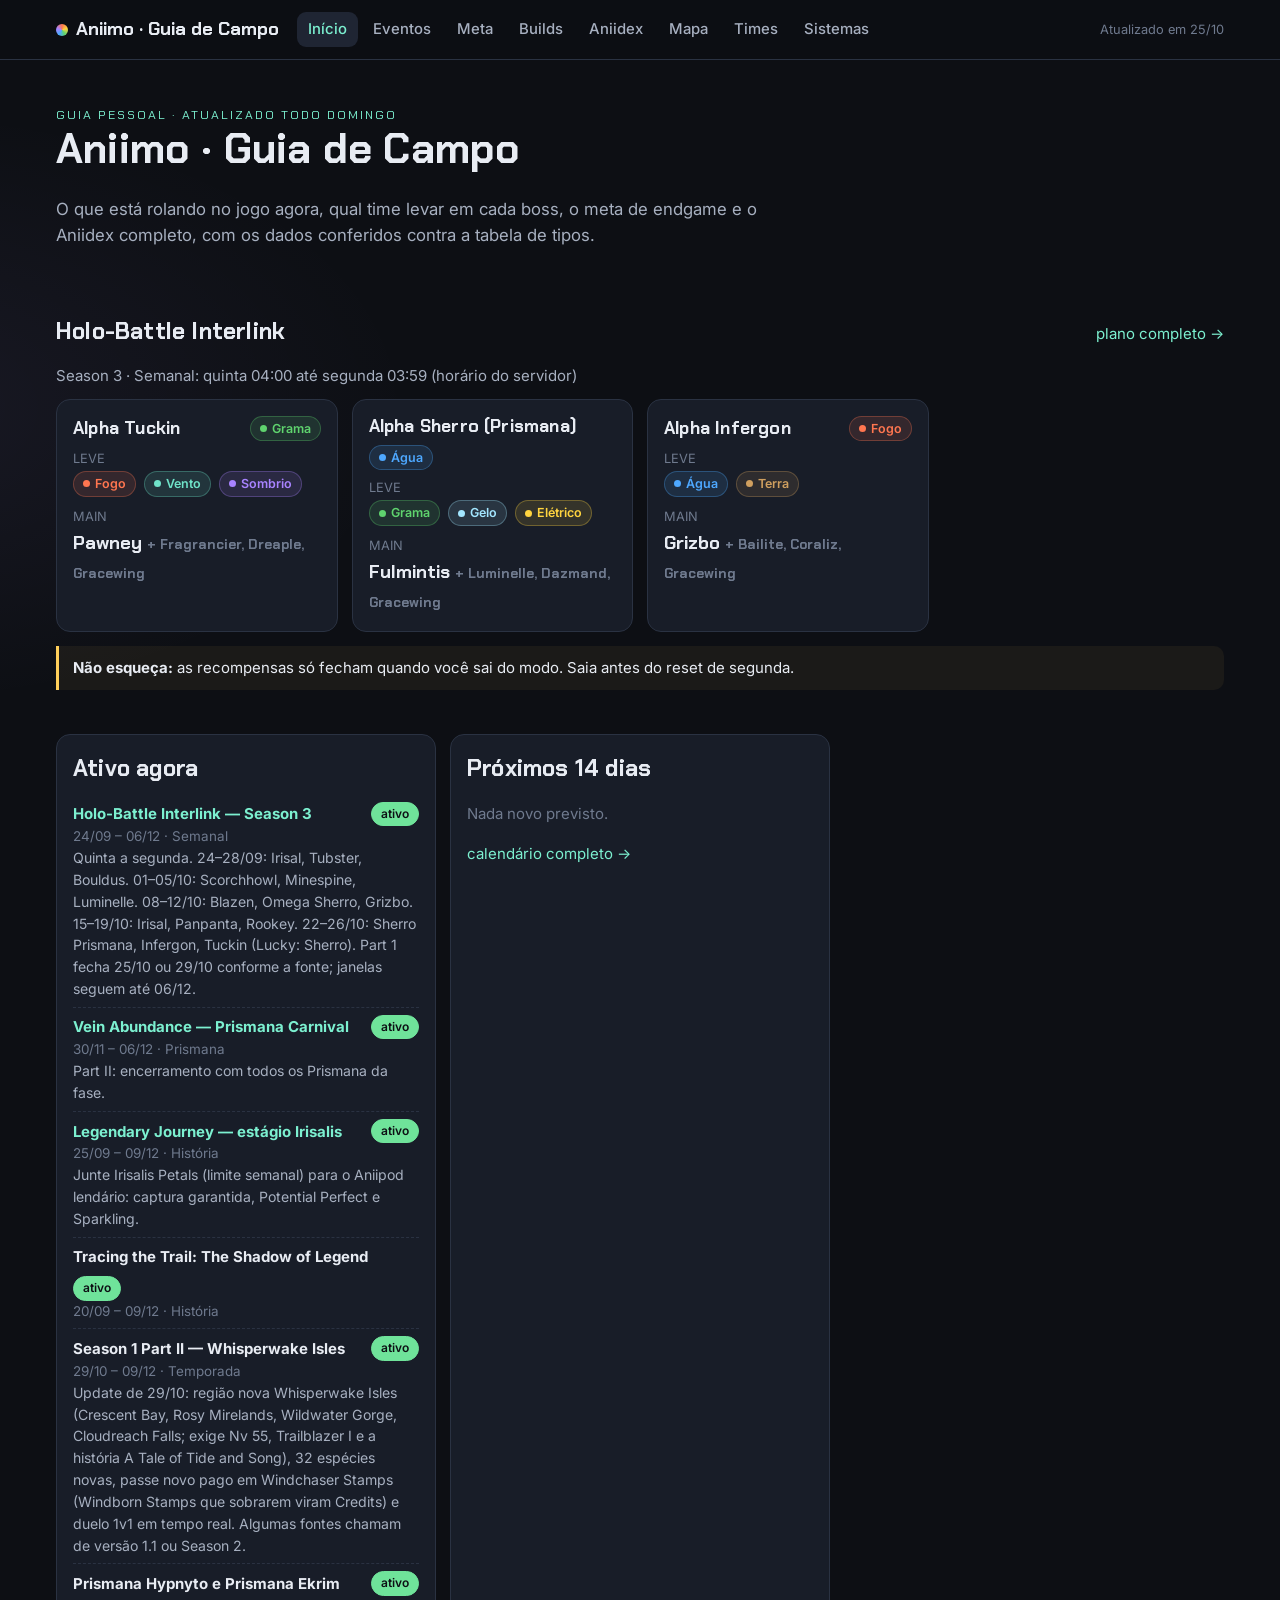
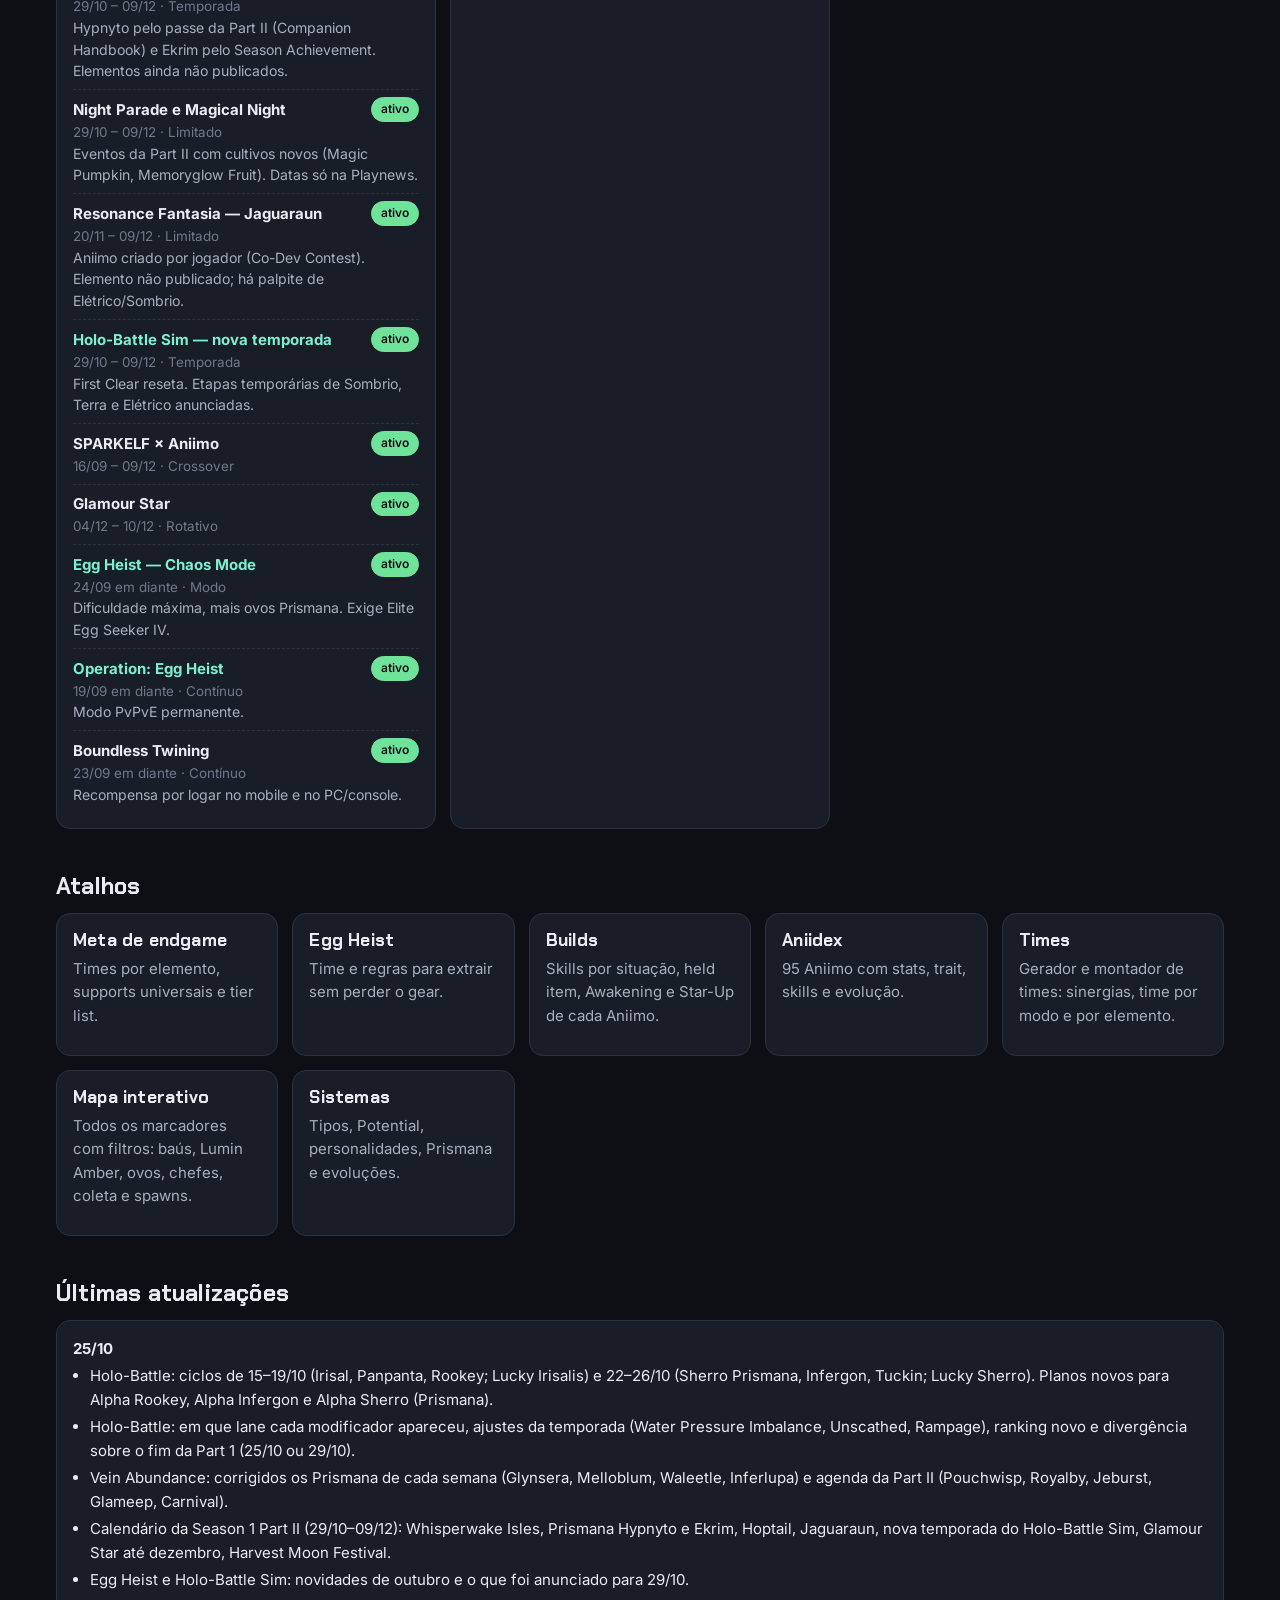
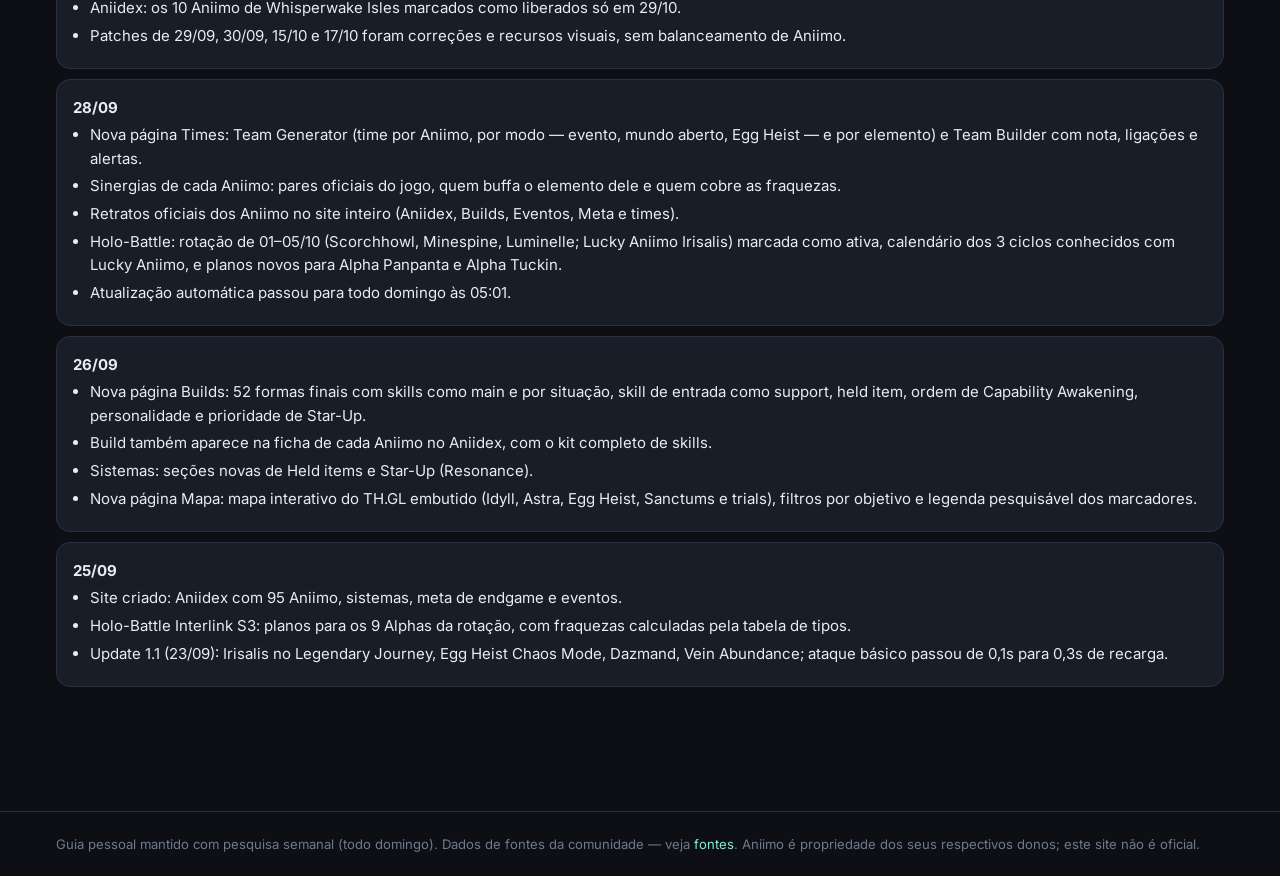
<file: index.html>
<!doctype html>
<html lang="pt-BR">
<head>
<meta charset="utf-8"><meta name="viewport" content="width=device-width,initial-scale=1">
<title>Aniimo · Guia de Campo</title>
<meta name="description" content="Guia de Aniimo: eventos da semana, times por boss, meta de endgame, Aniidex completo e sistemas.">
<link rel="preconnect" href="https://fonts.googleapis.com"><link rel="preconnect" href="https://fonts.gstatic.com" crossorigin>
<link href="https://fonts.googleapis.com/css2?family=Chakra+Petch:wght@500;600;700&family=Inter:wght@400;500;600;700&display=swap" rel="stylesheet">
<link rel="stylesheet" href="assets/style.css?v=20261025">
</head>
<body>
<header class="top" id="top"></header>
<main id="app"><div class="loading">Carregando…</div></main>
<footer id="foot"></footer>
<script src="assets/app.js?v=20261025"></script>
<script>
(async () => {
  try {
    const [ev, meta, dex, sis] = await Promise.all([A.load("eventos"), A.load("meta"), A.load("aniimo"), A.load("sistemas")]);
    A.setTypes(sis); A.nav(ev.atualizado);
    const amap = A.byName(dex.aniimo), E = sis.elementos, esc = A.esc;

    const cal = ev.calendario.filter(c => c.inicio || c.fim);
    const live = cal.filter(c => A.status(c) === "live").sort((a,b) => (a.fim||"9999").localeCompare(b.fim||"9999"));
    const t = A.today(), in14 = new Date(t); in14.setDate(t.getDate()+14);
    const soon = cal.filter(c => A.status(c) === "soon" && A.parse(c.inicio) <= in14).sort((a,b) => a.inicio.localeCompare(b.inicio));
    const evRow = (c, tag) => `<li><div class="row" style="justify-content:space-between"><b>${c.link ? `<a href="${c.link}">${esc(c.nome)}</a>` : esc(c.nome)}</b>${tag}</div>
      <div class="dim" style="font-size:.84rem">${c.inicio ? A.fmtD(c.inicio) : ""}${c.fim ? " – " + A.fmtD(c.fim) : c.inicio ? " em diante" : ""} · ${esc(c.tipo)}</div>
      ${c.nota ? `<div class="muted" style="font-size:.88rem">${esc(c.nota)}</div>` : ""}</li>`;

    const cyc = A.ciclo(ev.holo);
    const alphas = cyc && cyc.alphas.length ? cyc.alphas : ev.holo.alphas.filter(a => a.ativo);
    const aCard = (a) => {
      const weak = A.weakTo(a.el, E), c = meta.cores[a.cores[0]];
      return `<a class="card" href="eventos.html#${encodeURIComponent(a.nome)}">
        <div class="row" style="justify-content:space-between"><h3 style="margin:0" class="row">${A.pic(a.nome, "md")}${esc(a.nome)}</h3>${A.chips(a.el)}</div>
        <p class="dim" style="font-size:.8rem;margin:.6em 0 .2em">LEVE</p><div class="row">${A.chips(weak)}</div>
        <p class="dim" style="font-size:.8rem;margin:.8em 0 .2em">MAIN</p>
        <div style="font-family:var(--fh);font-size:1.15rem;font-weight:700">${esc(c.main)} <span class="dim" style="font-size:.85rem">+ ${c.supports.map(esc).join(", ")}</span></div>
      </a>`;
    };

    const vein = live.find(c => c.regiao);
    const veinMons = vein ? dex.aniimo.filter(a => a.prismana && a.prismana.startsWith(vein.regiao)) : [];

    document.getElementById("app").innerHTML = `
      <section class="hero">
        <div class="kicker">Guia pessoal · atualizado todo domingo</div>
        <h1>Aniimo · Guia de Campo</h1>
        <p class="lead">O que está rolando no jogo agora, qual time levar em cada boss, o meta de endgame e o Aniidex completo, com os dados conferidos contra a tabela de tipos.</p>
      </section>

      <section>
        <div class="row" style="justify-content:space-between;align-items:baseline"><h2>Holo-Battle Interlink${cyc ? " · " + (cyc.soon ? "próxima rotação" : "desta semana") : ""}</h2><a href="eventos.html#holo">plano completo →</a></div>
        <p class="muted">${cyc ? `<b style="color:var(--tx)">${A.fmtD(cyc.de)} – ${A.fmtD(cyc.ate)}</b> · ` : ""}${esc(ev.holo.temporada)} · ${esc(ev.holo.janela)}</p>
        ${cyc && cyc.lucky ? `<p class="row" style="gap:8px;margin:-4px 0 12px">${A.pic(cyc.lucky, "md")}<span>Lucky Aniimo: <a href="${A.dexLink(cyc.lucky)}"><b>${esc(cyc.lucky)}</b></a> <span class="dim">(vitória com ele dá +10.000 Credits)</span></span></p>` : ""}
        <div class="grid g3">${alphas.map(aCard).join("")}</div>
        <div class="note" style="margin-top:14px"><b>Não esqueça:</b> as recompensas só fecham quando você sai do modo. Saia antes do reset de segunda.</div>
      </section>

      ${vein ? `<section><h2>Prismana da semana</h2>
        <div class="card hl"><div class="row" style="justify-content:space-between"><b>${esc(vein.nome)}</b><span class="pill pr">até ${A.fmtD(vein.fim)}</span></div>
        <p class="muted">Formas Prismana que aparecem nessa região:</p>
        <div class="row">${veinMons.map(m => `<a class="pill" href="${A.dexLink(m.nome)}">${esc(m.nome)}</a>`).join(" ") || "—"}</div></div></section>` : ""}

      <section class="grid g2">
        <div class="card"><h2>Ativo agora</h2><ul class="clean">${live.map(c => evRow(c, `<span class="pill live">ativo</span>`)).join("")}</ul></div>
        <div class="card"><h2>Próximos 14 dias</h2><ul class="clean">${soon.length ? soon.map(c => evRow(c, `<span class="pill soon">${A.fmtD(c.inicio)}</span>`)).join("") : `<li class="dim">Nada novo previsto.</li>`}</ul>
          <p style="margin-top:10px"><a href="eventos.html#calendario">calendário completo →</a></p></div>
      </section>

      <section>
        <h2>Atalhos</h2>
        <div class="grid g4">
          <a class="card" href="meta.html"><h3>Meta de endgame</h3><p class="muted">Times por elemento, supports universais e tier list.</p></a>
          <a class="card" href="eventos.html#egg"><h3>Egg Heist</h3><p class="muted">Time e regras para extrair sem perder o gear.</p></a>
          <a class="card" href="builds.html"><h3>Builds</h3><p class="muted">Skills por situação, held item, Awakening e Star-Up de cada Aniimo.</p></a>
          <a class="card" href="aniidex.html"><h3>Aniidex</h3><p class="muted">${dex.aniimo.length} Aniimo com stats, trait, skills e evolução.</p></a>
          <a class="card" href="times.html"><h3>Times</h3><p class="muted">Gerador e montador de times: sinergias, time por modo e por elemento.</p></a>
          <a class="card" href="mapa.html"><h3>Mapa interativo</h3><p class="muted">Todos os marcadores com filtros: baús, Lumin Amber, ovos, chefes, coleta e spawns.</p></a>
          <a class="card" href="sistemas.html"><h3>Sistemas</h3><p class="muted">Tipos, Potential, personalidades, Prismana e evoluções.</p></a>
        </div>
      </section>

      <section>
        <h2>Últimas atualizações</h2>
        ${ev.changelog.slice(0,4).map(c => `<div class="card" style="margin-bottom:10px"><b>${A.fmtD(c.data)}</b><ul class="tick">${c.itens.map(i => `<li>${esc(i)}</li>`).join("")}</ul></div>`).join("")}
      </section>`;
  } catch (e) { A.fail(e); }
})();
</script>
</body>
</html>
</file>
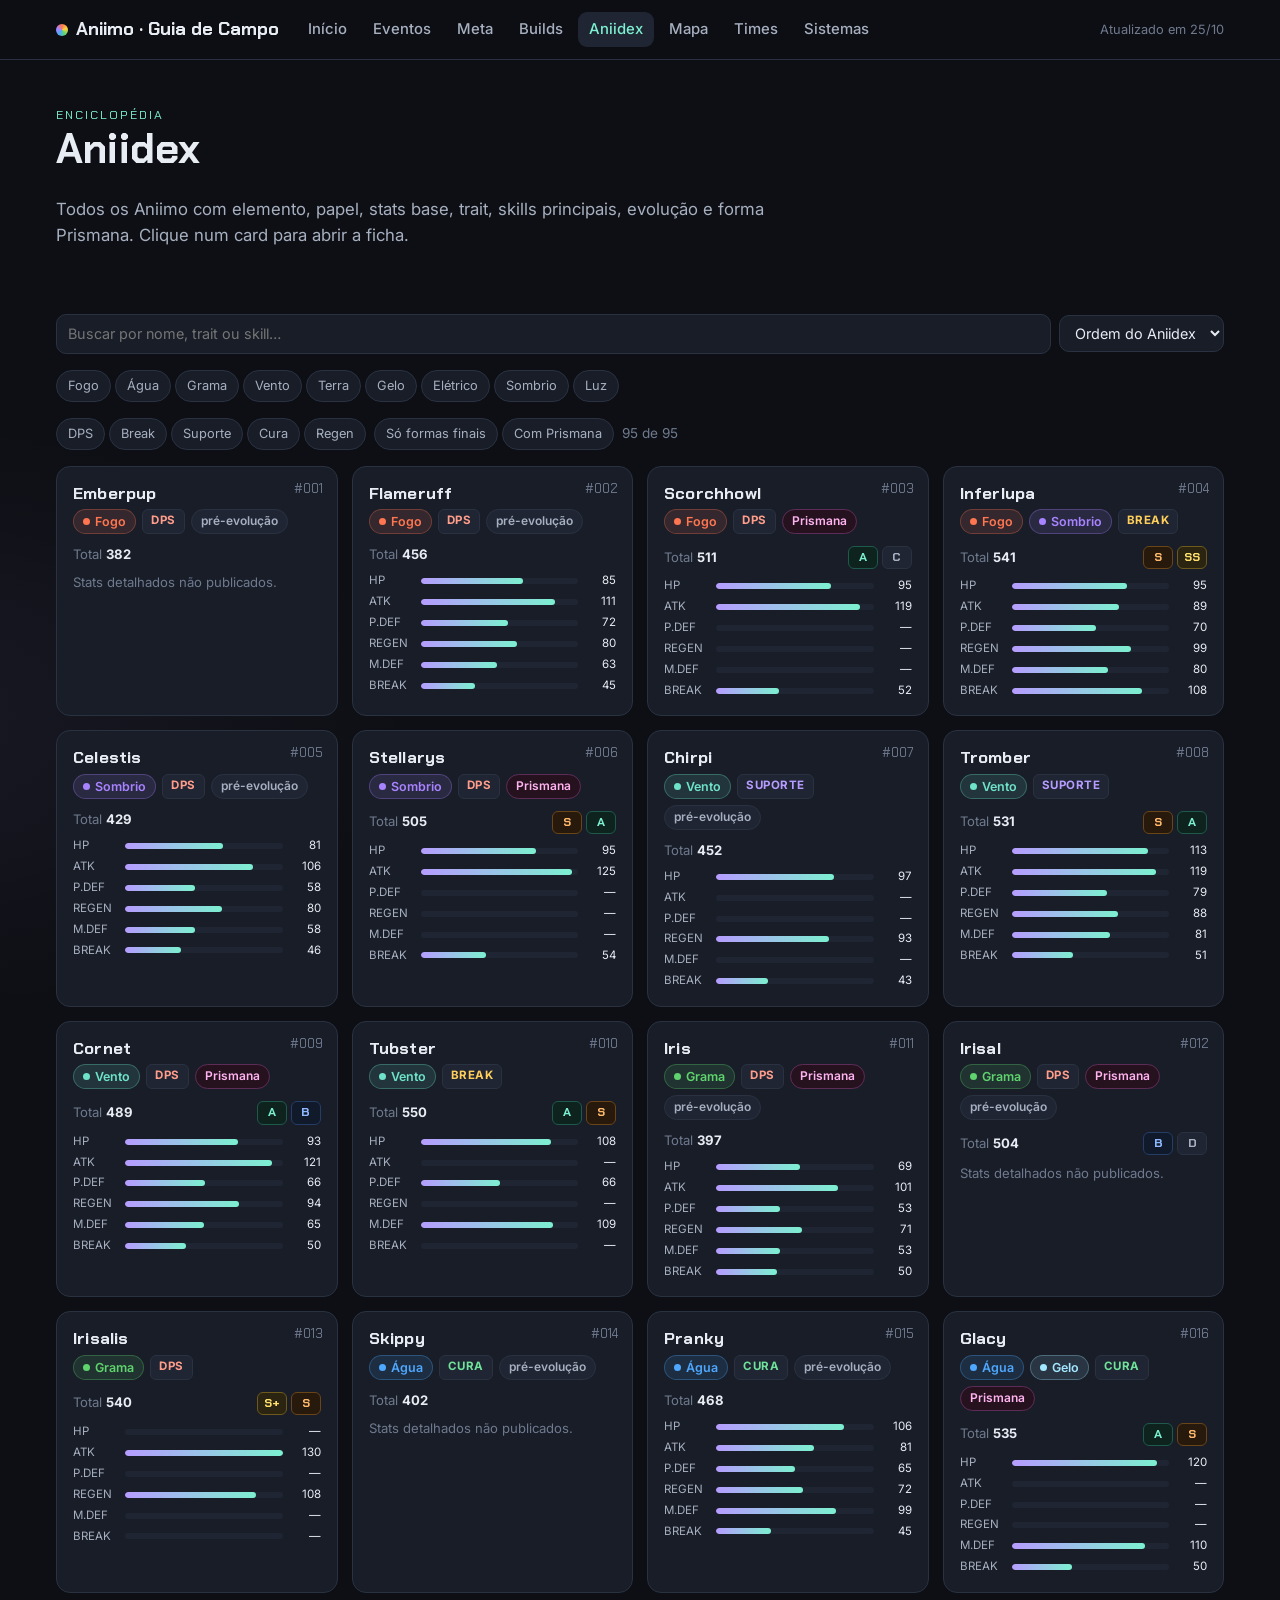
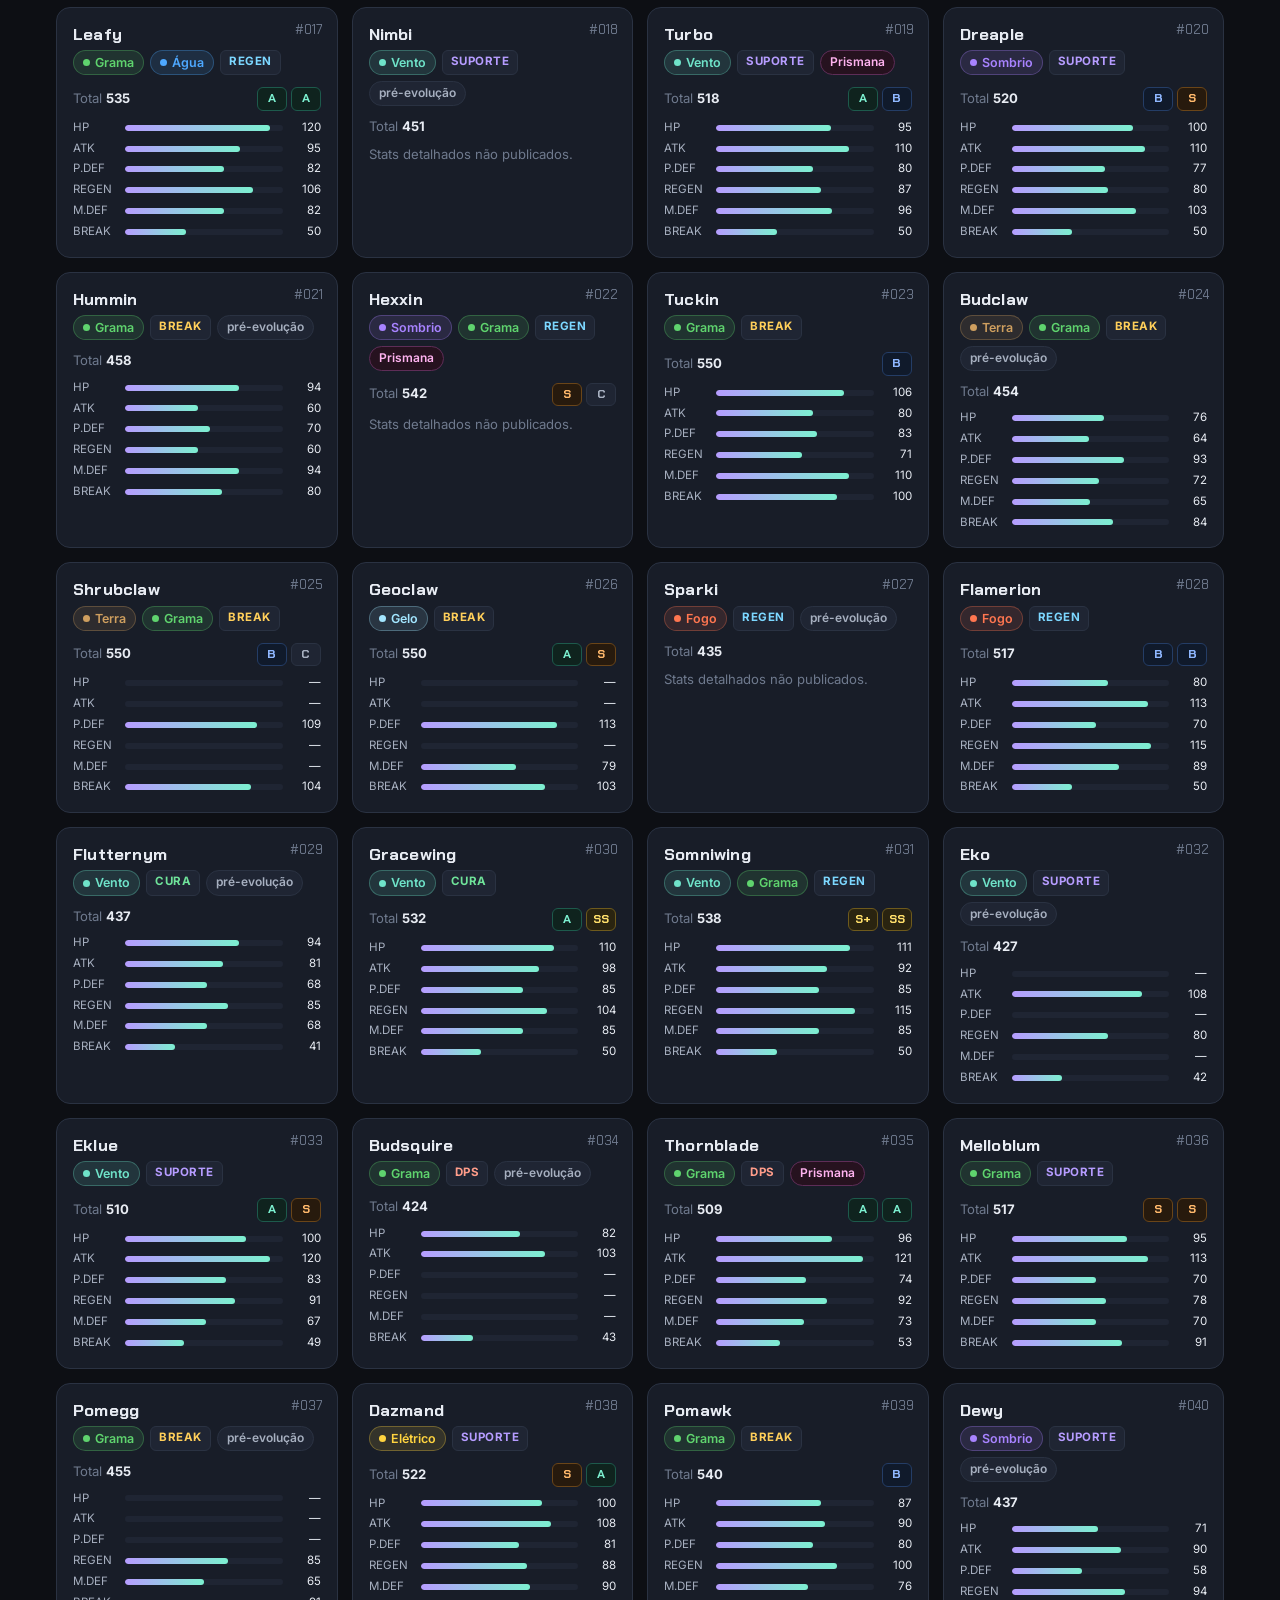
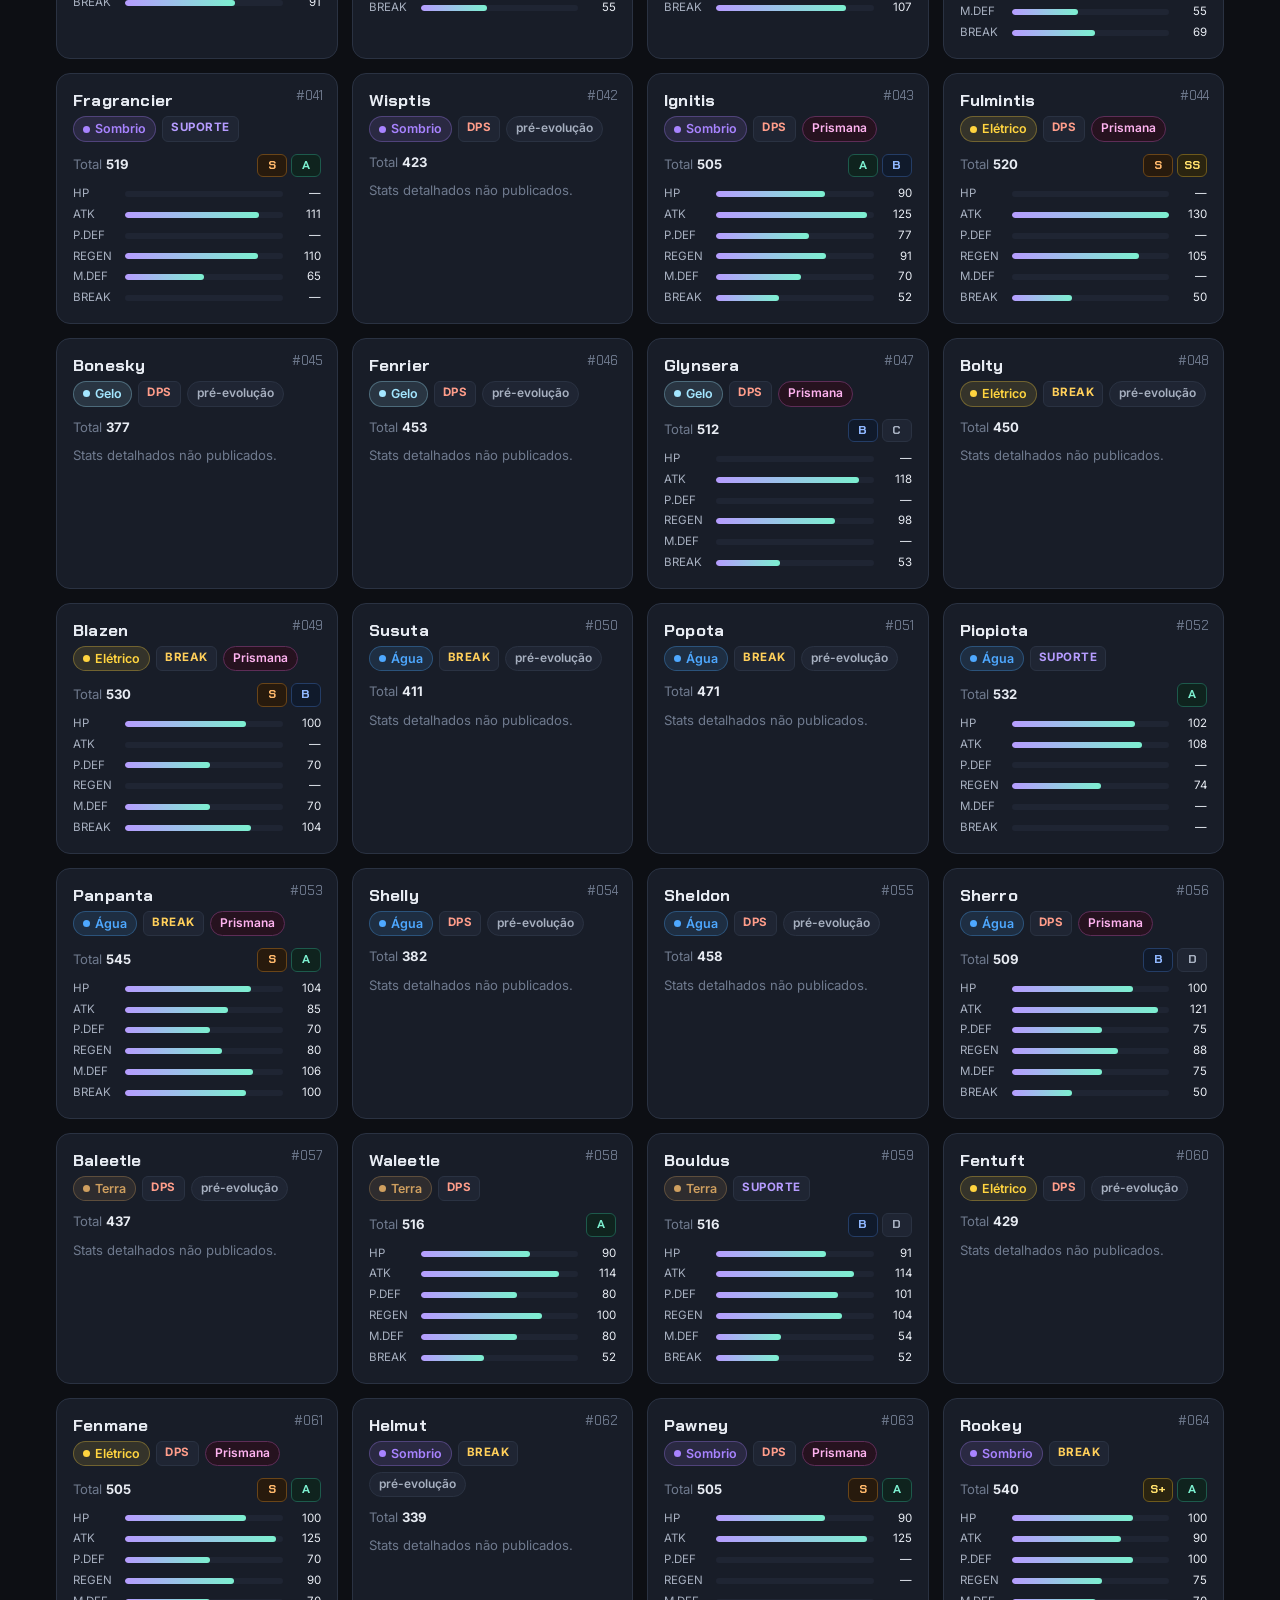
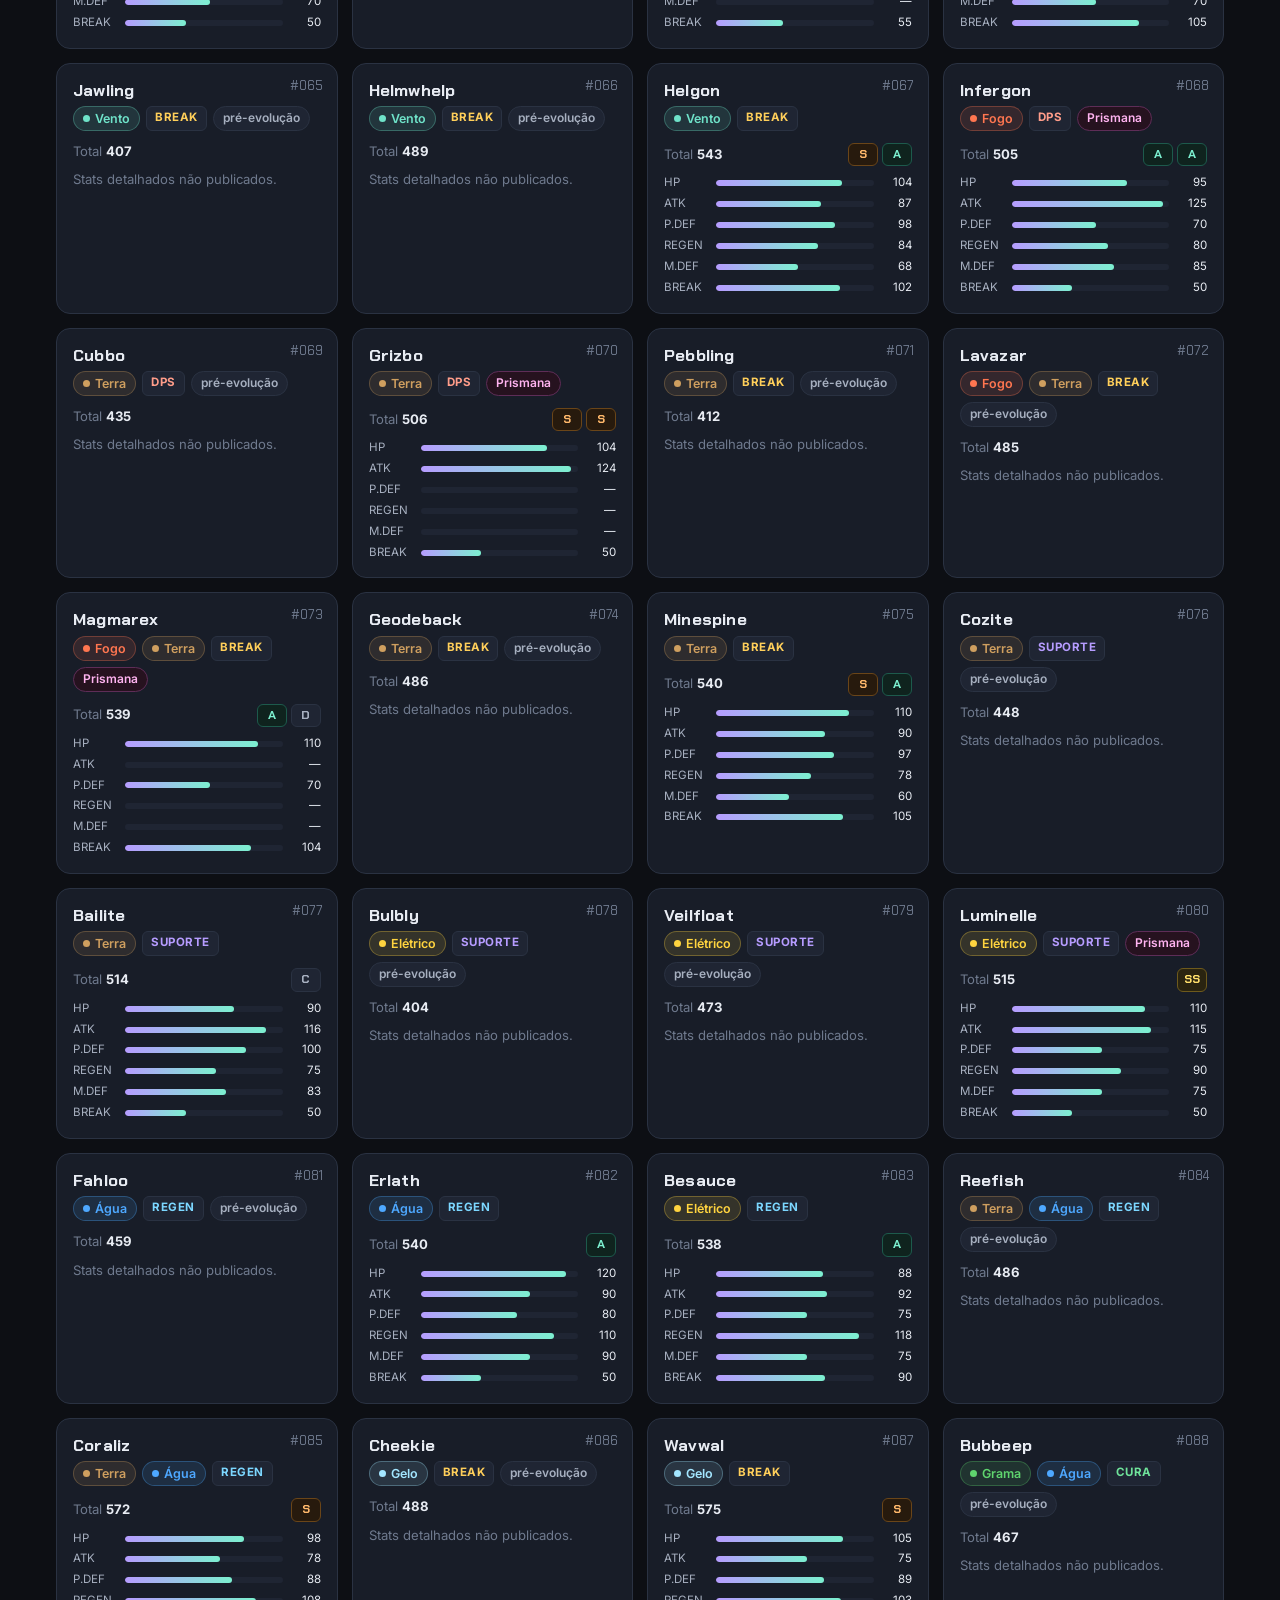
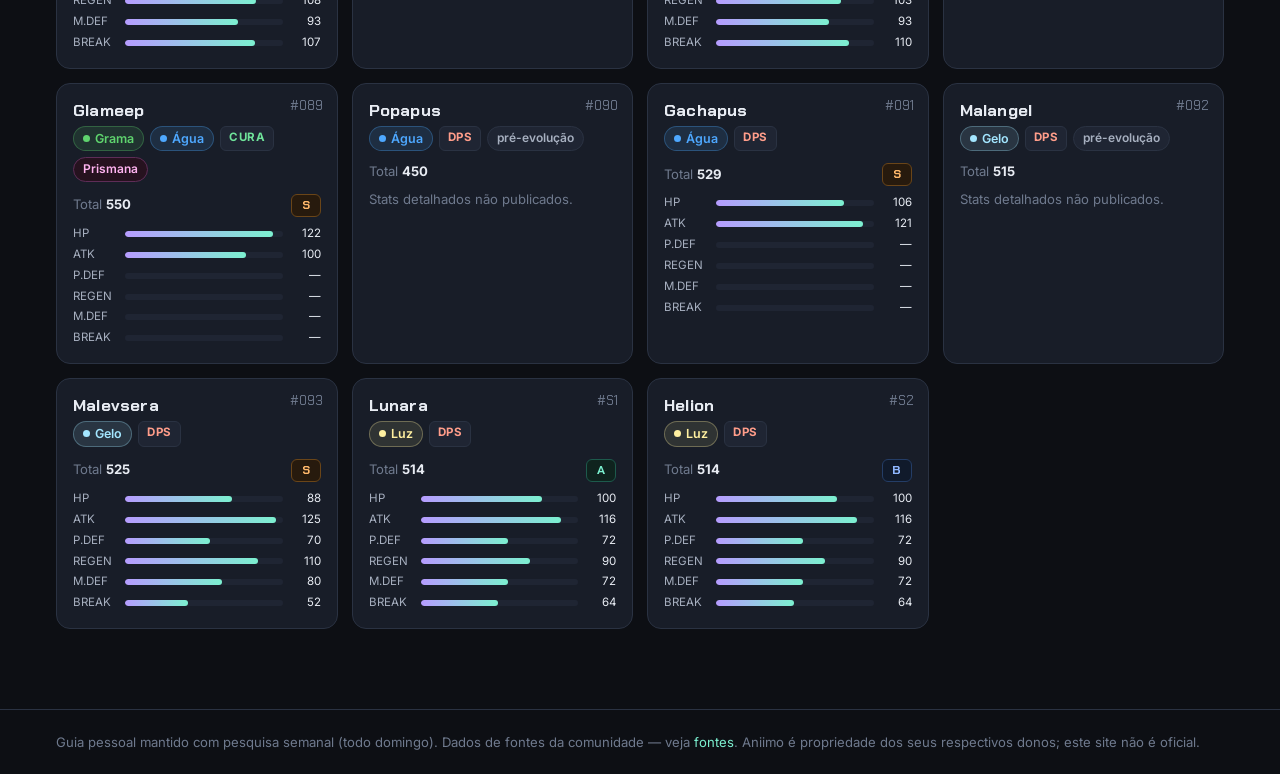
<file: aniidex.html>
<!doctype html>
<html lang="pt-BR">
<head>
<meta charset="utf-8"><meta name="viewport" content="width=device-width,initial-scale=1">
<title>Aniidex · Aniimo Guia de Campo</title>
<link rel="preconnect" href="https://fonts.googleapis.com"><link rel="preconnect" href="https://fonts.gstatic.com" crossorigin>
<link href="https://fonts.googleapis.com/css2?family=Chakra+Petch:wght@500;600;700&family=Inter:wght@400;500;600;700&display=swap" rel="stylesheet">
<link rel="stylesheet" href="assets/style.css?v=20261025">
</head>
<body>
<header class="top" id="top"></header>
<main>
  <section class="hero"><div class="kicker">Enciclopédia</div><h1>Aniidex</h1>
    <p class="lead">Todos os Aniimo com elemento, papel, stats base, trait, skills principais, evolução e forma Prismana. Clique num card para abrir a ficha.</p></section>
  <div class="bar">
    <input id="q" type="search" placeholder="Buscar por nome, trait ou skill…" aria-label="Buscar">
    <select id="sort" aria-label="Ordenar">
      <option value="dex">Ordem do Aniidex</option><option value="total">Maior total</option><option value="atk">Maior ATK</option><option value="brk">Maior BREAK</option><option value="tier">Melhor tier</option>
    </select>
  </div>
  <div class="bar"><div class="tg" id="fe"></div></div>
  <div class="bar"><div class="tg" id="fr"></div><div class="tg" id="fx"><button data-x="final">Só formas finais</button><button data-x="pr">Com Prismana</button></div><span class="count" id="count"></span></div>
  <div class="grid g3" id="grid"><div class="loading">Carregando…</div></div>
</main>
<dialog id="dlg"><div class="dlg" id="dlgc"></div></dialog>
<footer id="foot"></footer>
<script src="assets/app.js?v=20261025"></script>
<script>
(async () => {
  try {
    const [dex, sis, bd] = await Promise.all([A.load("aniimo"), A.load("sistemas"), A.load("builds")]);
    A.setTypes(sis); A.nav(dex.atualizado);
    const esc = A.esc, L = dex.aniimo, amap = A.byName(L), E = sis.elementos;
    const ROLES = ["DPS","Break","Suporte","Cura","Regen"], SN = ["HP","ATK","P.DEF","REGEN","M.DEF","BREAK"];
    const ORDER = {"SS":0,"S+":0,"S":1,"A":2,"B":3,"C":4,"D":5};
    const tscore = (a) => Math.min(ORDER[a.tier.ath] ?? 9, ORDER[a.tier.mob] ?? 9);
    const st = { q:"", el:new Set(), r:new Set(), final:false, pr:false, sort:"dex" };

    document.getElementById("fe").innerHTML = E.map(e => `<button data-e="${e}">${e}</button>`).join("");
    document.getElementById("fr").innerHTML = ROLES.map(r => `<button data-r="${r}">${r}</button>`).join("");

    const bars = (s) => s ? `<div class="bars">${s.map((v,i) => `<span>${SN[i]}</span><div class="b"><i style="width:${v ? Math.min(100, v/130*100) : 0}%"></i></div><span class="v">${v ?? "—"}</span>`).join("")}</div>` : `<p class="dim" style="font-size:.82rem;margin:0">Stats detalhados não publicados.</p>`;
    const card = (a) => `<div class="card dex" data-n="${esc(a.nome)}" tabindex="0" role="button" aria-label="Abrir ficha de ${esc(a.nome)}">
      ${A.pic(a.nome, "lg fr")}<span class="no">#${esc(a.dex)}</span><h3>${esc(a.nome)}</h3>
      <div class="meta">${A.chips(a.el)} ${A.role(a.papel)} ${a.prismana ? `<span class="pill pr">Prismana</span>` : ""} ${!a.final ? `<span class="pill">pré-evolução</span>` : ""}</div>
      <div class="row" style="justify-content:space-between;margin-bottom:8px"><span class="dim" style="font-size:.82rem">Total <b style="color:var(--tx)">${a.total}</b></span><span>${A.tier(a.tier.ath,"All Things How")} ${A.tier(a.tier.mob,"Mobalytics")}</span></div>
      ${bars(a.stats)}</div>`;

    const hay = (a) => [a.nome, a.trait?.nome, a.trait?.efeito, ...a.skills.map(s => s.nome), a.evo].join(" ").toLowerCase();
    const draw = () => {
      let r = L.filter(a => (!st.q || hay(a).includes(st.q)) && (!st.el.size || a.el.some(e => st.el.has(e))) && (!st.r.size || st.r.has(a.papel)) && (!st.final || a.final) && (!st.pr || a.prismana));
      const k = {atk:1, brk:5}[st.sort];
      if (st.sort === "total") r.sort((a,b) => b.total - a.total);
      else if (k !== undefined) r.sort((a,b) => ((b.stats?.[k]) ?? -1) - ((a.stats?.[k]) ?? -1));
      else if (st.sort === "tier") r.sort((a,b) => tscore(a) - tscore(b));
      document.getElementById("grid").innerHTML = r.map(card).join("") || `<p class="dim">Nenhum Aniimo com esses filtros.</p>`;
      document.getElementById("count").textContent = `${r.length} de ${L.length}`;
    };

    const dlg = document.getElementById("dlg"), dc = document.getElementById("dlgc");
    const open = (n) => {
      const a = amap[n]; if (!a) return;
      const weak = A.weakTo(a.el, E), res = A.resists(a.el, E);
      const hits = E.filter(e => a.el.some(x => A.mult(x, e) > 1));
      dc.innerHTML = `<button class="x" aria-label="Fechar">✕</button>
        ${A.artUrl(a.nome) ? `<img class="art" src="${A.artUrl(a.nome)}" alt="${esc(a.nome)}" onerror="this.remove()">` : ""}<div class="dim" style="font-family:var(--fh)">#${esc(a.dex)}</div>
        <h2 style="font-size:1.8rem;margin:.1em 0 .3em">${esc(a.nome)}</h2>
        <div class="row" style="margin-bottom:14px">${A.chips(a.el)} ${A.role(a.papel)} ${a.prismana ? `<span class="pill pr">Prismana: ${esc(a.prismana)}</span>` : ""}</div>
        <div class="grid g2" style="gap:16px">
          <div><h4>Stats base · total ${a.total}</h4>${bars(a.stats)}</div>
          <div class="kv" style="align-content:start">
            <b>Tier</b><div>${A.tier(a.tier.ath,"All Things How") || "—"} <span class="dim">ATH</span> · ${A.tier(a.tier.mob,"Mobalytics") || "—"} <span class="dim">Mobalytics</span></div>
            <b>Bate forte em</b><div class="row">${A.chips(hits) || "—"}</div>
            <b>Toma 1,6× de</b><div class="row">${A.chips(weak) || "—"}</div>
            <b>Resiste a</b><div class="row">${A.chips(res) || "—"}</div>
            ${a.local ? `<b>Onde</b><div>${esc(a.local)}</div>` : ""}
          </div>
        </div>
        ${a.trait ? `<h4 style="margin-top:18px">Trait · ${esc(a.trait.nome)}</h4><p>${esc(a.trait.efeito)}</p>` : ""}
        ${bd.builds[a.nome] ? `<h4 style="margin-top:18px">Build <a href="builds.html#${encodeURIComponent(a.nome)}" style="font-size:.8rem;font-weight:500;margin-left:6px">abrir em Builds →</a></h4>${A.buildHTML(a.nome, bd.builds[a.nome], bd.resson)}` : ""}
        ${!bd.builds[a.nome] && a.skills.length ? `<h4 style="margin-top:14px">Skills principais</h4>${a.skills.map(s => `<div class="skill">${s.power != null ? `<span class="pw">${s.power}</span>` : ""}<b>${esc(s.nome)}</b><div class="muted" style="font-size:.9rem">${esc(s.efeito)}</div></div>`).join("")}` : ""}
        ${a.nota ? `<div class="note info" style="margin-top:14px">${esc(a.nota)}</div>` : ""}
        ${a.evo ? `<h4 style="margin-top:16px">Evolução</h4><p class="muted">${esc(a.evo)}</p>` : ""}`;
      dc.querySelector(".x").onclick = () => dlg.close();
      if (!dlg.open) dlg.showModal();
      history.replaceState(null, "", "#" + encodeURIComponent(n));
    };
    dlg.addEventListener("close", () => history.replaceState(null, "", location.pathname));
    dlg.addEventListener("click", e => { if (e.target === dlg) dlg.close(); });

    document.getElementById("grid").addEventListener("click", e => { const c = e.target.closest(".dex"); if (c) open(c.dataset.n); });
    document.getElementById("grid").addEventListener("keydown", e => { if (e.key === "Enter") { const c = e.target.closest(".dex"); if (c) open(c.dataset.n); } });
    document.getElementById("q").addEventListener("input", e => { st.q = e.target.value.trim().toLowerCase(); draw(); });
    document.getElementById("sort").addEventListener("change", e => { st.sort = e.target.value; draw(); });
    const tog = (id, key, attr) => document.getElementById(id).addEventListener("click", e => { const b = e.target.closest("button"); if (!b) return; const v = b.dataset[attr]; st[key].has(v) ? st[key].delete(v) : st[key].add(v); b.classList.toggle("on"); draw(); });
    tog("fe","el","e"); tog("fr","r","r");
    document.getElementById("fx").addEventListener("click", e => { const b = e.target.closest("button"); if (!b) return; st[b.dataset.x] = !st[b.dataset.x]; b.classList.toggle("on"); draw(); });

    draw();
    const h = decodeURIComponent(location.hash.slice(1)); if (h && amap[h]) open(h);
    window.addEventListener("hashchange", () => { const n = decodeURIComponent(location.hash.slice(1)); if (n && amap[n]) open(n); });
  } catch (e) { A.fail(e, "grid"); }
})();
</script>
</body>
</html>
</file>
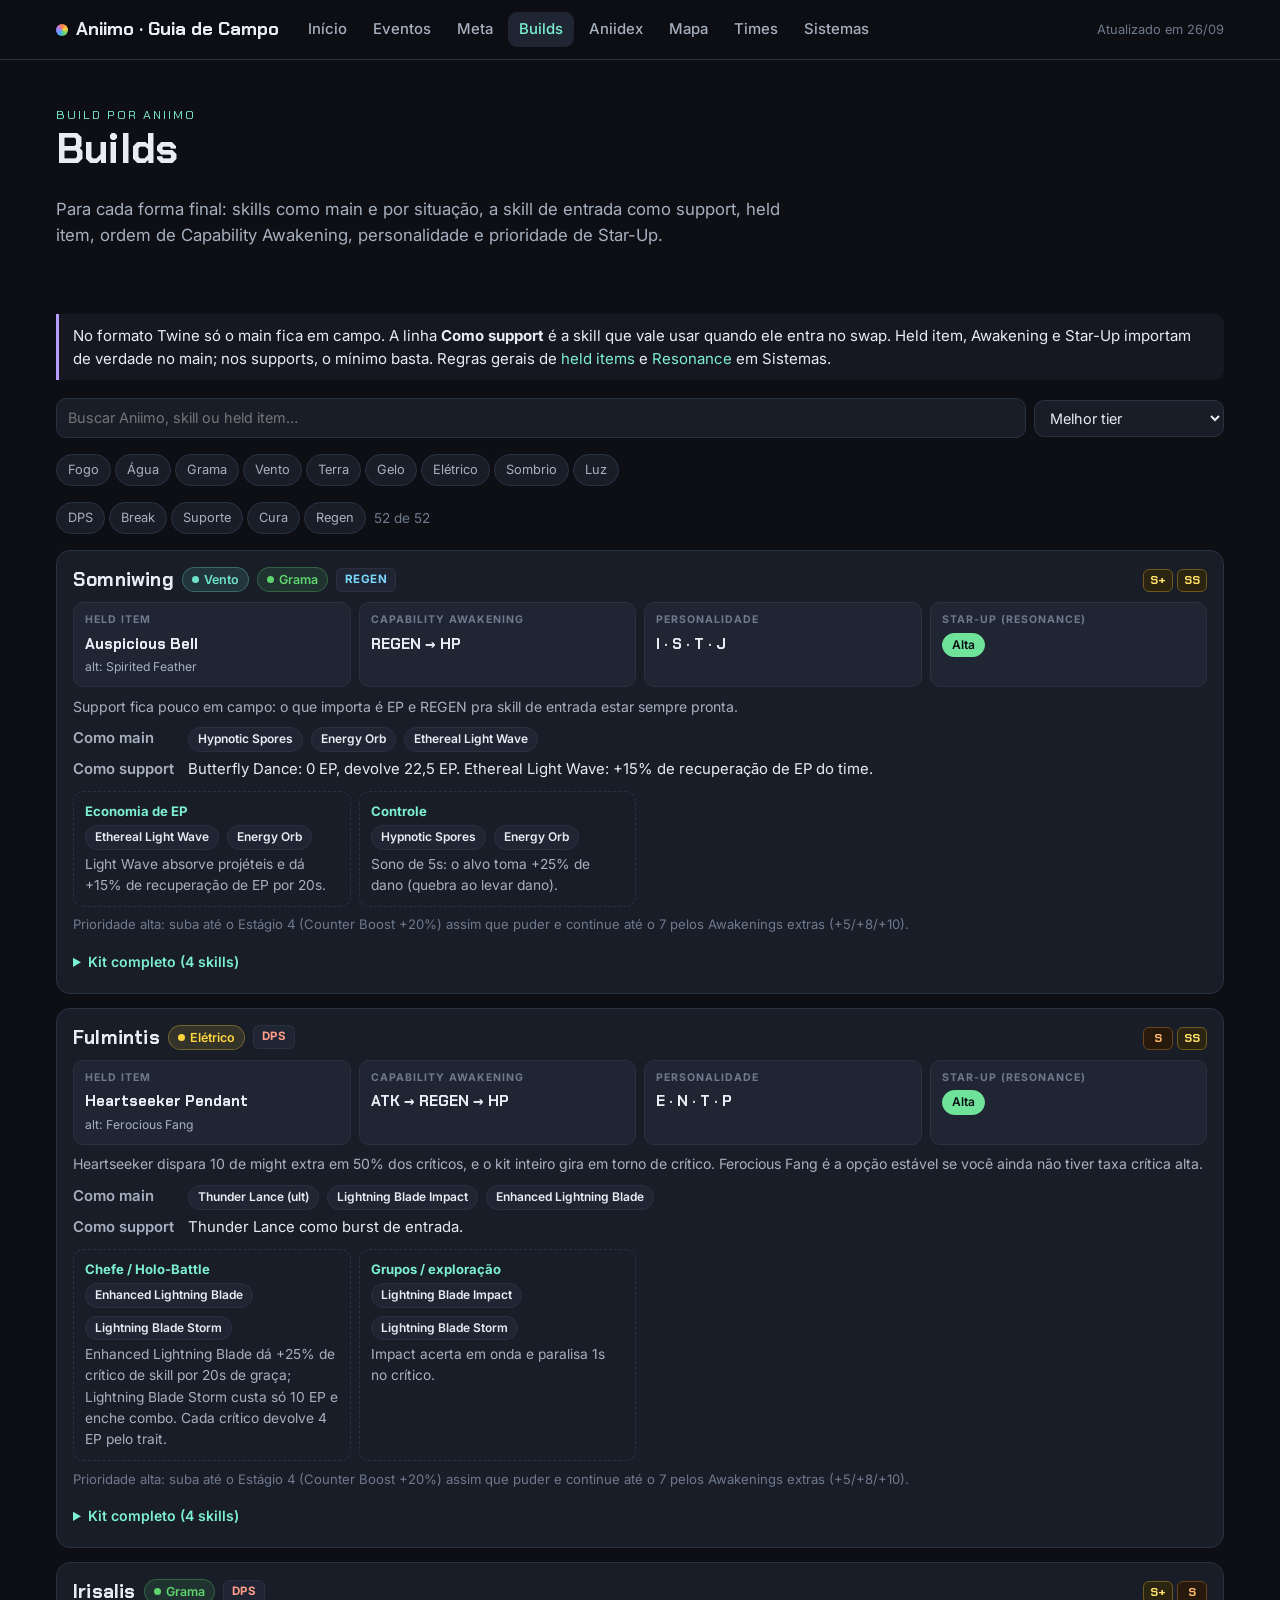
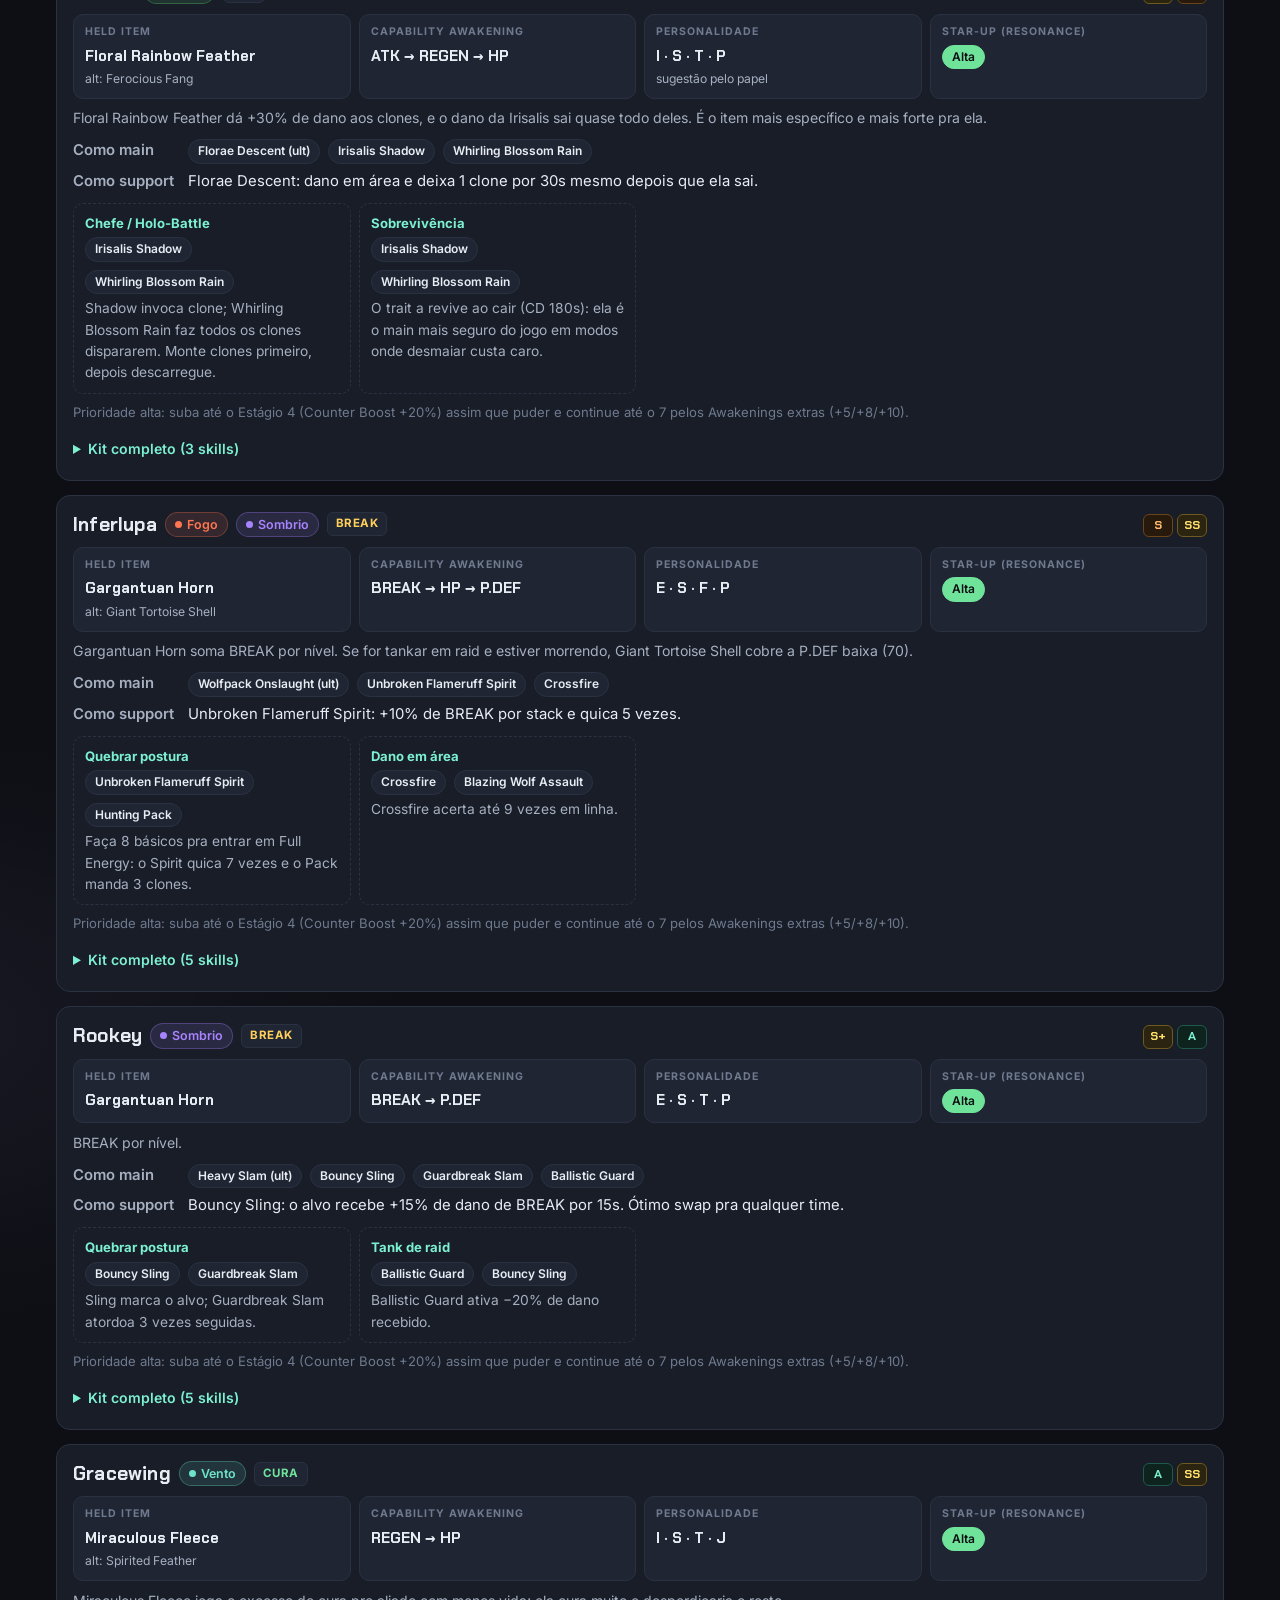
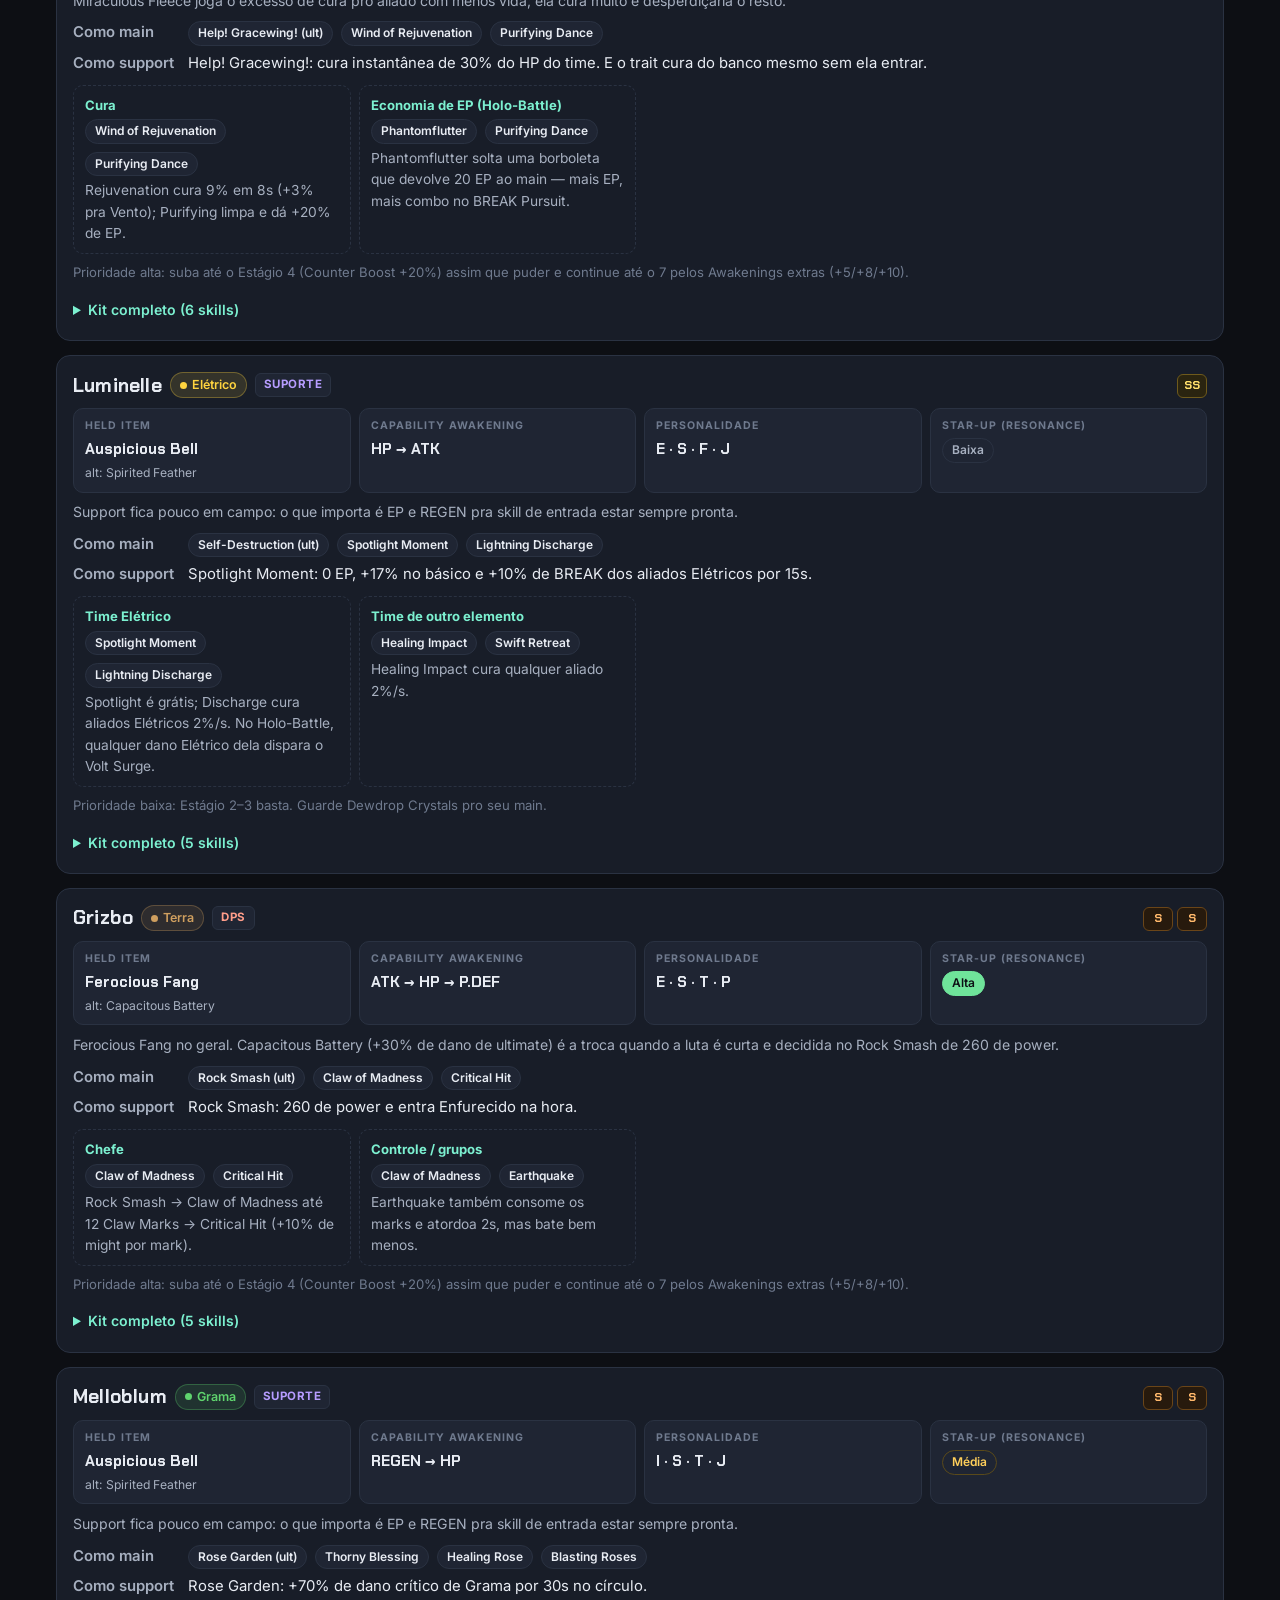
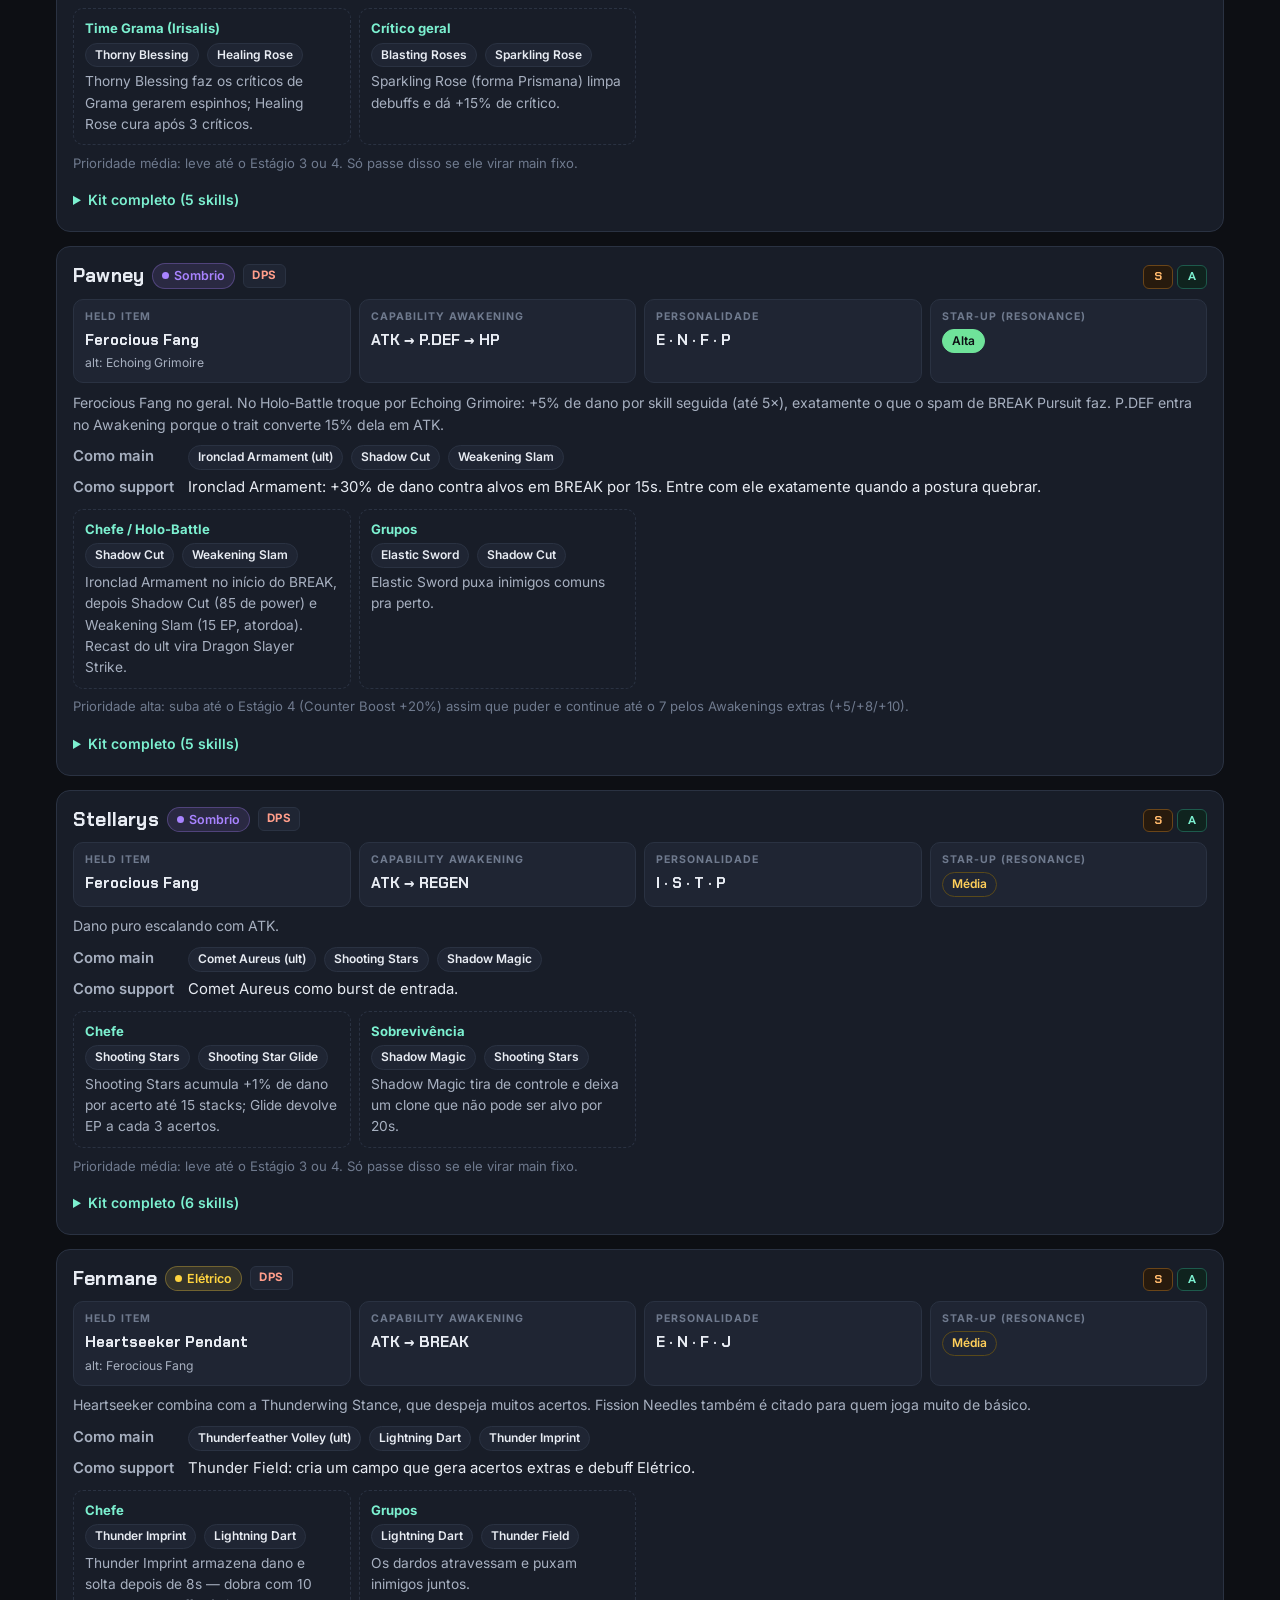
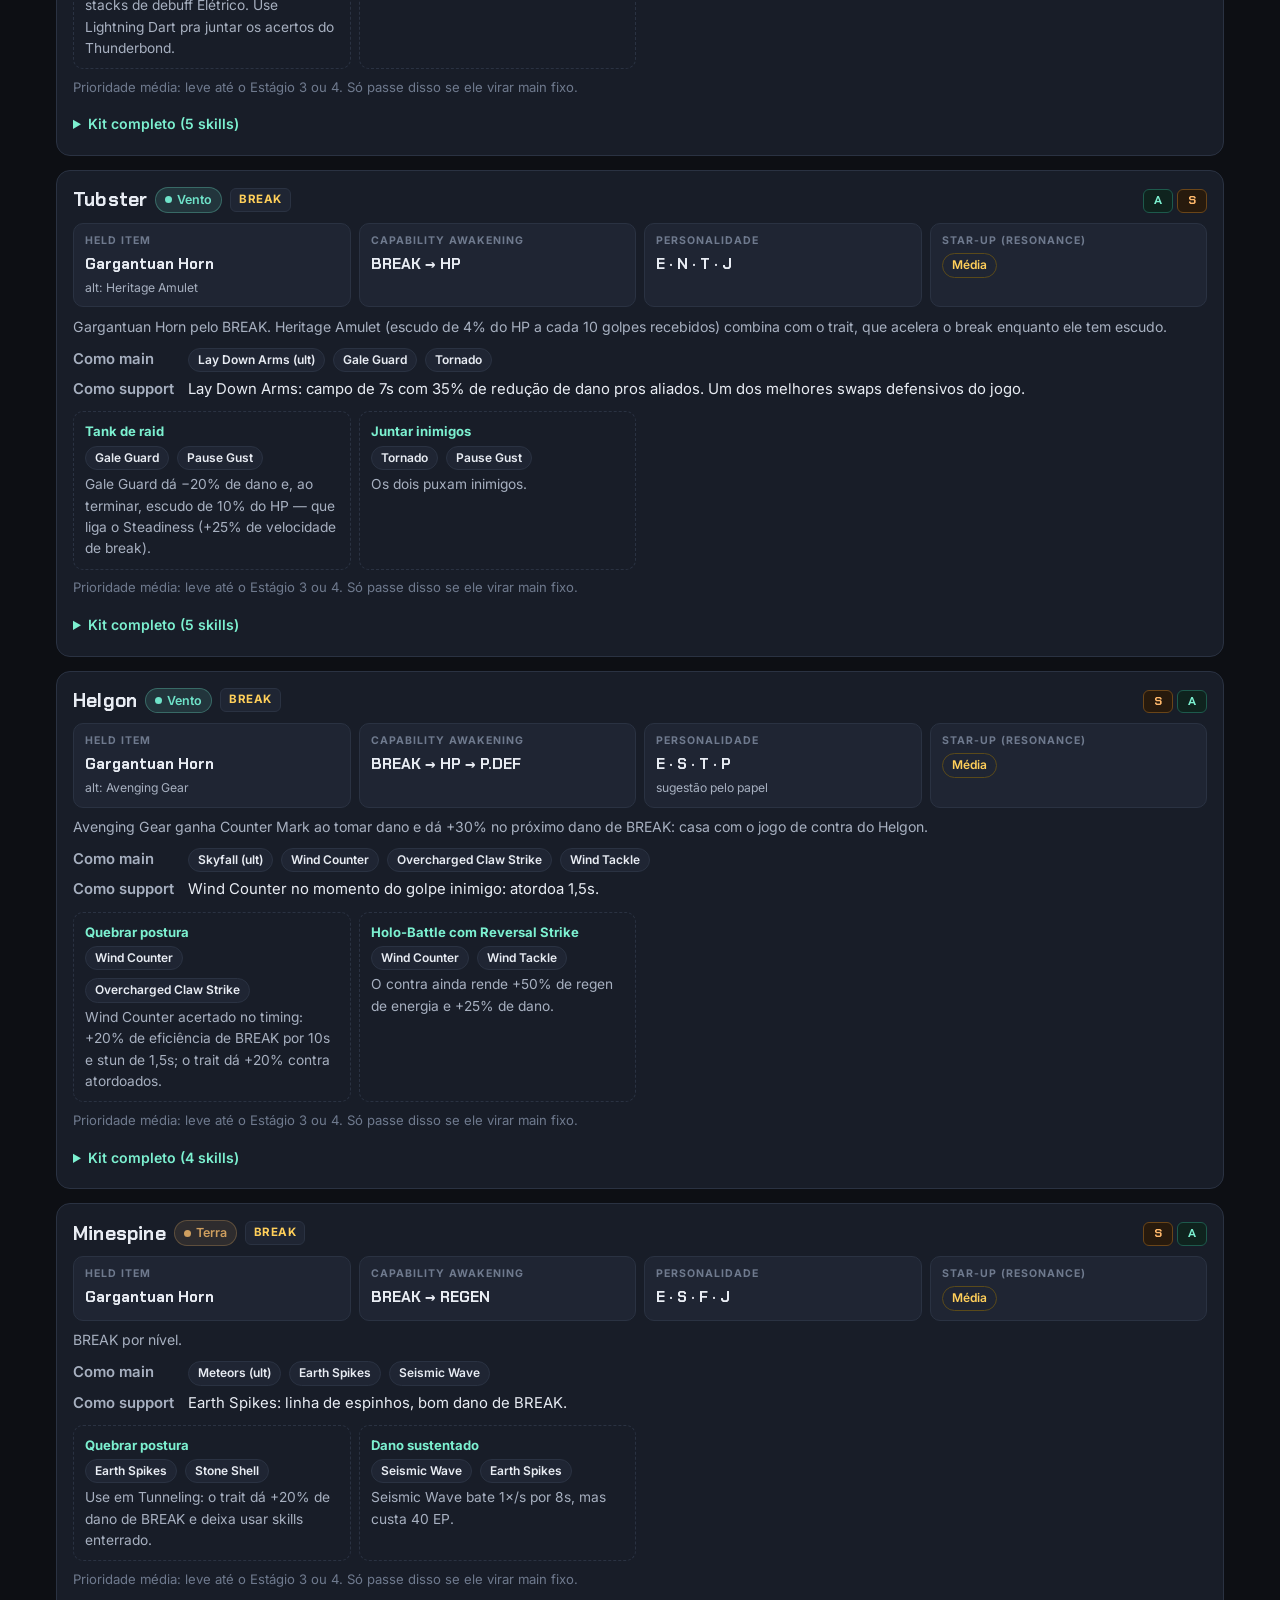
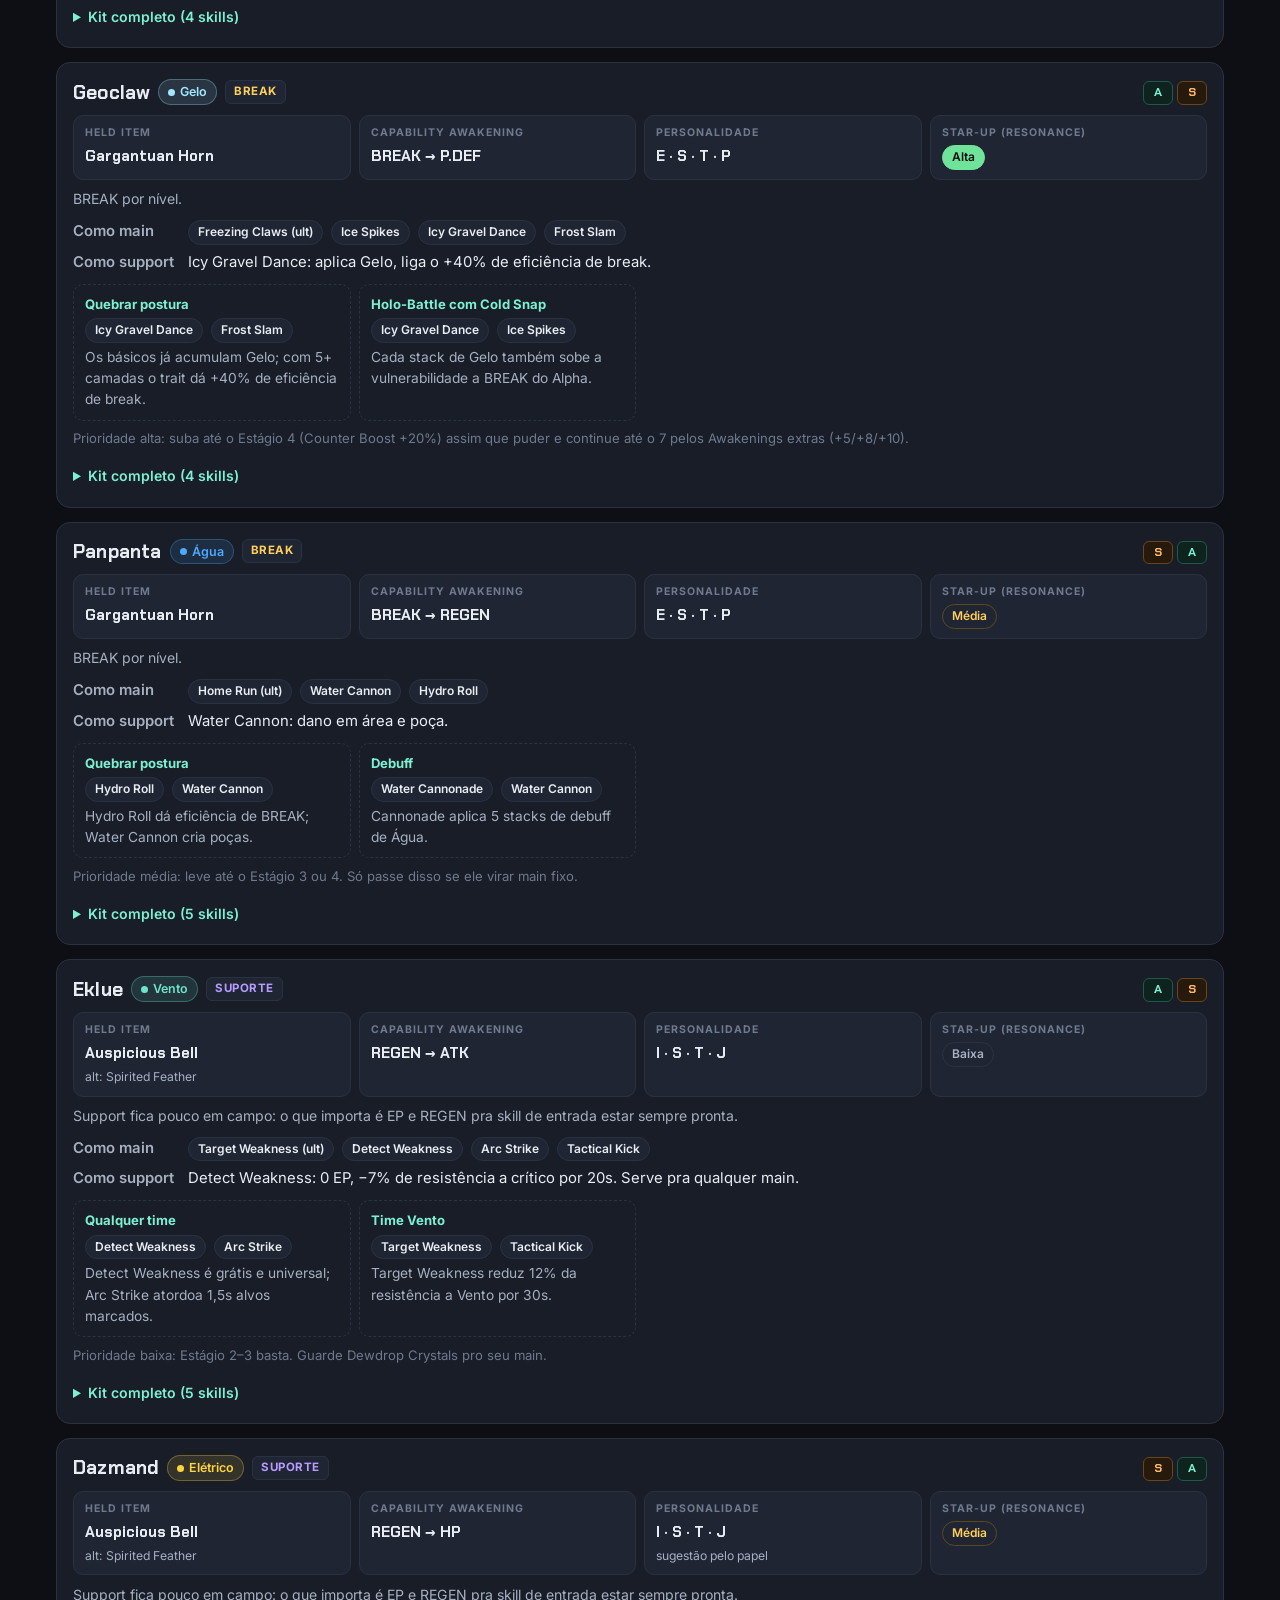
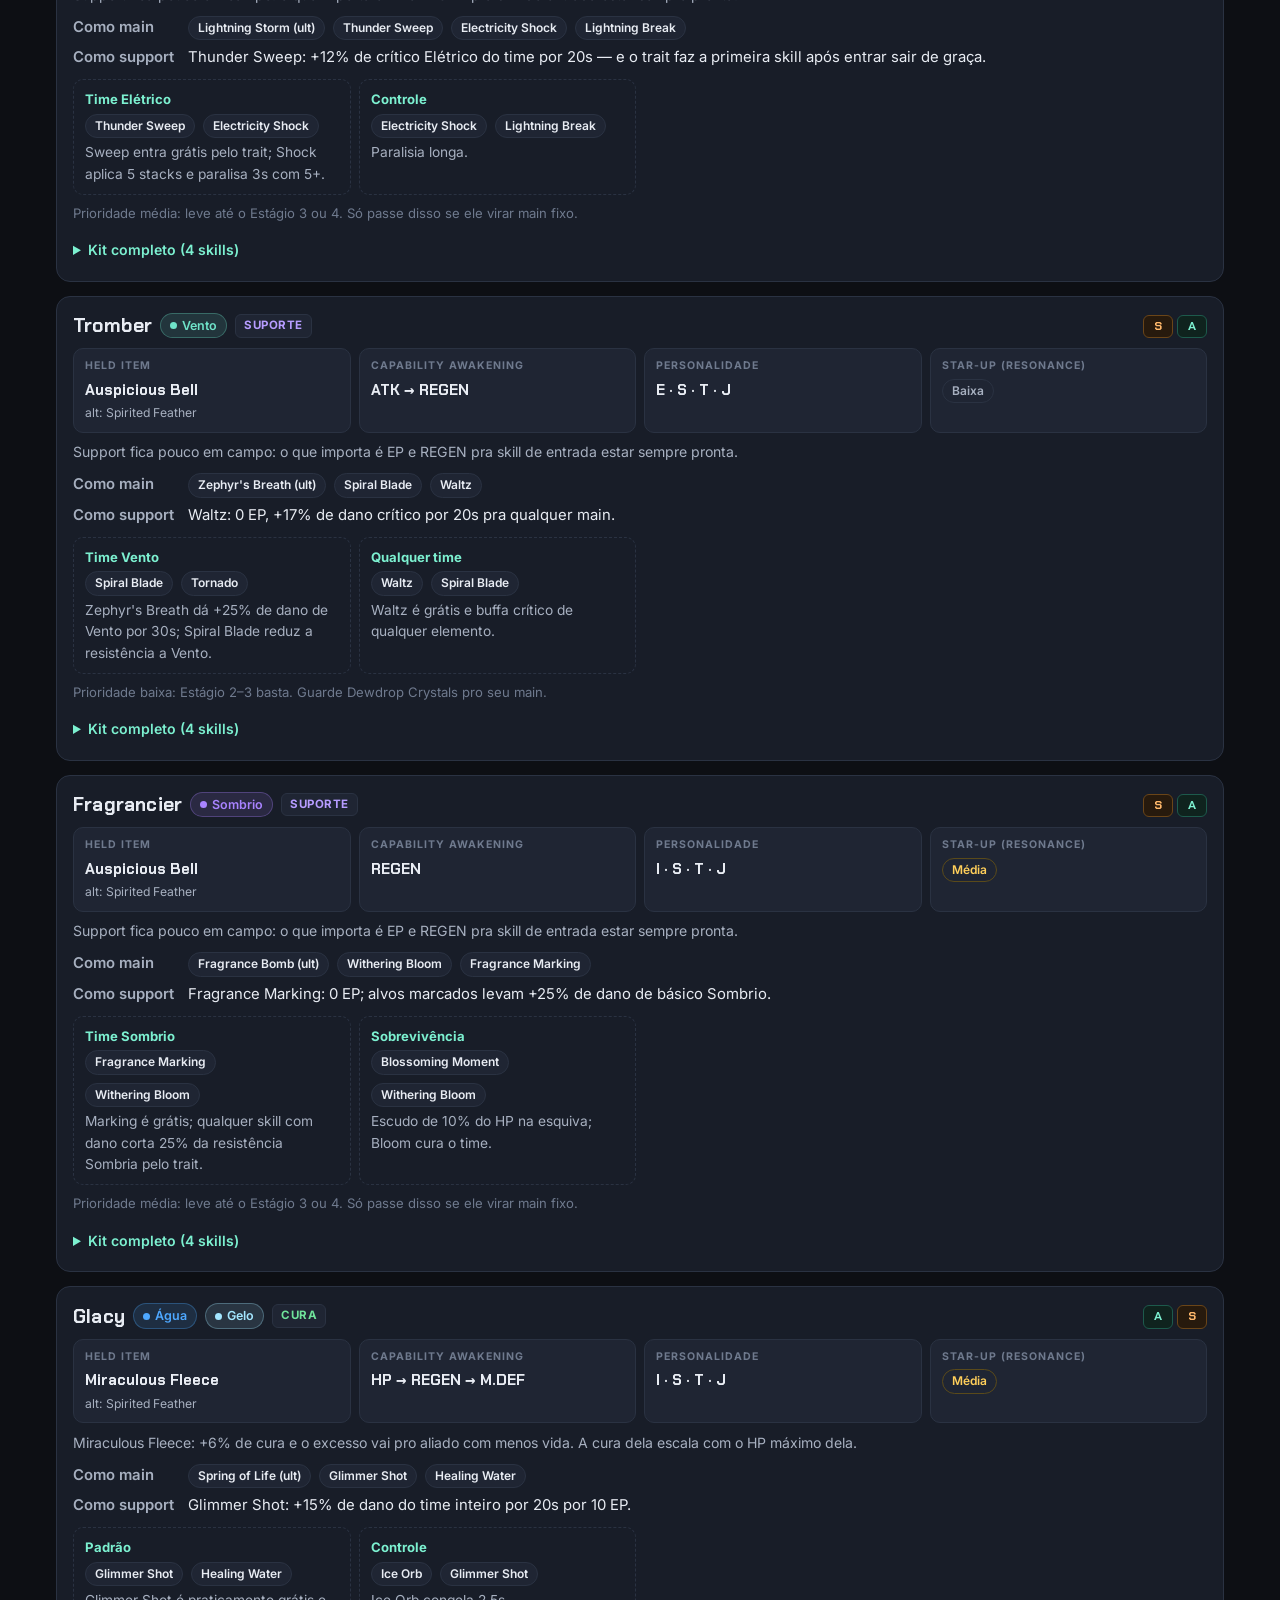
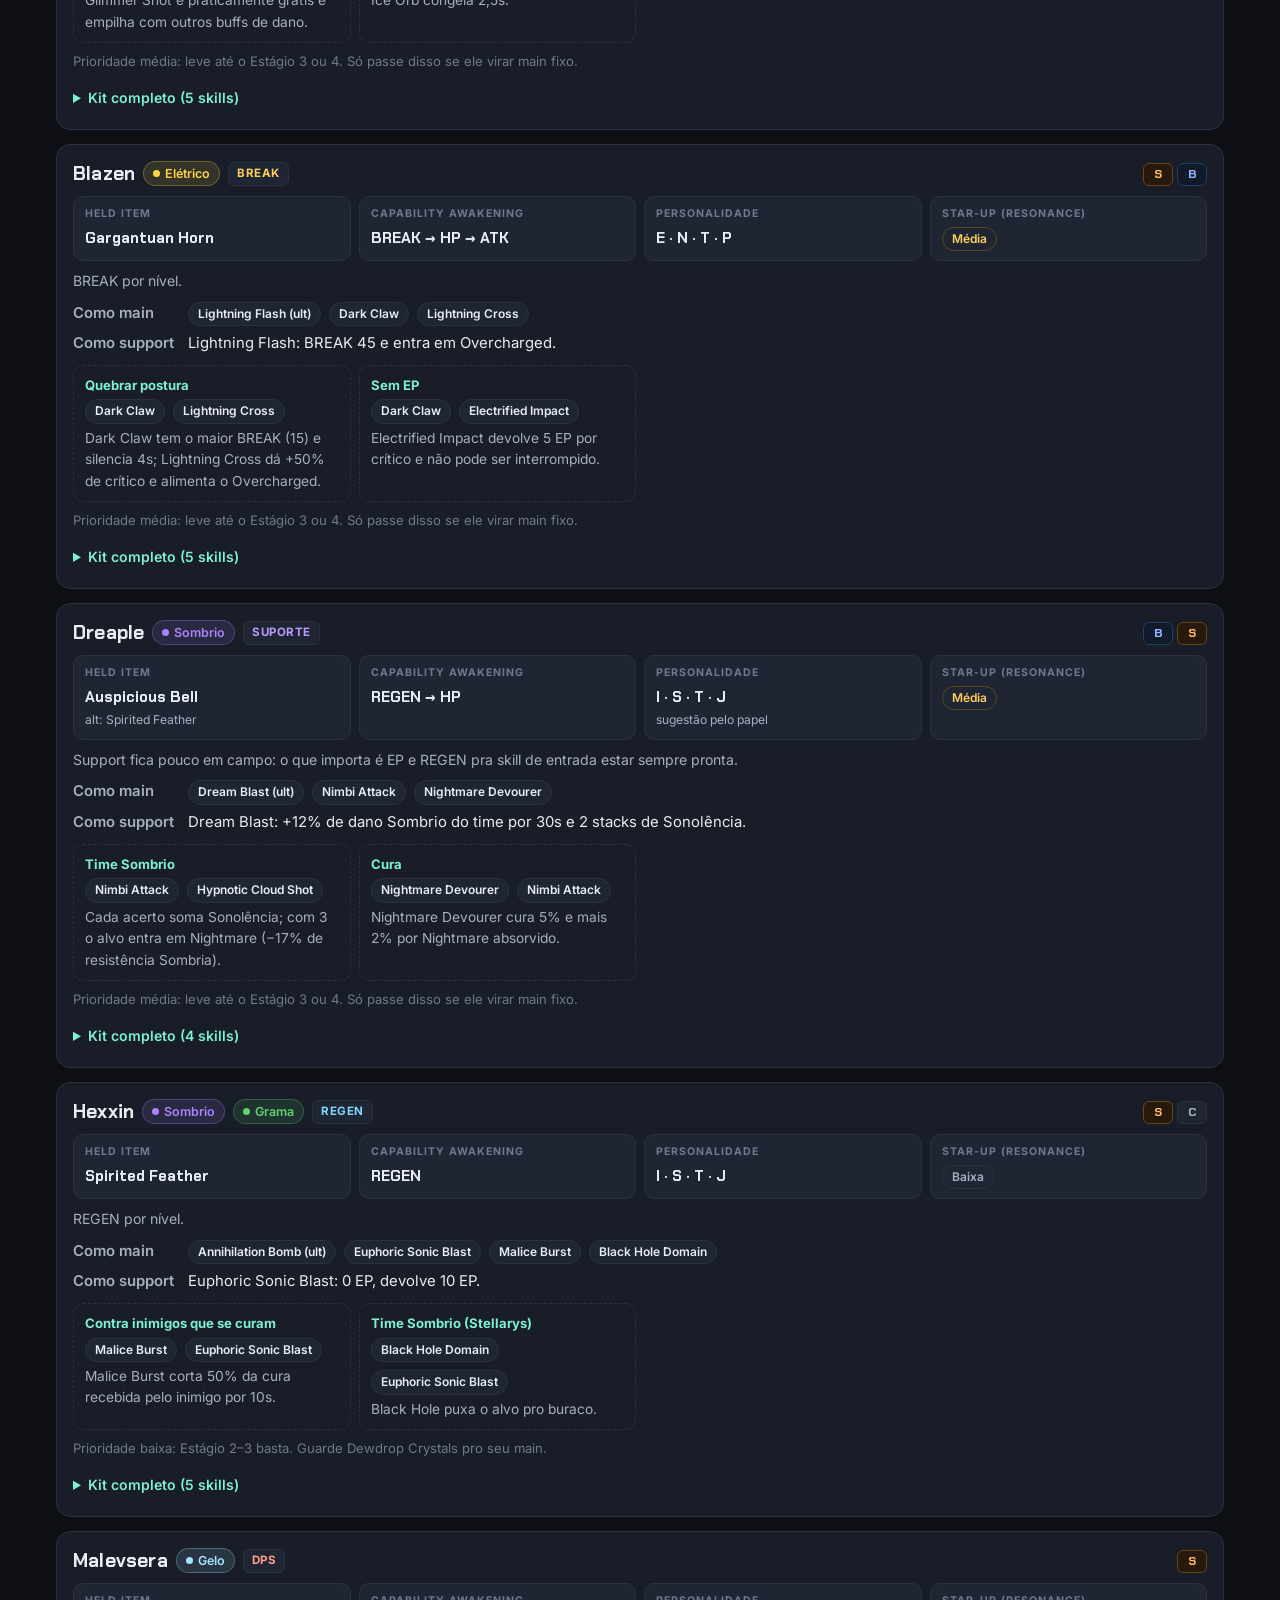
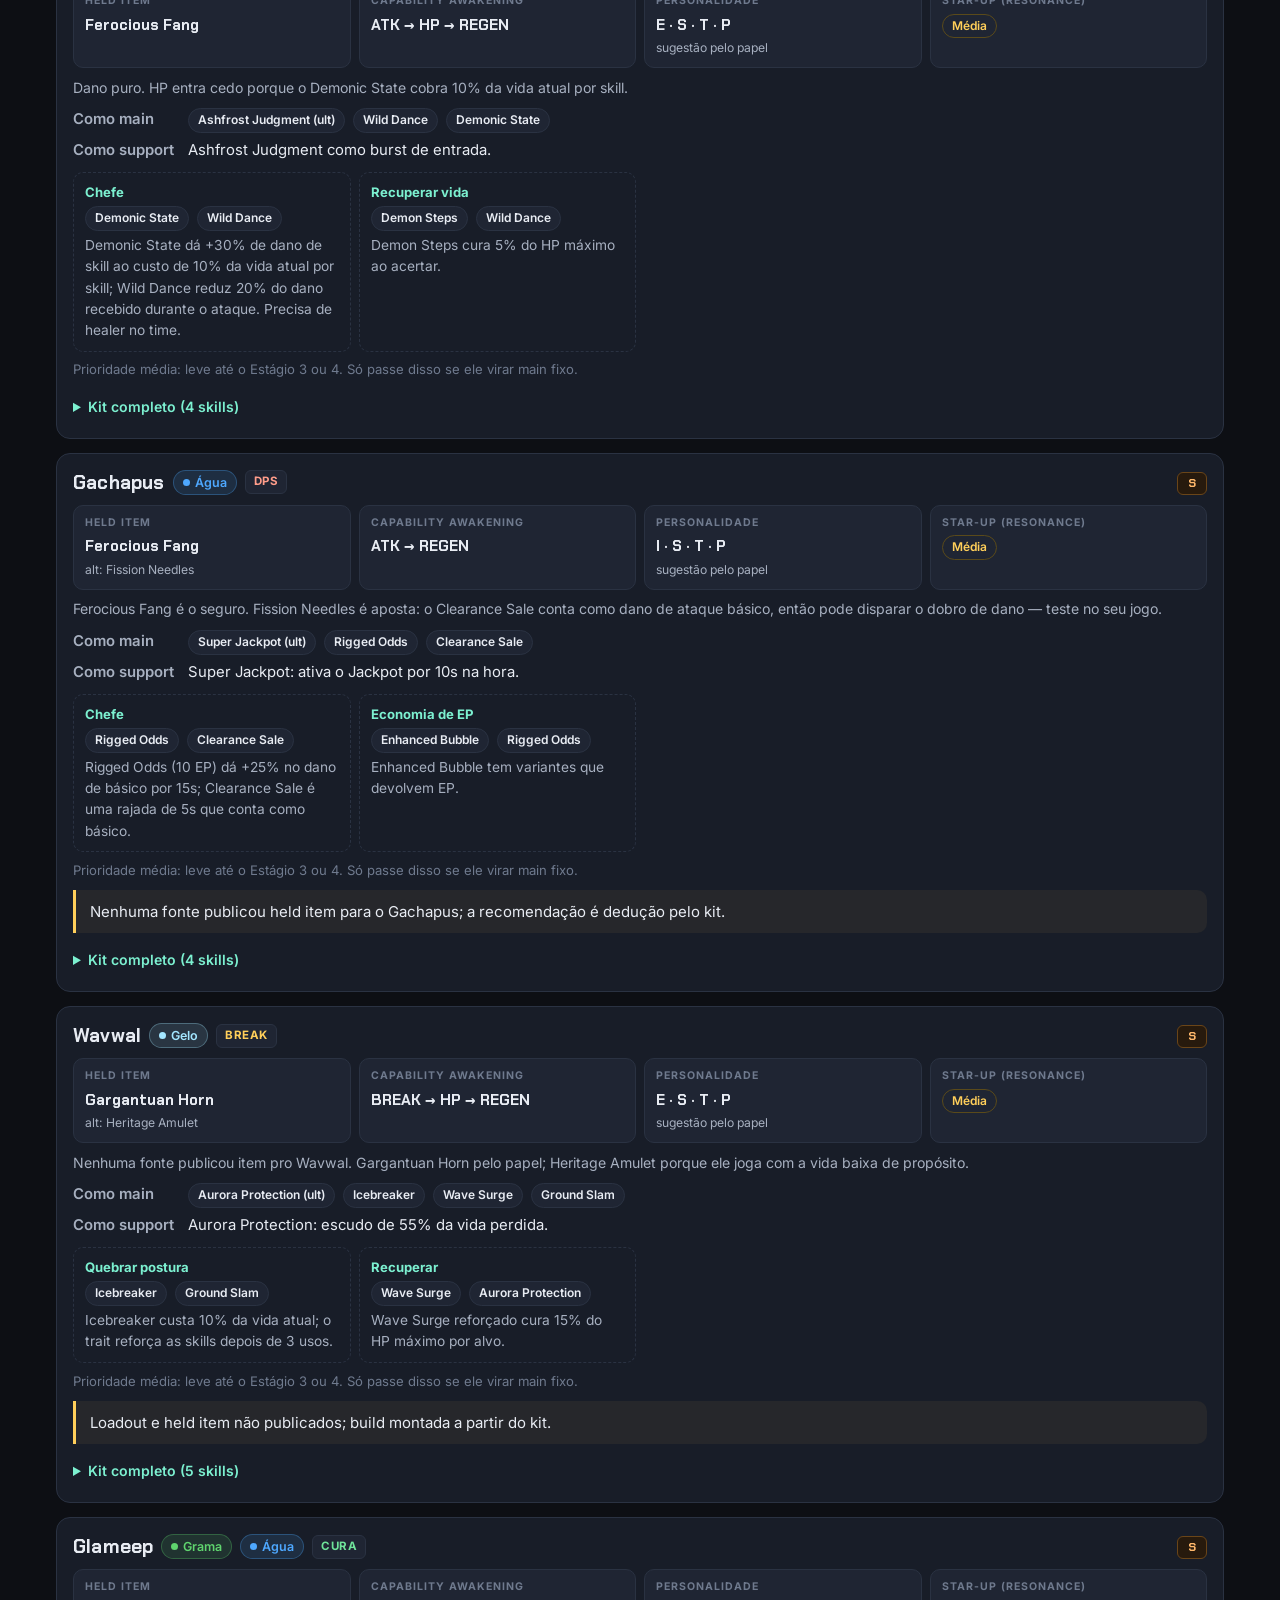
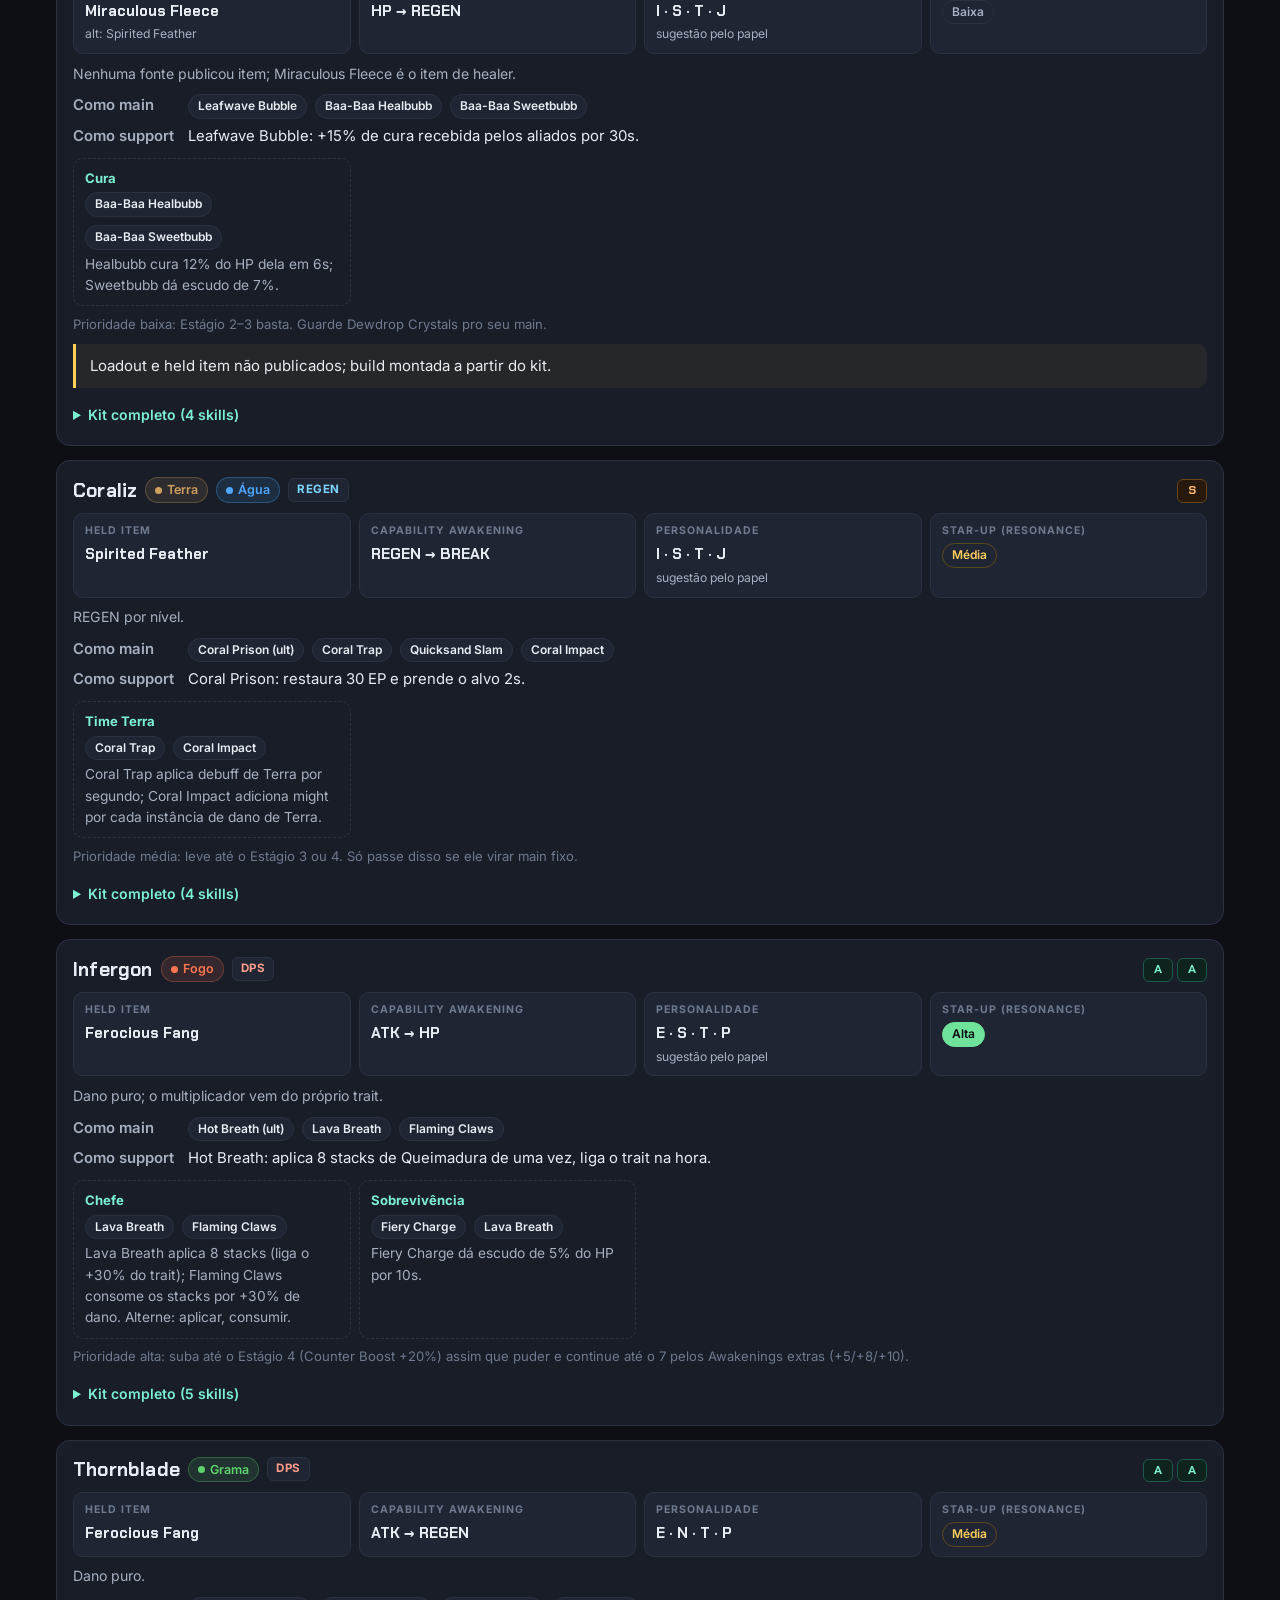
<file: builds.html>
<!doctype html>
<html lang="pt-BR">
<head>
<meta charset="utf-8"><meta name="viewport" content="width=device-width,initial-scale=1">
<title>Builds · Aniimo Guia de Campo</title>
<link rel="preconnect" href="https://fonts.googleapis.com"><link rel="preconnect" href="https://fonts.gstatic.com" crossorigin>
<link href="https://fonts.googleapis.com/css2?family=Chakra+Petch:wght@500;600;700&family=Inter:wght@400;500;600;700&display=swap" rel="stylesheet">
<link rel="stylesheet" href="assets/style.css?v=20261025">
</head>
<body>
<header class="top" id="top"></header>
<main>
  <section class="hero"><div class="kicker">Build por Aniimo</div><h1>Builds</h1>
    <p class="lead">Para cada forma final: skills como main e por situação, a skill de entrada como support, held item, ordem de Capability Awakening, personalidade e prioridade de Star-Up.</p></section>
  <div class="note info" style="margin-bottom:18px">No formato Twine só o main fica em campo. A linha <b>Como support</b> é a skill que vale usar quando ele entra no swap. Held item, Awakening e Star-Up importam de verdade no main; nos supports, o mínimo basta. Regras gerais de <a href="sistemas.html#itens">held items</a> e <a href="sistemas.html#resonance">Resonance</a> em Sistemas.</div>
  <div class="bar">
    <input id="q" type="search" placeholder="Buscar Aniimo, skill ou held item…" aria-label="Buscar">
    <select id="sort" aria-label="Ordenar"><option value="tier">Melhor tier</option><option value="nome">Nome</option><option value="reson">Prioridade de Star-Up</option></select>
  </div>
  <div class="bar"><div class="tg" id="fe"></div></div>
  <div class="bar"><div class="tg" id="fr"></div><span class="count" id="count"></span></div>
  <div id="list"><div class="loading">Carregando…</div></div>
</main>
<footer id="foot"></footer>
<script src="assets/app.js?v=20261025"></script>
<script>
(async () => {
  try {
    const [bd, dex, sis] = await Promise.all([A.load("builds"), A.load("aniimo"), A.load("sistemas")]);
    A.setTypes(sis); A.nav(bd.atualizado);
    const esc = A.esc, amap = A.byName(dex.aniimo), E = sis.elementos;
    const ROLES = ["DPS","Break","Suporte","Cura","Regen"];
    const ORDER = {"SS":0,"S+":0,"S":1,"A":2,"B":3,"C":4,"D":5}, RO = {alta:0, media:1, baixa:2};
    const tsc = (a) => Math.min(ORDER[a.tier.ath] ?? 9, ORDER[a.tier.mob] ?? 9) + ((ORDER[a.tier.ath] ?? 9) + (ORDER[a.tier.mob] ?? 9)) / 100;
    const items = Object.entries(bd.builds).map(([n, b]) => ({n, b, a: amap[n]})).filter(x => x.a);
    const st = {q:"", el:new Set(), r:new Set(), sort:"tier"};
    document.getElementById("fe").innerHTML = E.map(e => `<button data-e="${e}">${e}</button>`).join("");
    document.getElementById("fr").innerHTML = ROLES.map(r => `<button data-r="${r}">${r}</button>`).join("");

    const hay = (x) => [x.n, x.b.item.join(" "), x.b.main.join(" "), x.b.kit.map(k => k.n).join(" "), x.b.swap].join(" ").toLowerCase();
    const card = (x) => `<div class="card bcard" id="${esc(x.n)}" style="margin-bottom:14px">
      <div class="hd"><div class="row"><h3><a href="${A.dexLink(x.n)}" style="color:var(--tx)" class="row">${A.pic(x.n, "lg")}${esc(x.n)}</a></h3>${A.chips(x.a.el)} ${A.role(x.a.papel)}</div>
      <span>${A.tier(x.a.tier.ath,"All Things How")} ${A.tier(x.a.tier.mob,"Mobalytics")}</span></div>
      ${A.buildHTML(x.n, x.b, bd.resson)}</div>`;
    const draw = () => {
      let r = items.filter(x => (!st.q || hay(x).includes(st.q)) && (!st.el.size || x.a.el.some(e => st.el.has(e))) && (!st.r.size || st.r.has(x.a.papel)));
      if (st.sort === "tier") r.sort((p, q) => tsc(p.a) - tsc(q.a));
      else if (st.sort === "nome") r.sort((p, q) => p.n.localeCompare(q.n));
      else r.sort((p, q) => (RO[p.b.reson] - RO[q.b.reson]) || (tsc(p.a) - tsc(q.a)));
      document.getElementById("list").innerHTML = r.map(card).join("") || `<p class="dim">Nenhuma build com esses filtros.</p>`;
      document.getElementById("count").textContent = `${r.length} de ${items.length}`;
    };
    document.getElementById("q").addEventListener("input", e => { st.q = e.target.value.trim().toLowerCase(); draw(); });
    document.getElementById("sort").addEventListener("change", e => { st.sort = e.target.value; draw(); });
    const tog = (id, key, attr) => document.getElementById(id).addEventListener("click", e => { const b = e.target.closest("button"); if (!b) return; const v = b.dataset[attr]; st[key].has(v) ? st[key].delete(v) : st[key].add(v); b.classList.toggle("on"); draw(); });
    tog("fe","el","e"); tog("fr","r","r");
    draw();
    if (location.hash) { const t = document.getElementById(decodeURIComponent(location.hash.slice(1))); if (t) setTimeout(() => t.scrollIntoView(), 60); }
  } catch (e) { A.fail(e, "list"); }
})();
</script>
</body>
</html>
</file>
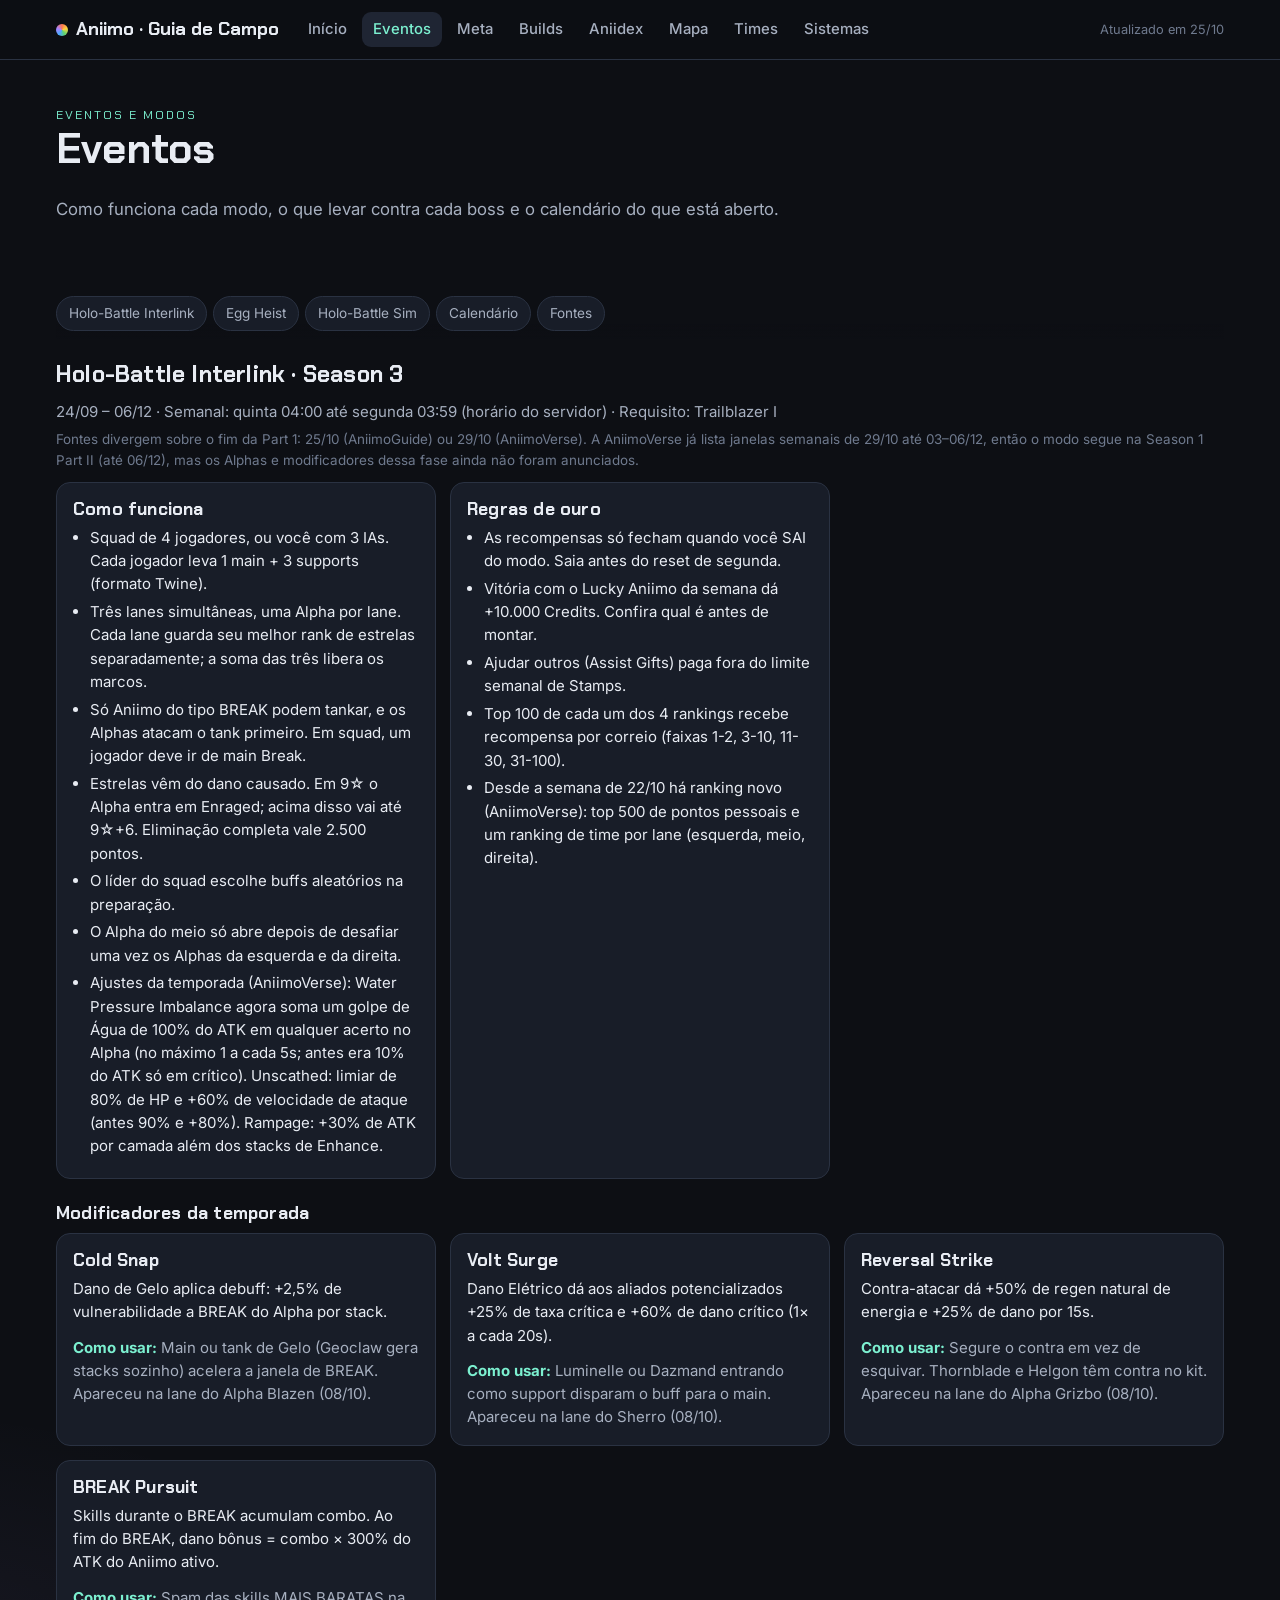
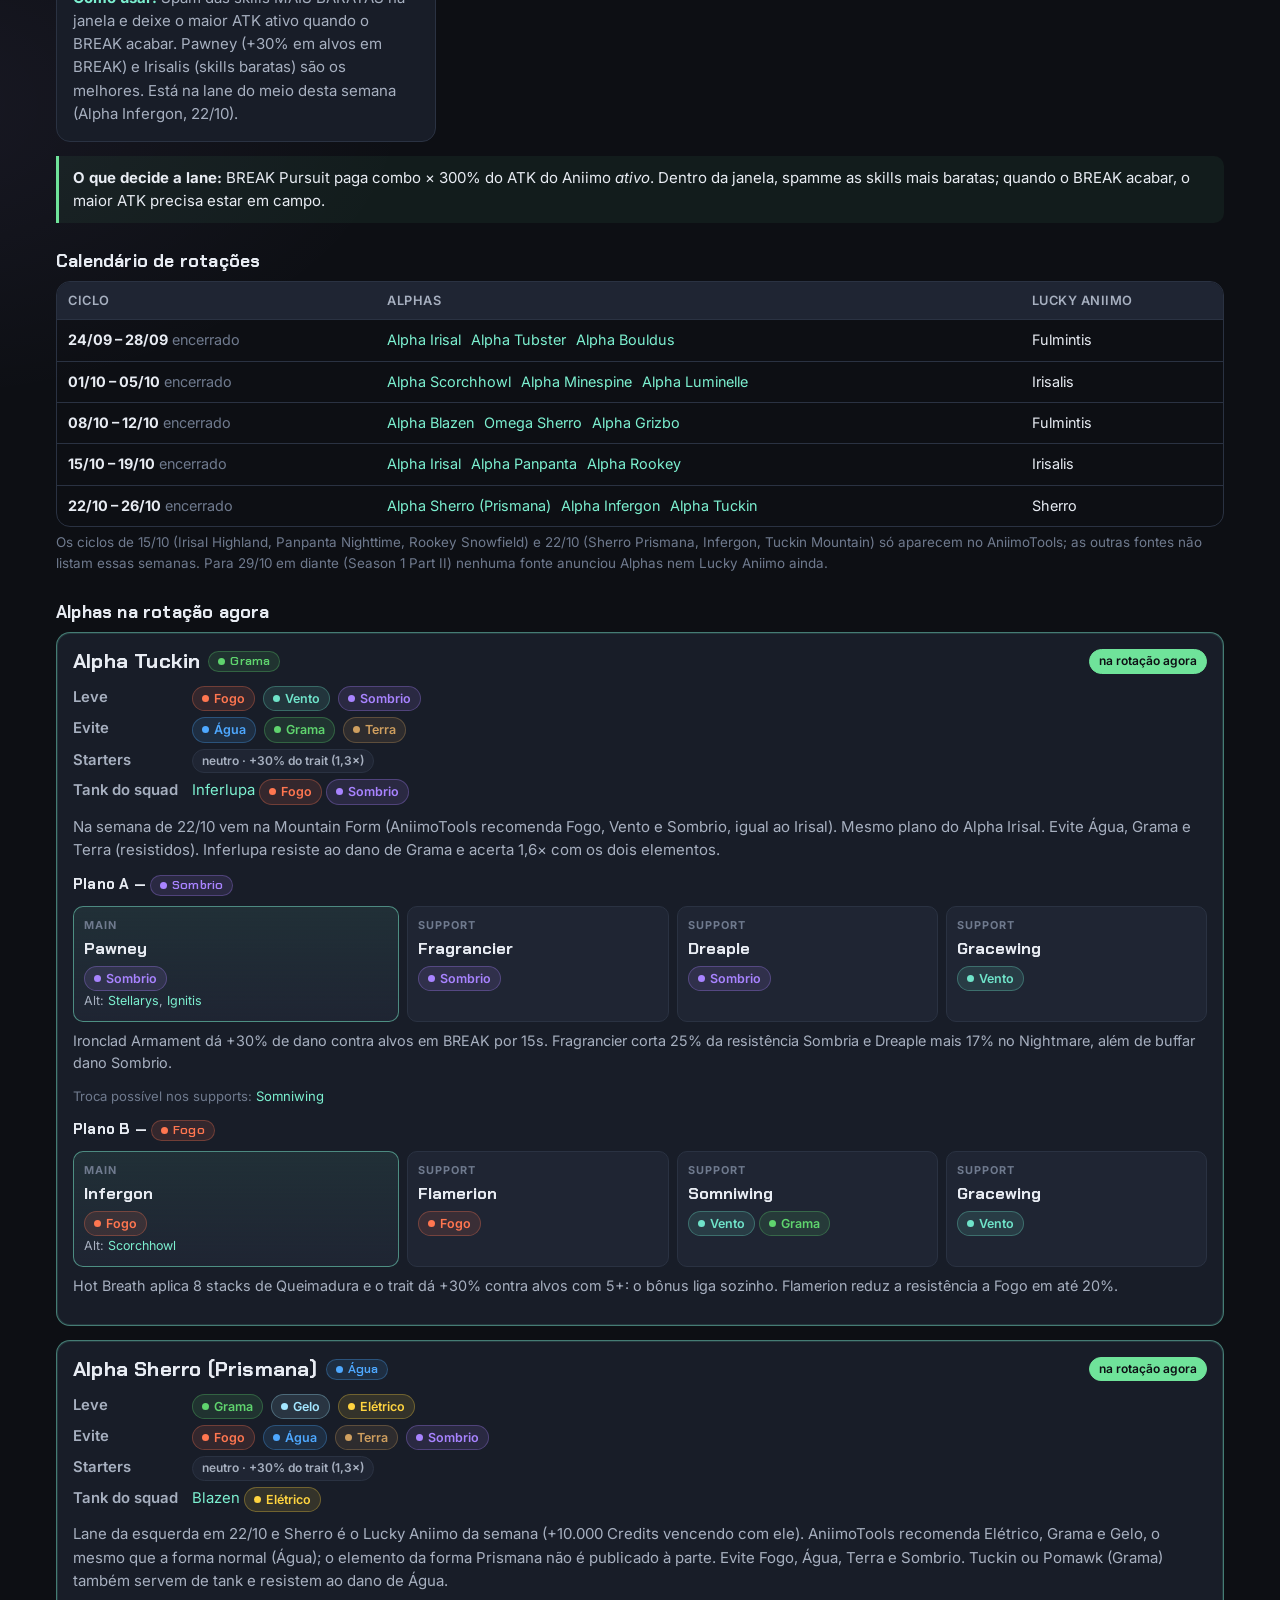
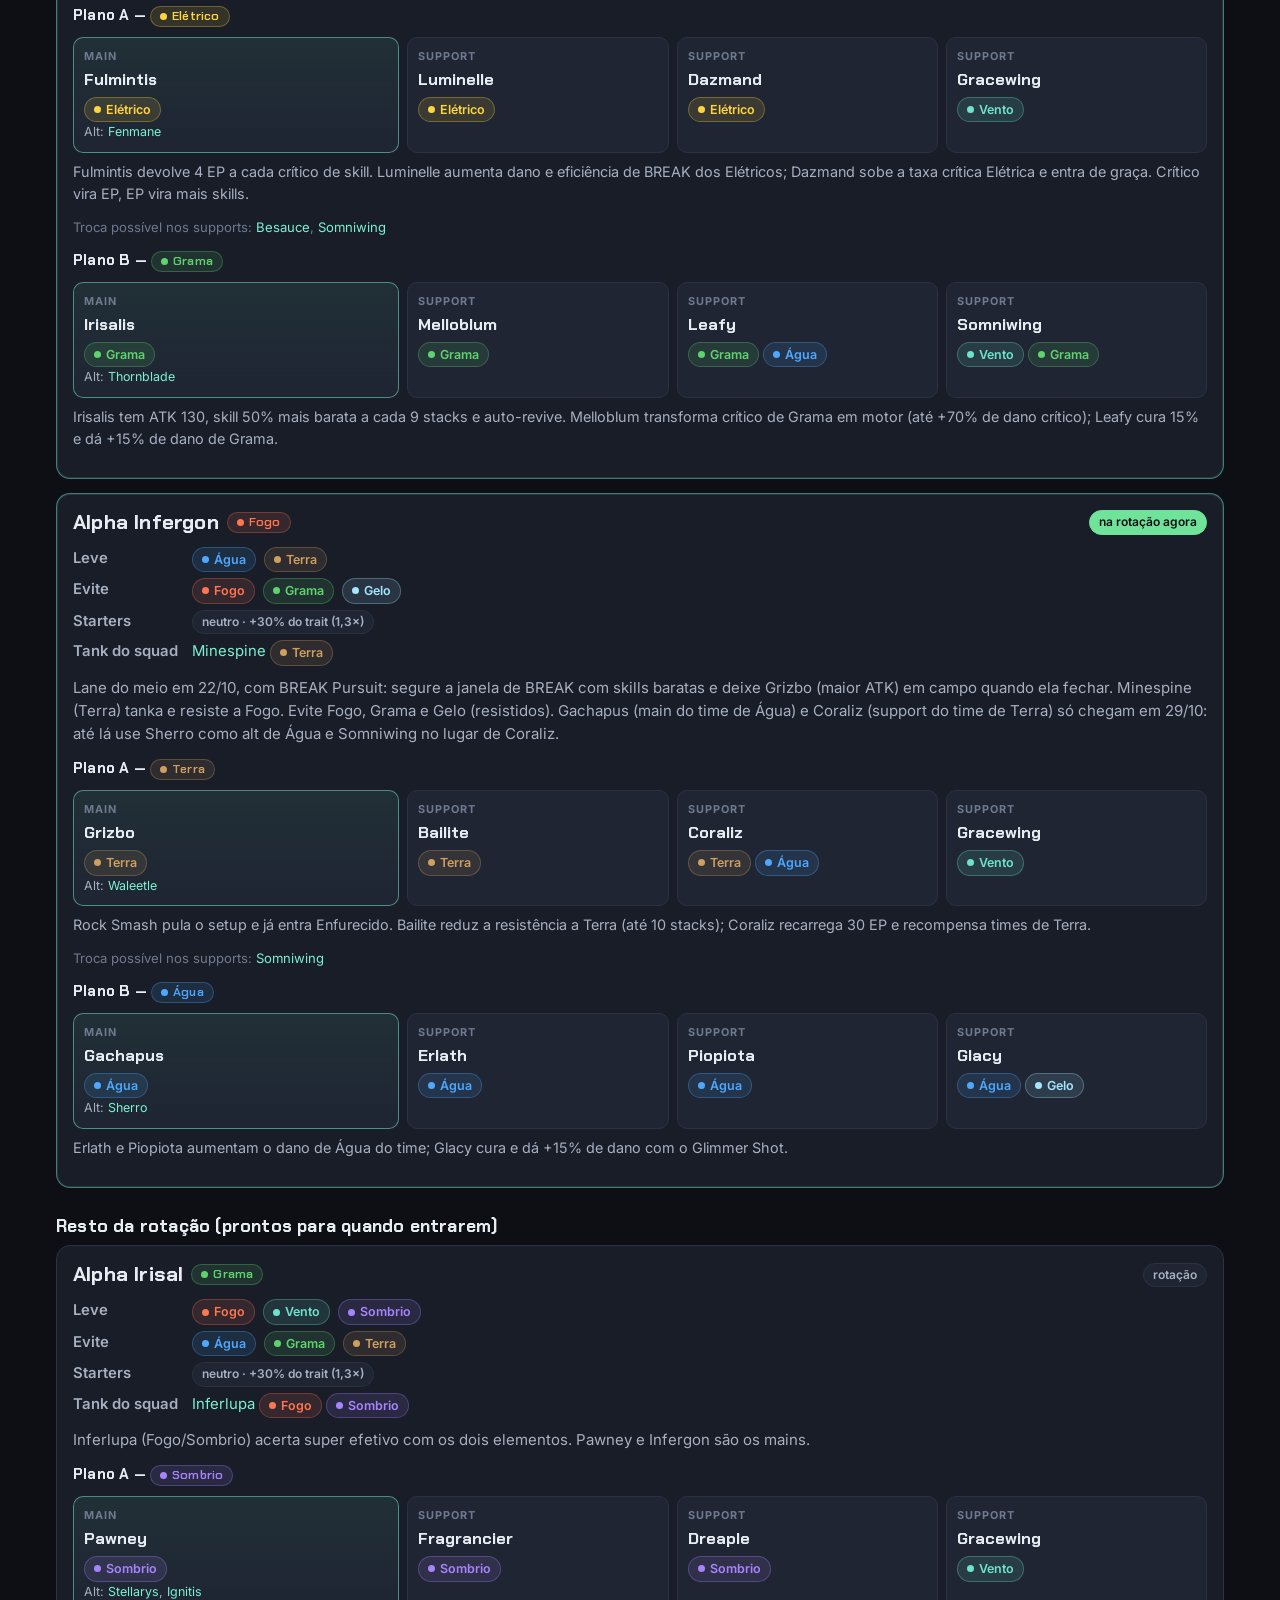
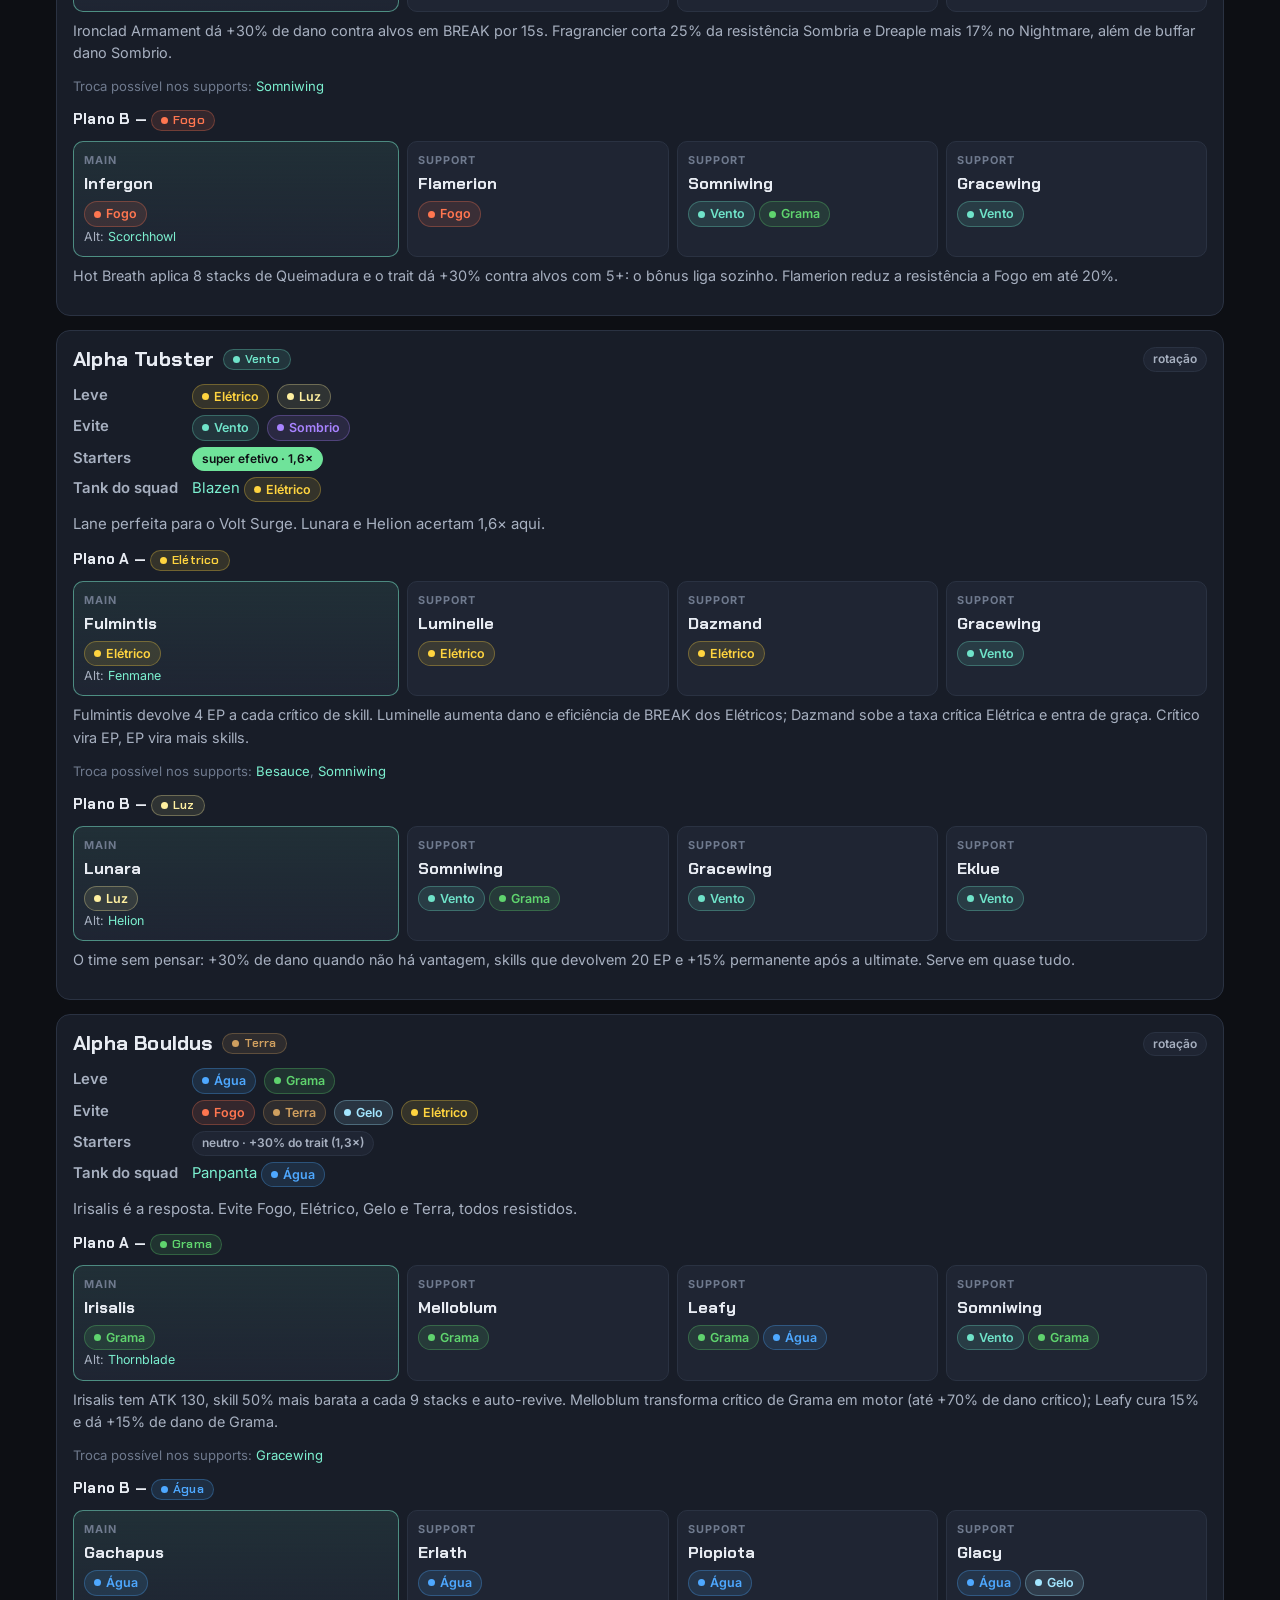
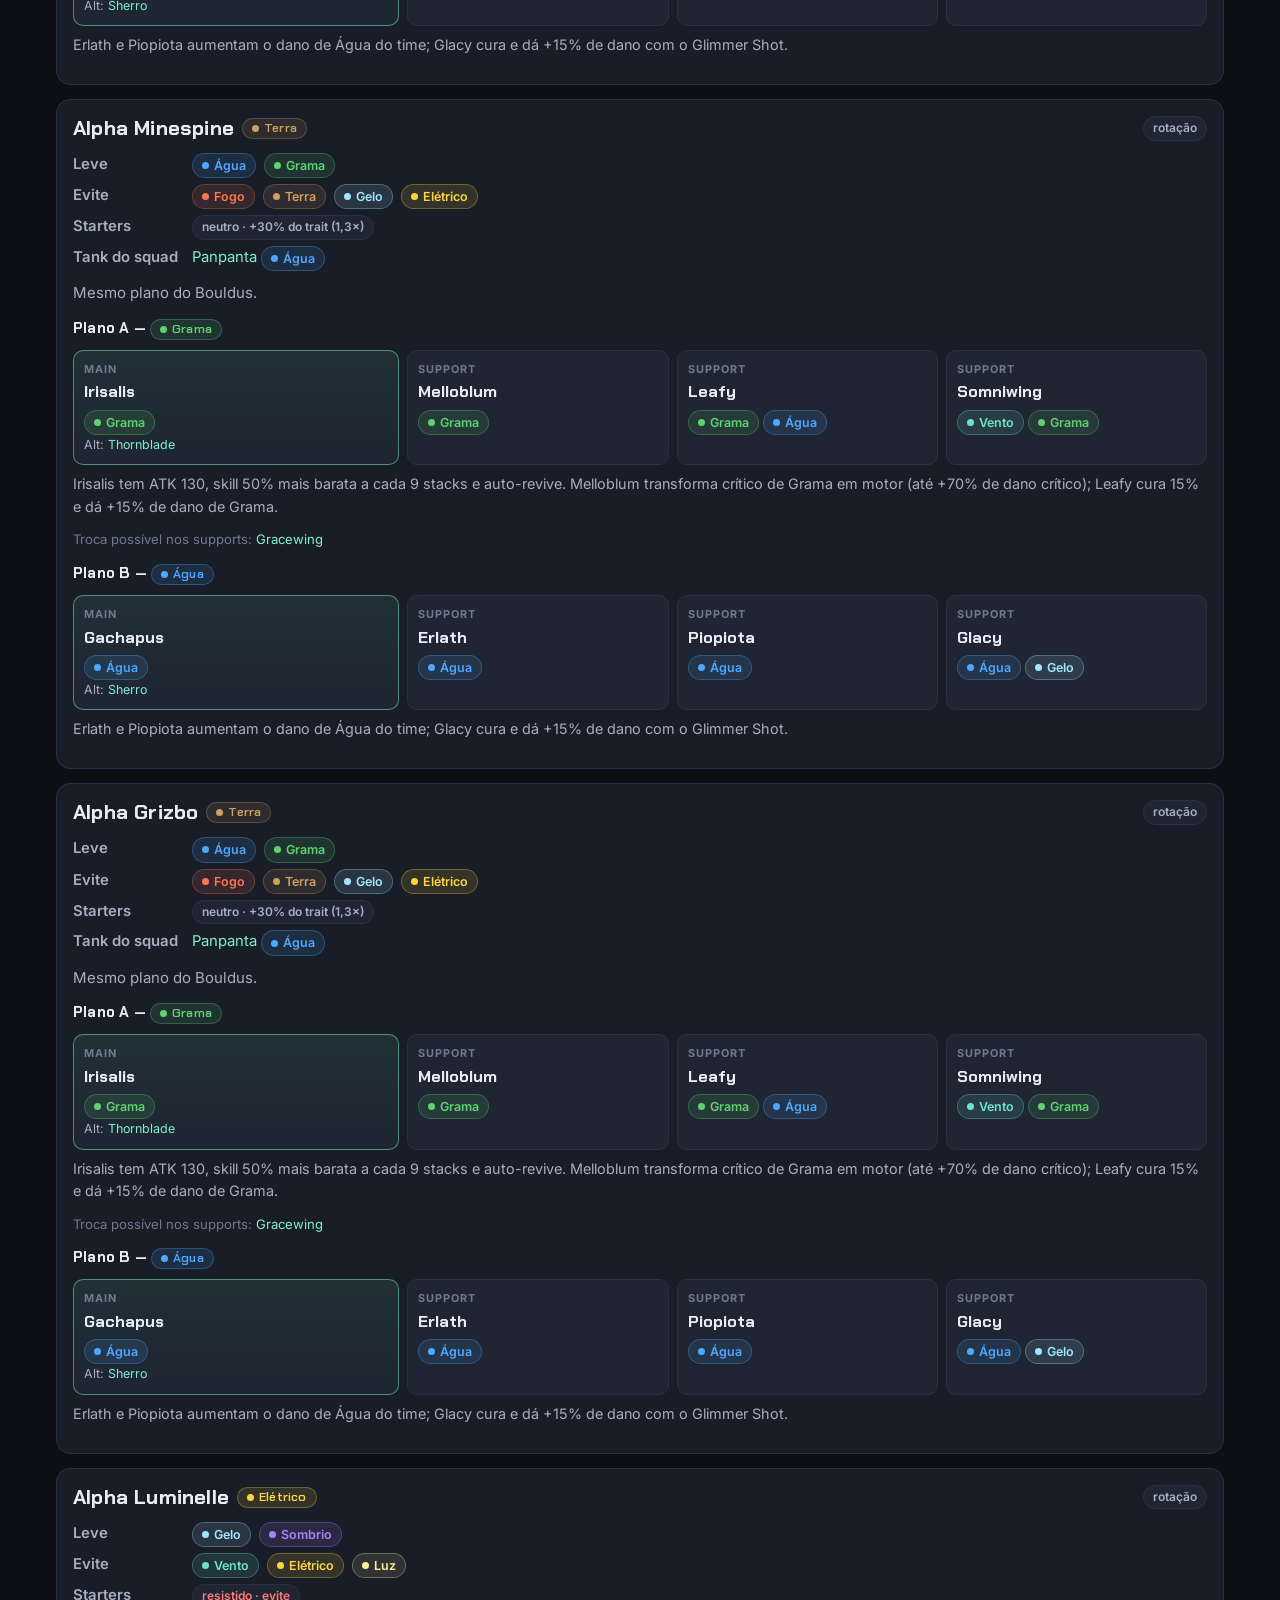
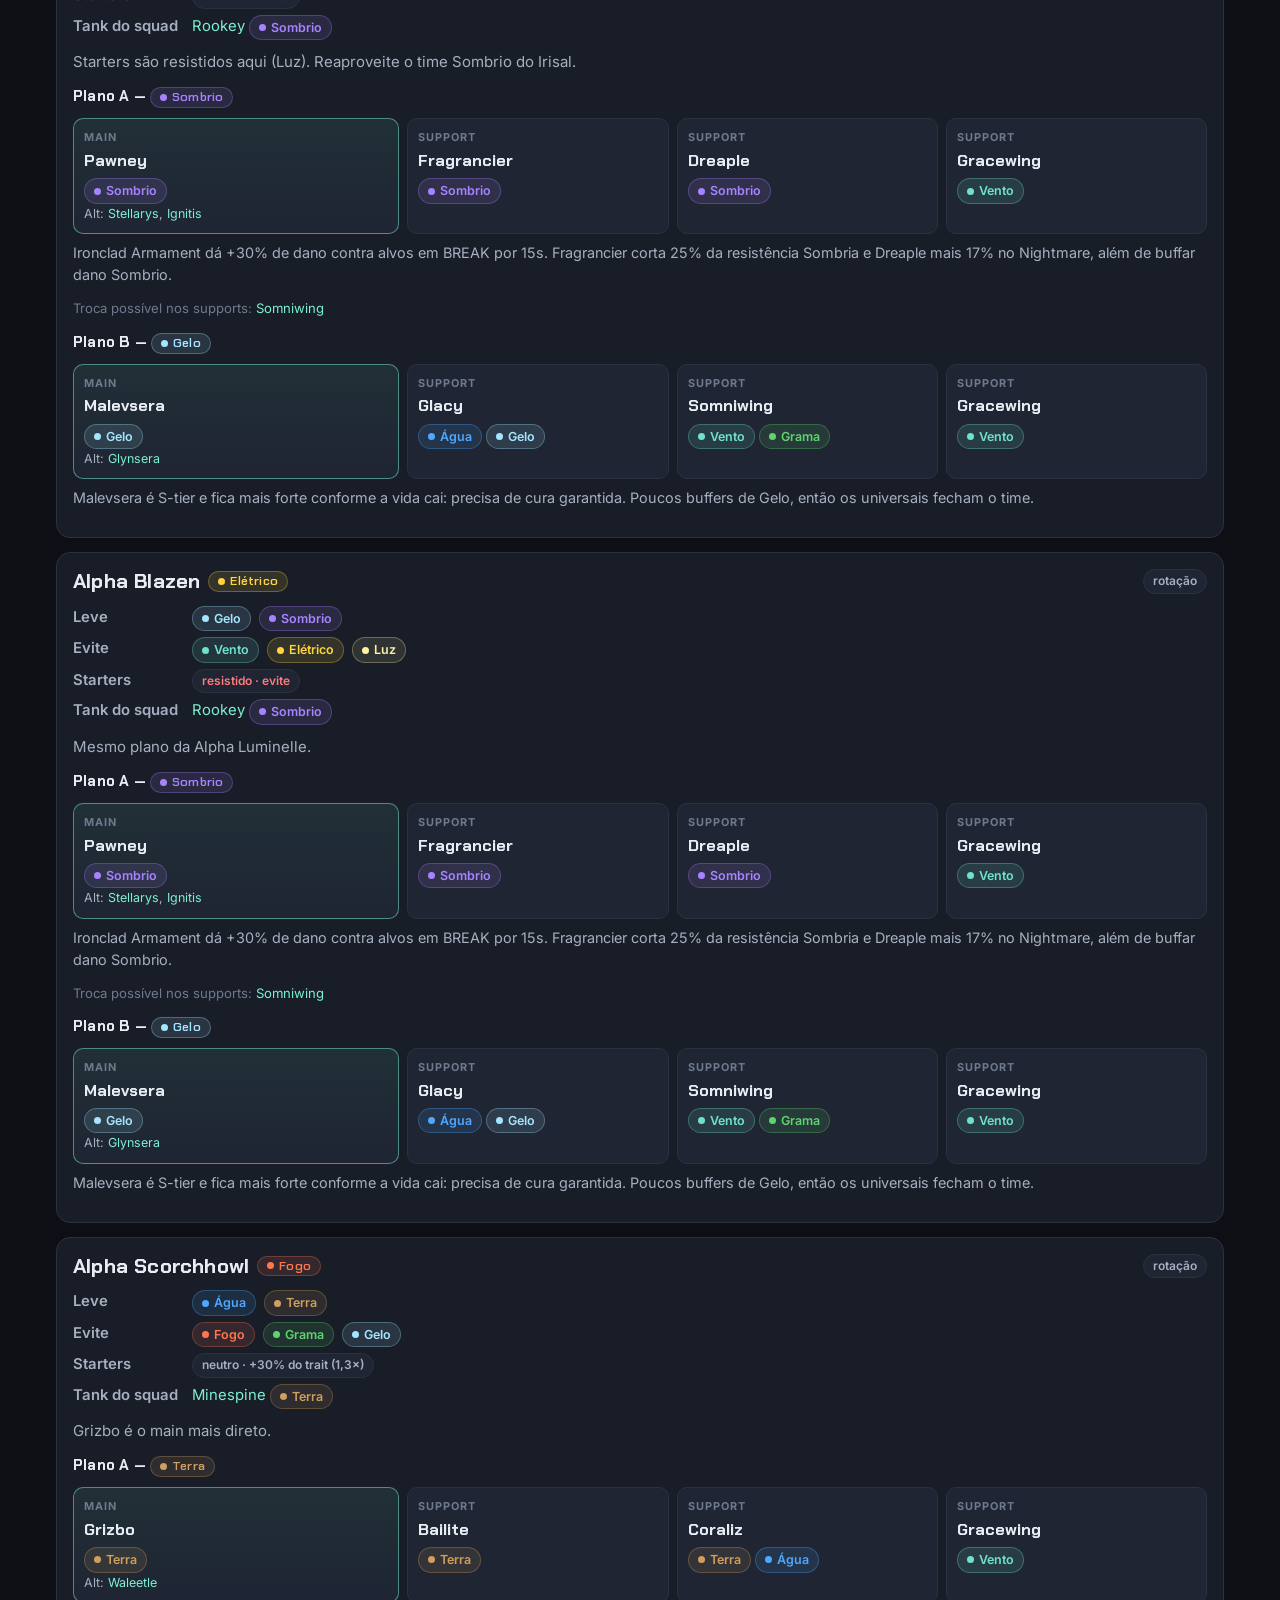
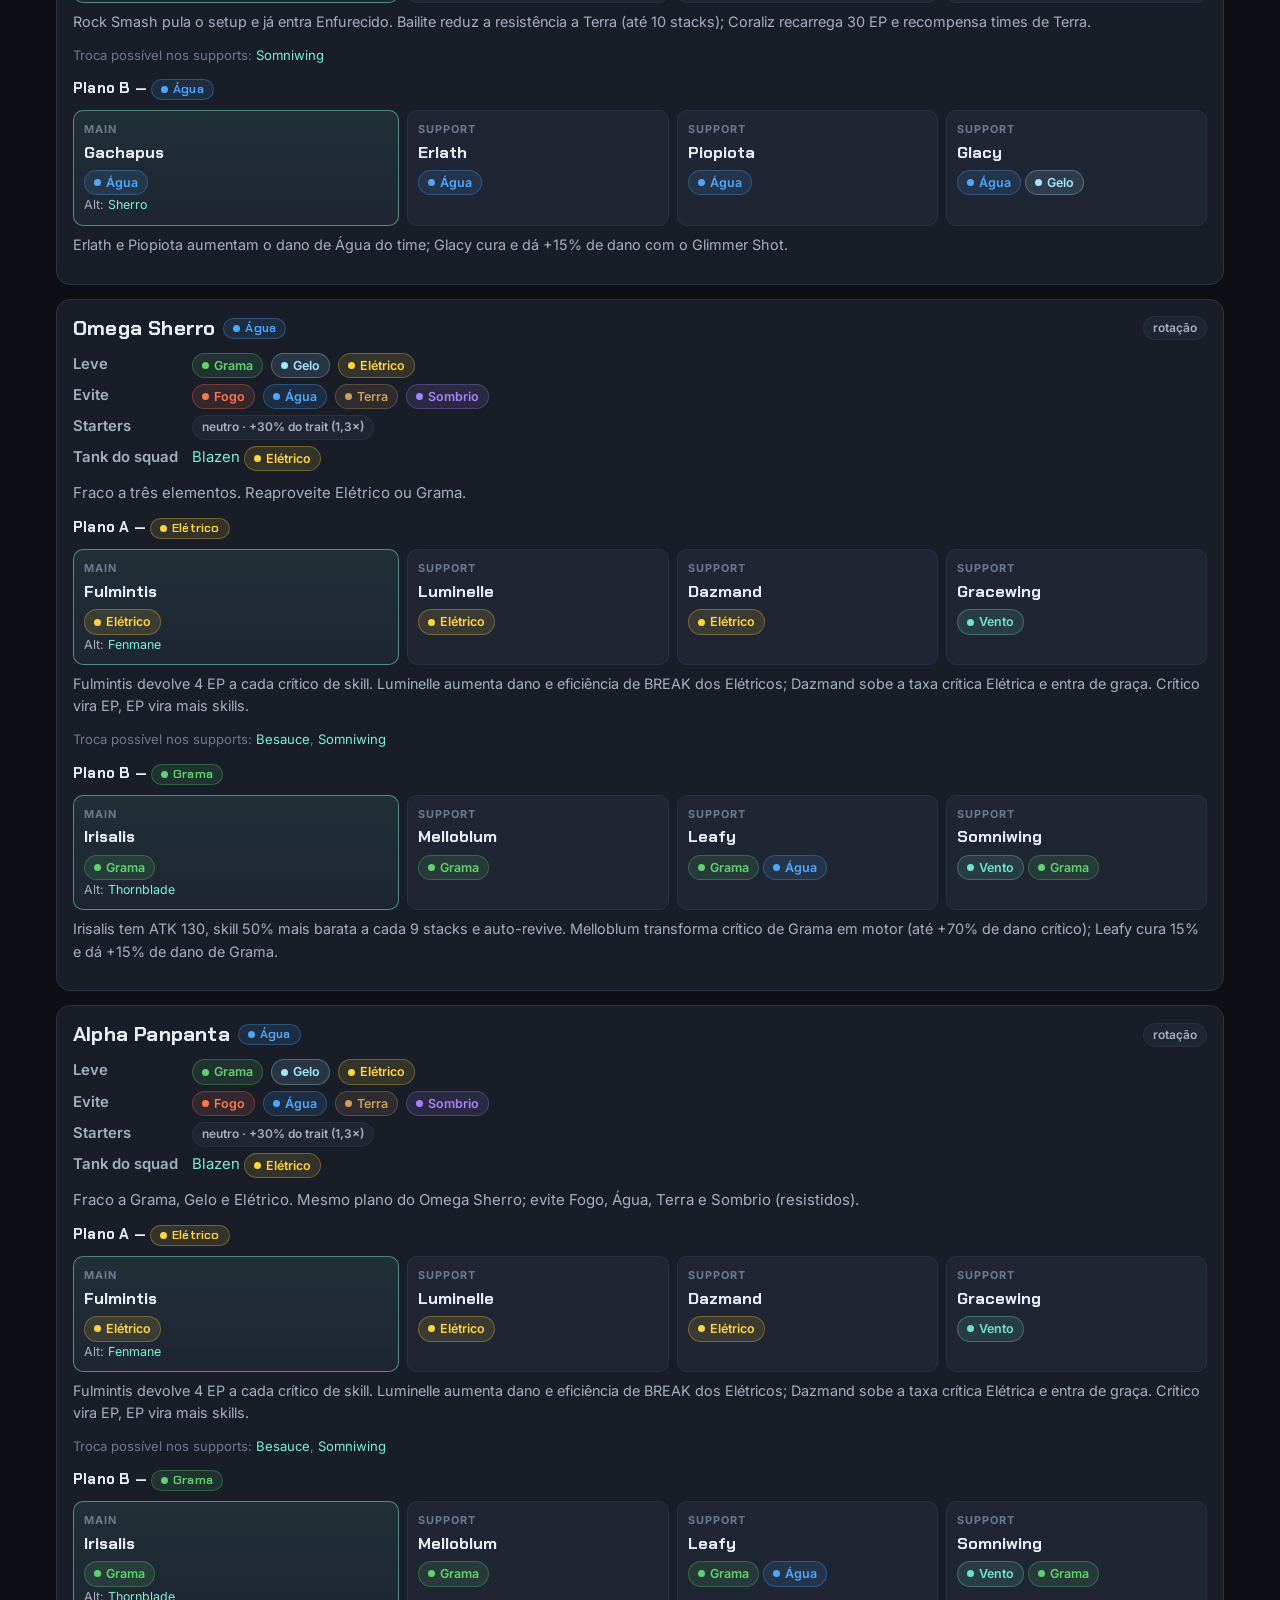
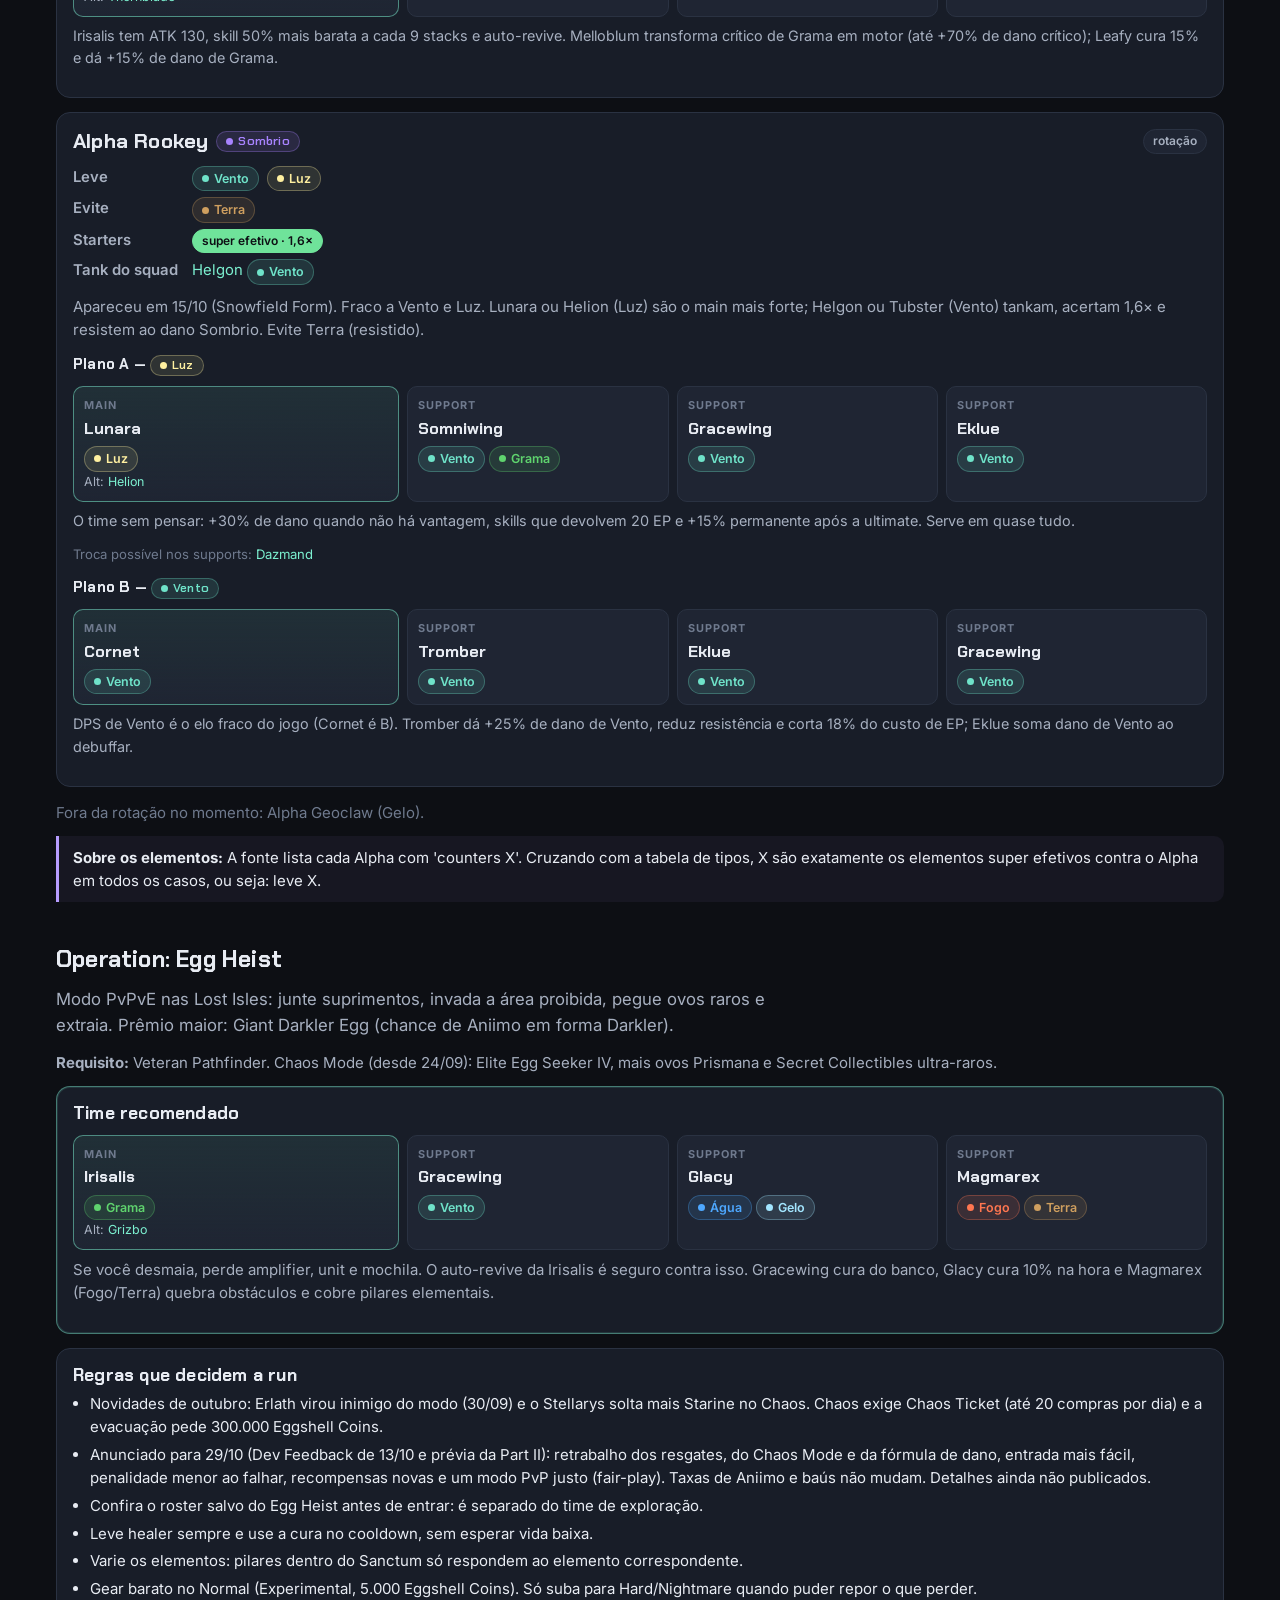
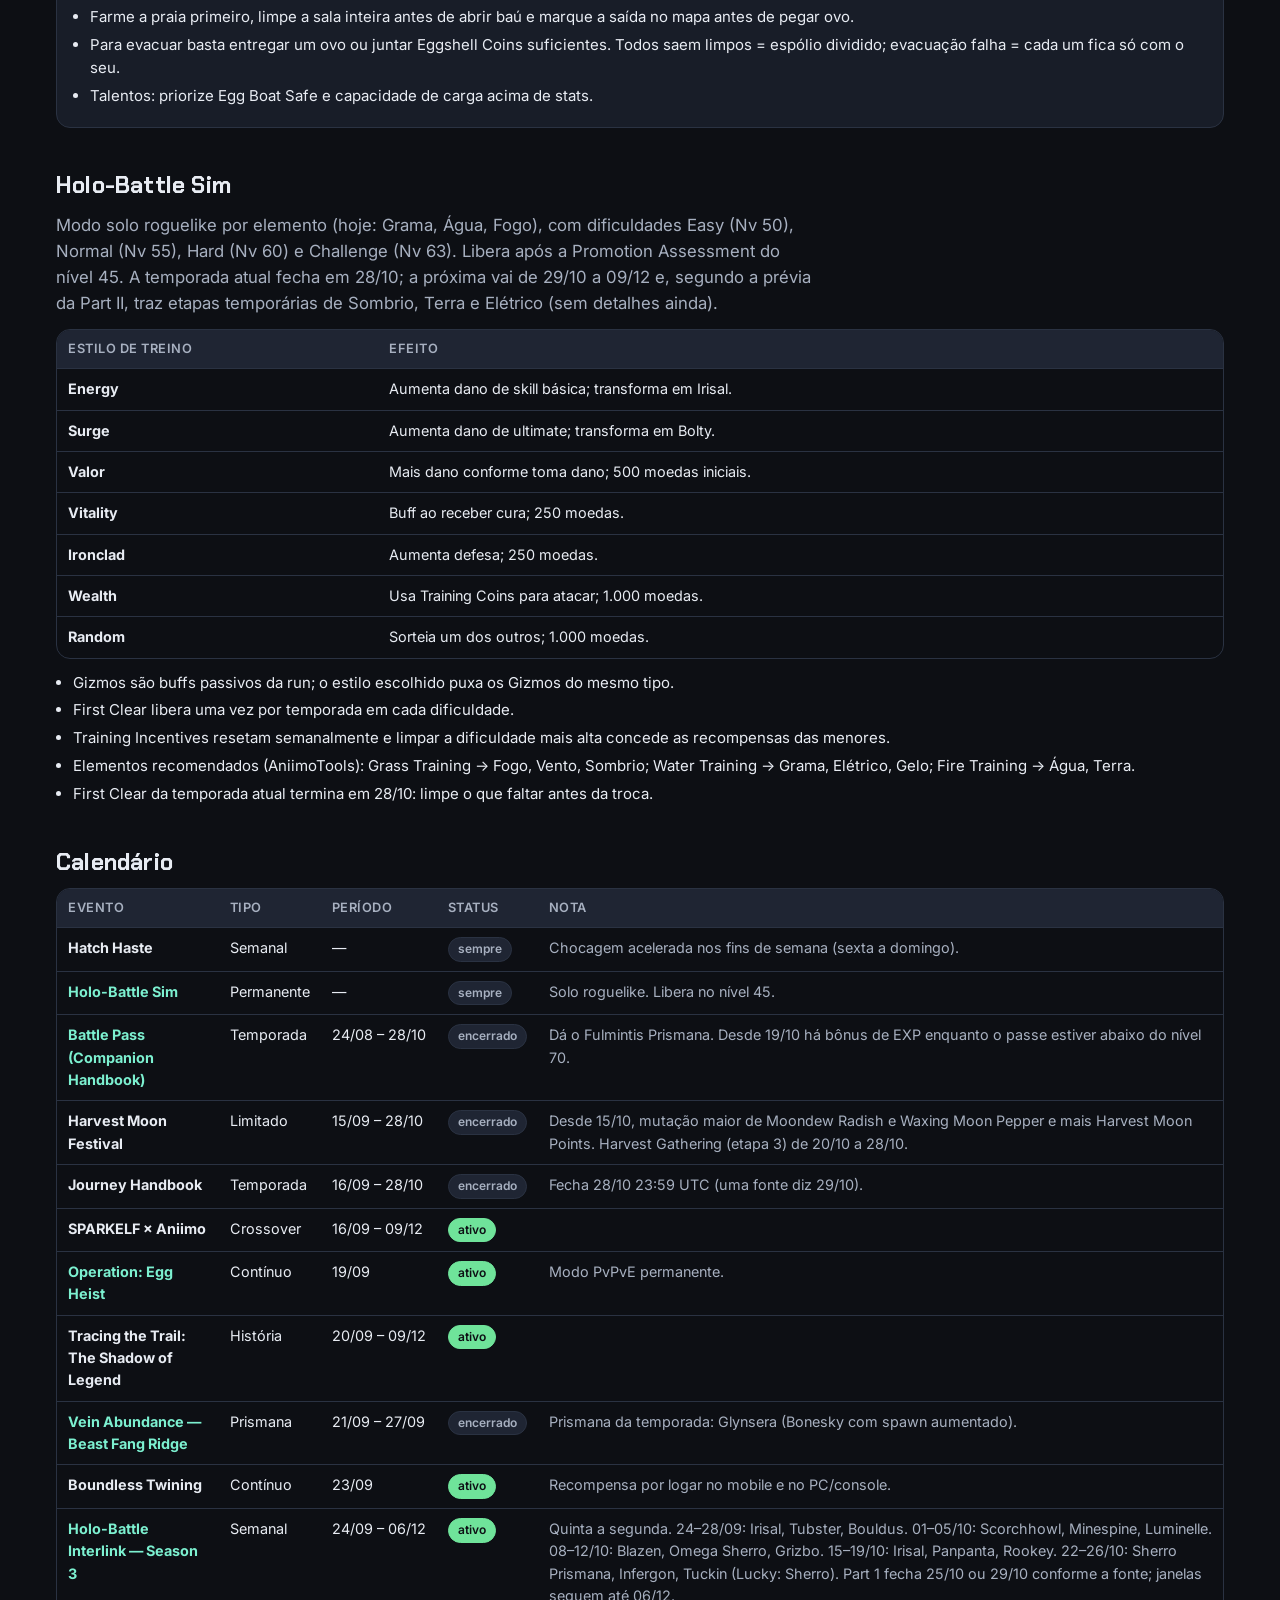
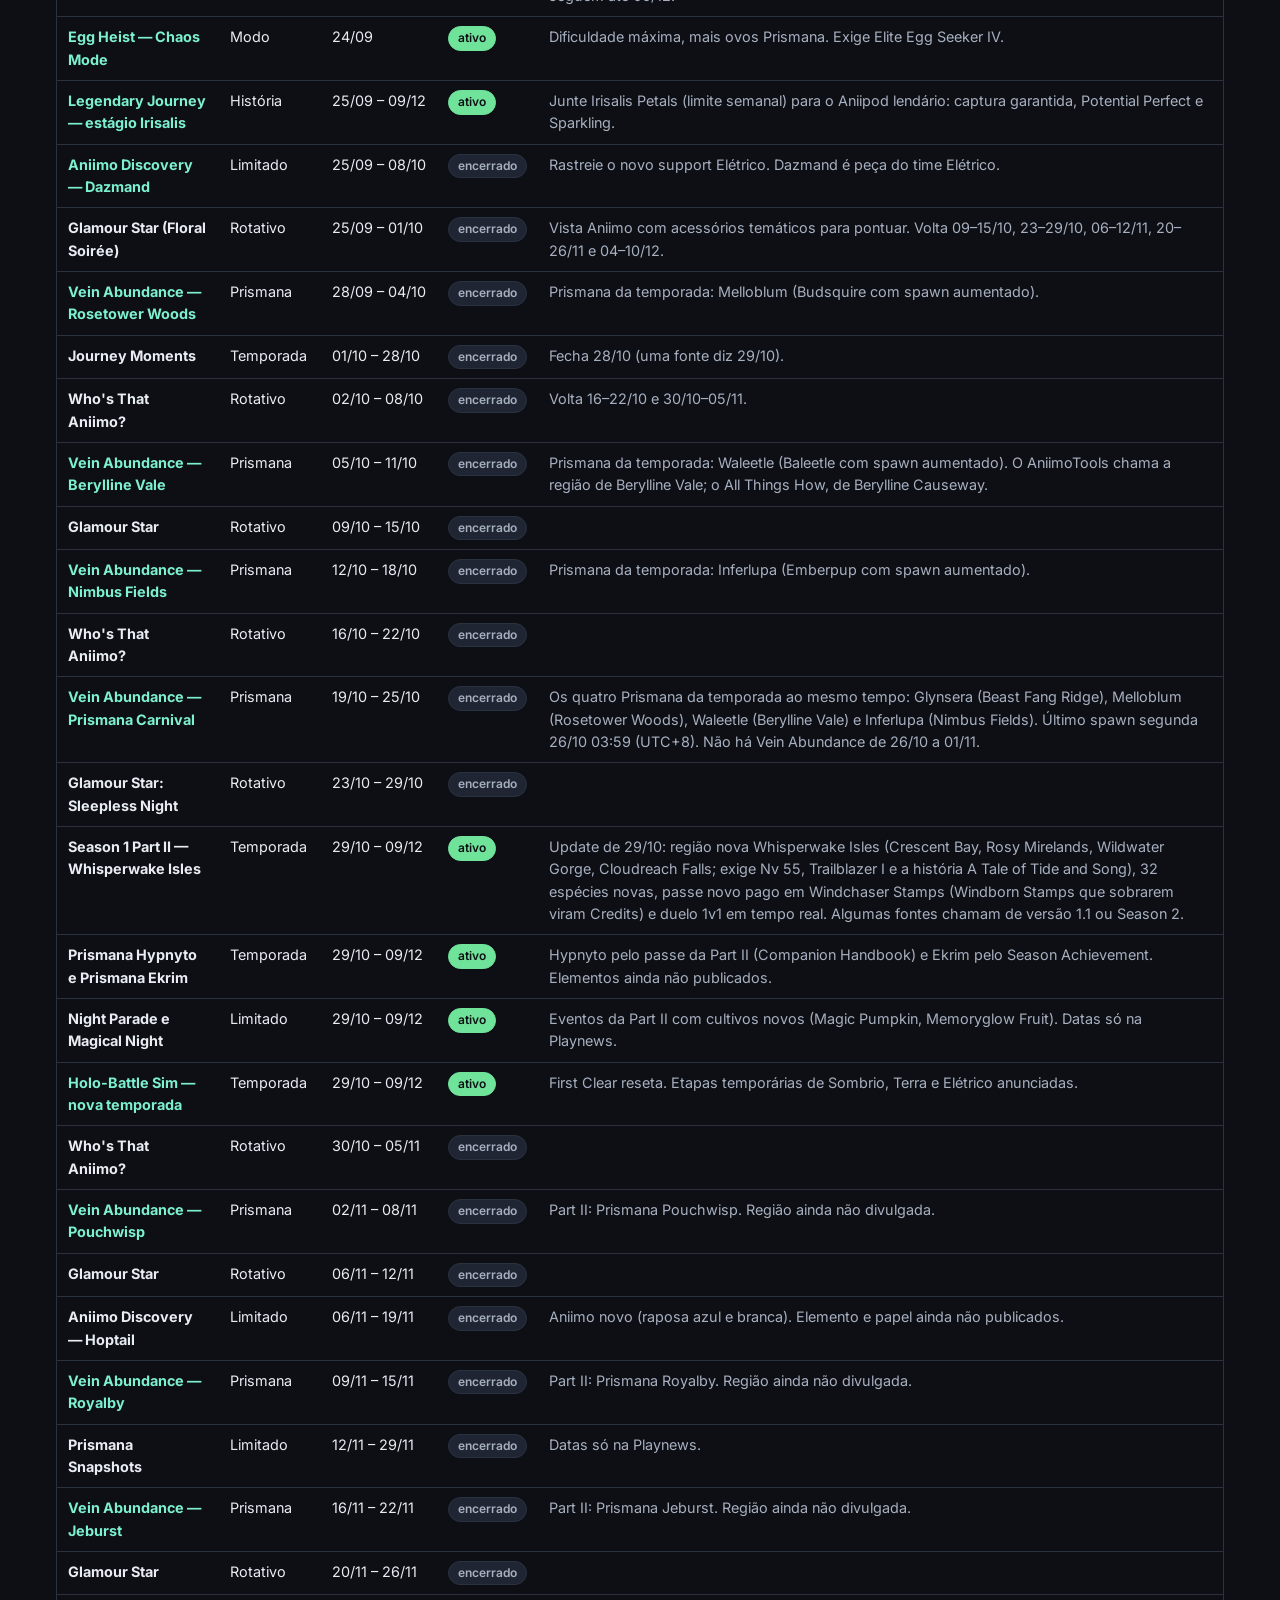
<file: eventos.html>
<!doctype html>
<html lang="pt-BR">
<head>
<meta charset="utf-8"><meta name="viewport" content="width=device-width,initial-scale=1">
<title>Eventos · Aniimo Guia de Campo</title>
<link rel="preconnect" href="https://fonts.googleapis.com"><link rel="preconnect" href="https://fonts.gstatic.com" crossorigin>
<link href="https://fonts.googleapis.com/css2?family=Chakra+Petch:wght@500;600;700&family=Inter:wght@400;500;600;700&display=swap" rel="stylesheet">
<link rel="stylesheet" href="assets/style.css?v=20261025">
</head>
<body>
<header class="top" id="top"></header>
<main id="app"><div class="loading">Carregando…</div></main>
<footer id="foot"></footer>
<script src="assets/app.js?v=20261025"></script>
<script>
(async () => {
  try {
    const [ev, meta, dex, sis] = await Promise.all([A.load("eventos"), A.load("meta"), A.load("aniimo"), A.load("sistemas")]);
    A.setTypes(sis); A.nav(ev.atualizado);
    const amap = A.byName(dex.aniimo), E = sis.elementos, esc = A.esc, H = ev.holo;
    const cyc = A.ciclo(H);

    const starter = (els) => {
      const m = A.multVs("Luz", els);
      if (m > 1) return `<span class="pill live">super efetivo · 1,6×</span>`;
      if (m < 1) return `<span class="pill" style="color:var(--bad)">resistido · evite</span>`;
      return `<span class="pill">neutro · +30% do trait (1,3×)</span>`;
    };
    const alphaCard = (a) => {
      const weak = A.weakTo(a.el, E), res = A.resists(a.el, E);
      const plans = a.cores.map((k, i) => `<h4 style="margin:14px 0 0">${i ? "Plano B" : "Plano A"} — ${A.chip(k)}</h4>${A.teamHTML(k, meta, amap, {flex: i === 0})}`).join("");
      return `<div class="card ${a.on ? "hl" : ""}" id="${esc(a.nome)}" style="margin-bottom:14px">
        <div class="row" style="justify-content:space-between"><h3 style="margin:0;font-size:1.3rem" class="row">${A.pic(a.nome, "lg")}${esc(a.nome)} ${A.chips(a.el)}</h3>${a.on ? (cyc && cyc.soon ? `<span class="pill soon">próxima rotação</span>` : `<span class="pill live">na rotação agora</span>`) : `<span class="pill">rotação</span>`}</div>
        <div class="kv" style="margin-top:12px">
          <b>Leve</b><div class="row">${A.chips(weak)}</div>
          <b>Evite</b><div class="row">${A.chips(res) || "—"}</div>
          <b>Starters</b><div>${starter(a.el)}</div>
          <b>Tank do squad</b><div><a href="${A.dexLink(a.tank)}">${esc(a.tank)}</a> ${amap[a.tank] ? A.chips(amap[a.tank].el) : ""}</div>
        </div>
        ${a.nota ? `<p class="muted" style="margin-top:10px">${esc(a.nota)}</p>` : ""}
        ${plans}
      </div>`;
    };

    const act = new Set(cyc && cyc.alphas.length ? cyc.alphas.map(a => a.nome) : H.alphas.filter(a => a.ativo).map(a => a.nome)); H.alphas.forEach(a => a.on = act.has(a.nome)); const active = cyc && cyc.alphas.length ? cyc.alphas : H.alphas.filter(a => a.on), rot = H.alphas.filter(a => !a.on);
    const egg = ev.eggheist, sim = ev.sim;
    const cal = [...ev.calendario].sort((a,b) => (a.inicio||"0000").localeCompare(b.inicio||"0000"));
    const stTag = (c) => { if (!c.inicio && !c.fim) return `<span class="pill">sempre</span>`; const s = A.status(c); return s==="live" ? `<span class="pill live">ativo</span>` : s==="soon" ? `<span class="pill soon">em breve</span>` : `<span class="pill">encerrado</span>`; };

    const eggTeam = `<div class="team"><div class="slot main"><div class="lab">Main</div><a class="nm" href="${A.dexLink(egg.time.main)}">${A.pic(egg.time.main, "md")}${esc(egg.time.main)}</a>${A.chips(amap[egg.time.main].el)}<div class="alt">Alt: ${egg.time.alt.map(a => `<a href="${A.dexLink(a)}">${esc(a)}</a>`).join(", ")}</div></div>` +
      egg.time.supports.map(s => `<div class="slot"><div class="lab">Support</div><a class="nm" href="${A.dexLink(s)}">${A.pic(s, "md")}${esc(s)}</a>${A.chips(amap[s].el)}</div>`).join("") + `</div>`;

    document.getElementById("app").innerHTML = `
      <section class="hero"><div class="kicker">Eventos e modos</div><h1>Eventos</h1>
        <p class="lead">Como funciona cada modo, o que levar contra cada boss e o calendário do que está aberto.</p></section>
      <nav class="sub"><a href="#holo">Holo-Battle Interlink</a><a href="#egg">Egg Heist</a><a href="#sim">Holo-Battle Sim</a><a href="#calendario">Calendário</a><a href="#fontes">Fontes</a></nav>

      <section id="holo">
        <h2>${esc(H.nome)} · ${esc(H.temporada)}</h2>
        <p class="muted">${A.fmtD(H.inicio)} – ${A.fmtD(H.fim)} · ${esc(H.janela)} · Requisito: ${esc(H.requisito)}</p>
        ${H.fim_nota ? `<p class="dim" style="font-size:.84rem;margin-top:-6px">${esc(H.fim_nota)}</p>` : ""}
        <div class="grid g2">
          <div class="card"><h3>Como funciona</h3><ul class="tick">${H.formato.map(f => `<li>${esc(f)}</li>`).join("")}</ul></div>
          <div class="card"><h3>Regras de ouro</h3><ul class="tick">${H.regras_ouro.map(f => `<li>${esc(f)}</li>`).join("")}</ul></div>
        </div>
        <h3 style="margin-top:24px">Modificadores da temporada</h3>
        <div class="grid g2">${H.modificadores.map(m => `<div class="card"><h3>${esc(m.nome)}</h3><p>${esc(m.efeito)}</p><p class="muted" style="margin:0"><b style="color:var(--acc)">Como usar:</b> ${esc(m.como)}</p></div>`).join("")}</div>
        <div class="note ok" style="margin-top:14px"><b>O que decide a lane:</b> BREAK Pursuit paga combo × 300% do ATK do Aniimo <i>ativo</i>. Dentro da janela, spamme as skills mais baratas; quando o BREAK acabar, o maior ATK precisa estar em campo.</div>

        ${H.ciclos ? `<h3 style="margin-top:28px">Calendário de rotações</h3>
        <div class="tw"><table><thead><tr><th>Ciclo</th><th>Alphas</th><th>Lucky Aniimo</th></tr></thead><tbody>${H.ciclos.map(c => { const cur = cyc && cyc.de === c.de; return `<tr${cur ? ' style="background:rgba(124,240,208,.07)"' : ""}><td><b>${A.fmtD(c.de)} – ${A.fmtD(c.ate)}</b>${cur ? ` <span class="pill ${cyc.soon ? "soon" : "live"}">${cyc.soon ? "próxima" : "agora"}</span>` : A.parse(c.ate) < A.today() ? ' <span class="dim">encerrado</span>' : ""}</td><td><div class="row" style="flex-wrap:wrap;gap:10px">${c.alphas.map(n => `<a href="#${encodeURIComponent(n)}" class="row" style="gap:6px">${A.pic(n)}${esc(n)}</a>`).join("")}</div></td><td><span class="row" style="gap:6px">${A.pic(c.lucky)}${esc(c.lucky)}</span></td></tr>`; }).join("")}</tbody></table></div>
        ${H.ciclos_nota ? `<p class="dim" style="font-size:.84rem">${esc(H.ciclos_nota)}</p>` : ""}` : ""}
        <h3 style="margin-top:28px">${cyc ? (cyc.soon ? `Alphas da próxima rotação (${A.fmtD(cyc.de)} – ${A.fmtD(cyc.ate)})` : `Alphas na rotação agora (até ${A.fmtD(cyc.ate)})`) : "Alphas na rotação agora"}</h3>
        ${active.map(alphaCard).join("")}
        <h3 style="margin-top:28px">Resto da rotação (prontos para quando entrarem)</h3>
        ${rot.map(alphaCard).join("")}
        <p class="dim">Fora da rotação no momento: ${H.fora_rotacao.map(esc).join(", ")}.</p>
        <div class="note info"><b>Sobre os elementos:</b> ${esc(H.fonte_nota)}</div>
      </section>

      <section id="egg">
        <h2>${esc(egg.nome)}</h2>
        <p class="lead">${esc(egg.resumo)}</p>
        <p class="muted"><b>Requisito:</b> ${esc(egg.requisito)}</p>
        <div class="card hl"><h3>Time recomendado</h3>${eggTeam}<p class="muted">${esc(egg.time.porque)}</p></div>
        <div class="card" style="margin-top:14px"><h3>Regras que decidem a run</h3><ul class="tick">${egg.dicas.map(d => `<li>${esc(d)}</li>`).join("")}</ul></div>
      </section>

      <section id="sim">
        <h2>${esc(sim.nome)}</h2>
        <p class="lead">${esc(sim.resumo)}</p>
        <div class="tw"><table><thead><tr><th>Estilo de treino</th><th>Efeito</th></tr></thead><tbody>${sim.estilos.map(s => `<tr><td><b>${esc(s.nome)}</b></td><td>${esc(s.efeito)}</td></tr>`).join("")}</tbody></table></div>
        <ul class="tick" style="margin-top:12px">${sim.dicas.map(d => `<li>${esc(d)}</li>`).join("")}</ul>
      </section>

      <section id="calendario">
        <h2>Calendário</h2>
        <div class="tw"><table><thead><tr><th>Evento</th><th>Tipo</th><th>Período</th><th>Status</th><th>Nota</th></tr></thead><tbody>
          ${cal.map(c => `<tr><td><b>${c.link ? `<a href="${c.link}">${esc(c.nome)}</a>` : esc(c.nome)}</b></td><td>${esc(c.tipo)}</td><td style="white-space:nowrap">${c.inicio ? A.fmtD(c.inicio) : "—"}${c.fim ? " – " + A.fmtD(c.fim) : ""}</td><td>${stTag(c)}</td><td class="muted">${esc(c.nota)}</td></tr>`).join("")}
        </tbody></table></div>
      </section>

      <section id="fontes">
        <h2>Fontes</h2>
        <ul class="tick">${ev.fontes.map(f => `<li><a href="${f.url}" target="_blank" rel="noopener">${esc(f.nome)}</a></li>`).join("")}</ul>
      </section>`;

    if (location.hash) { const t = document.getElementById(decodeURIComponent(location.hash.slice(1))); if (t) setTimeout(() => t.scrollIntoView(), 50); }
  } catch (e) { A.fail(e); }
})();
</script>
</body>
</html>
</file>
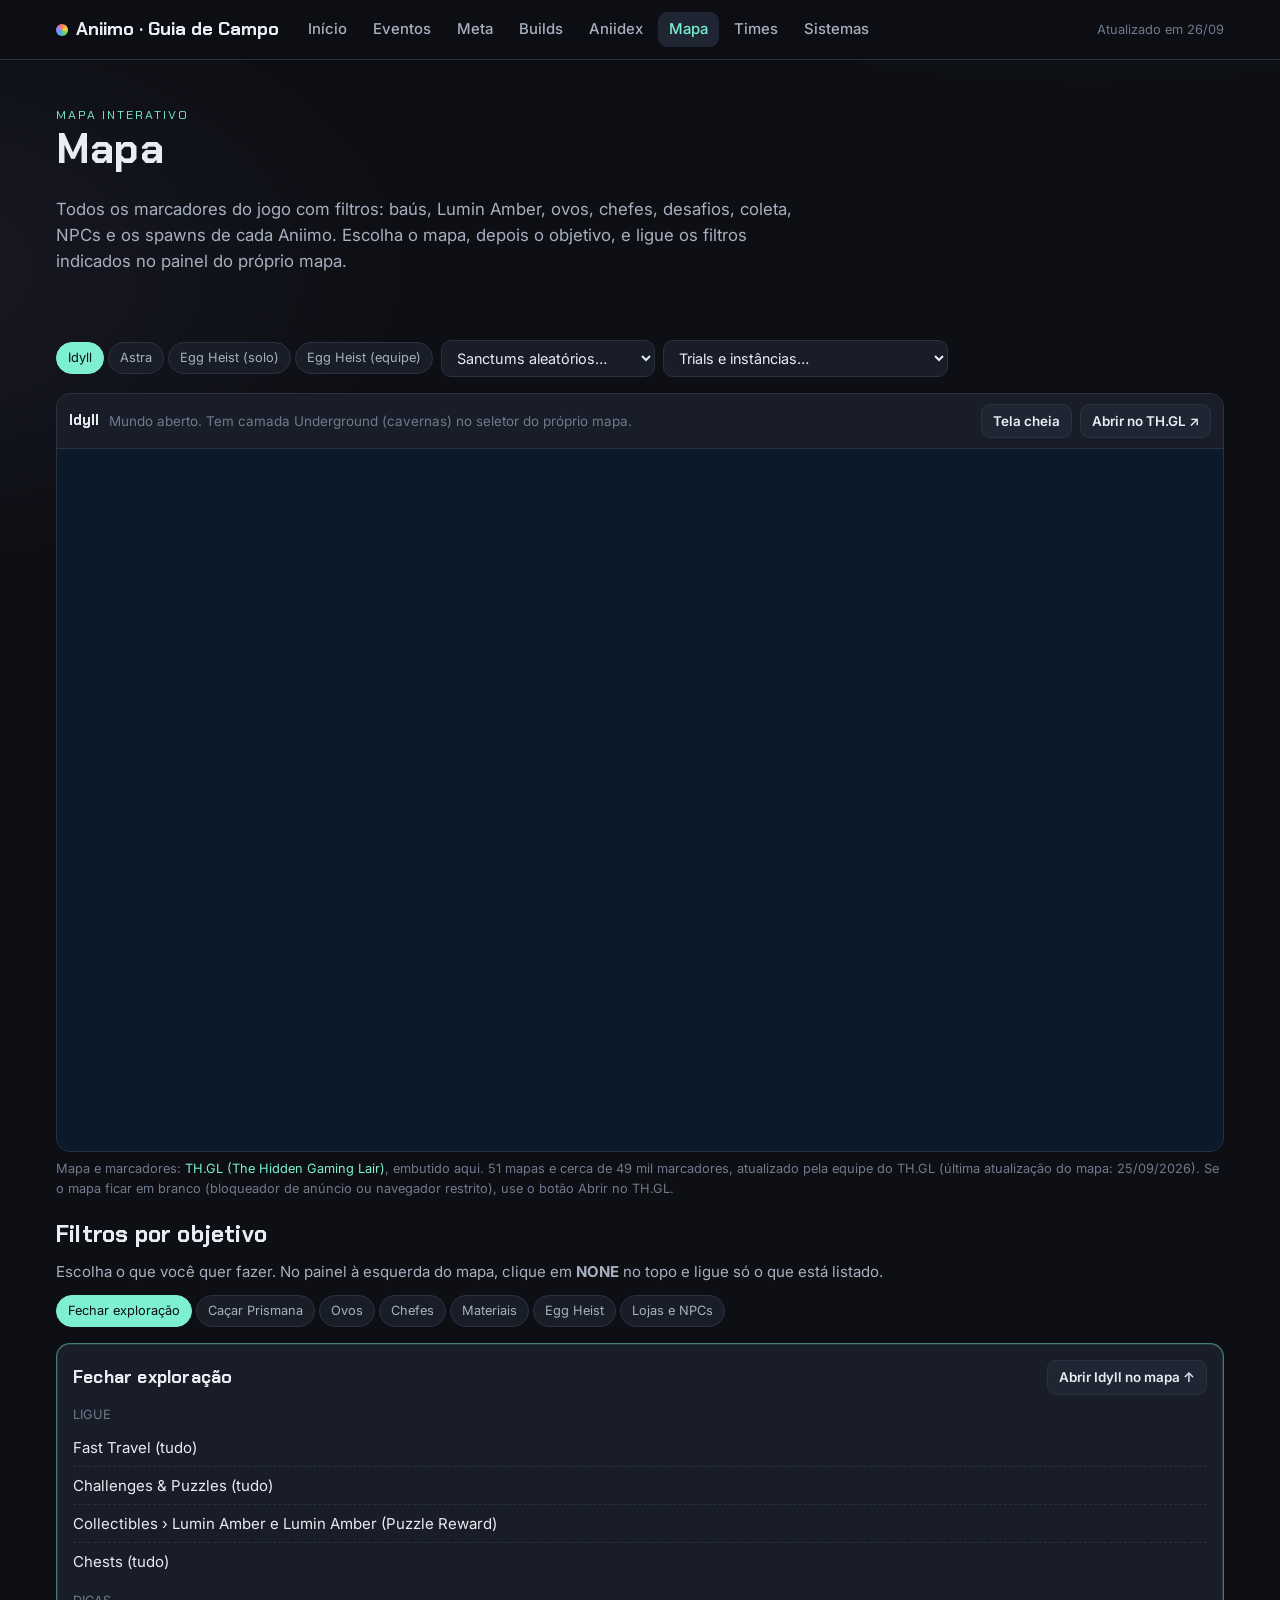
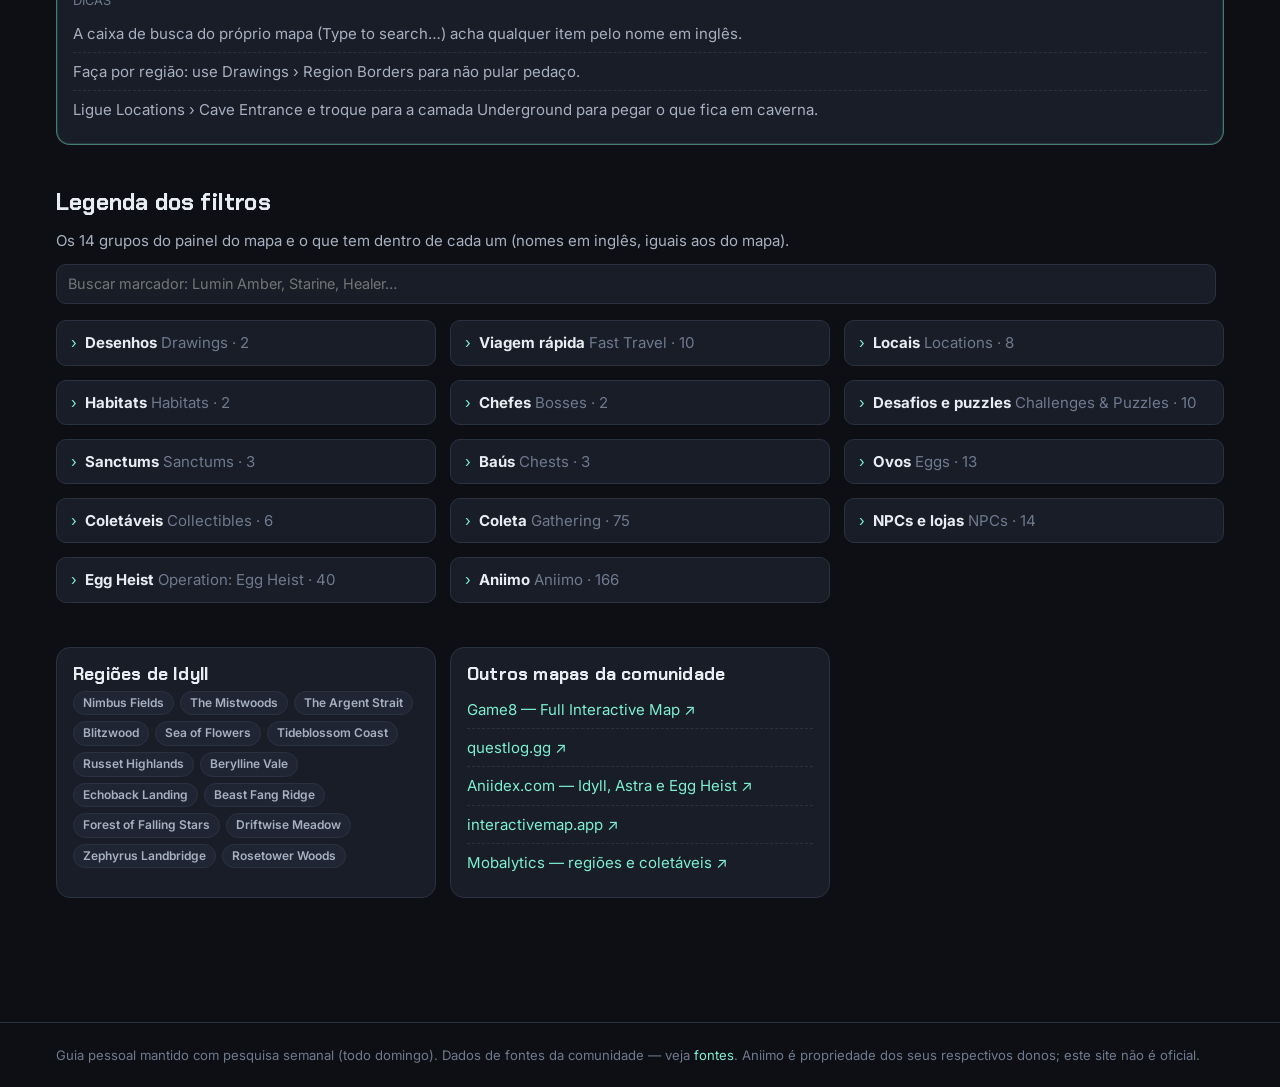
<file: mapa.html>
<!doctype html>
<html lang="pt-BR">
<head>
<meta charset="utf-8"><meta name="viewport" content="width=device-width,initial-scale=1">
<title>Mapa · Aniimo Guia de Campo</title>
<link rel="preconnect" href="https://fonts.googleapis.com"><link rel="preconnect" href="https://fonts.gstatic.com" crossorigin>
<link href="https://fonts.googleapis.com/css2?family=Chakra+Petch:wght@500;600;700&family=Inter:wght@400;500;600;700&display=swap" rel="stylesheet">
<link rel="stylesheet" href="assets/style.css?v=20261025">
</head>
<body>
<header class="top" id="top"></header>
<main>
  <section class="hero"><div class="kicker">Mapa interativo</div><h1>Mapa</h1>
    <p class="lead">Todos os marcadores do jogo com filtros: baús, Lumin Amber, ovos, chefes, desafios, coleta, NPCs e os spawns de cada Aniimo. Escolha o mapa, depois o objetivo, e ligue os filtros indicados no painel do próprio mapa.</p></section>
  <div id="app"><div class="loading">Carregando…</div></div>
</main>
<footer id="foot"></footer>
<script src="assets/app.js?v=20261025"></script>
<script>
(async () => {
  try {
    const [mp, ev] = await Promise.all([A.load("mapa"), A.load("eventos")]);
    A.nav(mp.atualizado);
    const esc = A.esc, F = mp.fonte;
    const url = (id) => F.base + encodeURIComponent(id);
    const store = { get(k) { try { return localStorage.getItem(k); } catch { return null; } }, set(k, v) { try { localStorage.setItem(k, v); } catch {} } };
    const vein = ev.calendario.find(c => c.regiao && A.status(c) === "live");

    const opt = (ids, lab) => `<option value="">${lab}</option>` + ids.map(i => `<option value="${esc(i)}">${esc(i.replace("Random Sanctum ", "Sanctum "))}</option>`).join("");
    const grp = (g) => `<details class="lg"><summary><b>${esc(g.pt)}</b> <span class="dim">${esc(g.g)} · ${g.total || g.itens.length}</span></summary>
      <p class="muted" style="font-size:.88rem;margin:.4em 0">${esc(g.desc)}</p>
      ${g.itens.length ? `<div class="row wrap">${g.itens.map(i => `<span class="pill">${esc(i)}</span>`).join(" ")}</div>` : ""}</details>`;

    document.getElementById("app").innerHTML = `
      ${vein ? `<div class="note ok" style="margin-bottom:14px"><b>Prismana desta semana:</b> ${esc(vein.nome)} (até ${A.fmtD(vein.fim)}). No mapa: Locations › Vein Abundance. ${esc(vein.nota || "")}</div>` : ""}
      <div class="bar">
        <div class="tg" id="tabs">${mp.principais.map(m => `<button data-m="${esc(m.id)}" title="${esc(m.desc)}">${esc(m.nome)}</button>`).join("")}</div>
        <select id="sel-s" aria-label="Sanctums">${opt(mp.sanctums, "Sanctums aleatórios…")}</select>
        <select id="sel-i" aria-label="Instâncias">${opt(mp.instancias, "Trials e instâncias…")}</select>
      </div>
      <div class="mapwrap" id="wrap">
        <div class="maphd"><span id="mname" style="font-family:var(--fh);font-weight:700"></span><span class="dim" id="mdesc" style="font-size:.84rem"></span>
          <span style="margin-left:auto" class="row"><button class="btn" id="fs">Tela cheia</button><a class="btn" id="ext" target="_blank" rel="noopener">Abrir no TH.GL ↗</a></span></div>
        <iframe id="map" title="Mapa interativo de Aniimo (TH.GL)" allow="fullscreen" referrerpolicy="strict-origin-when-cross-origin"></iframe>
      </div>
      <p class="dim" style="font-size:.8rem;margin:.5em 0 0">Mapa e marcadores: <a href="${esc(F.url)}" target="_blank" rel="noopener">${esc(F.nome)}</a>, embutido aqui. ${esc(F.resumo)} Se o mapa ficar em branco (bloqueador de anúncio ou navegador restrito), use o botão Abrir no TH.GL.</p>

      <section style="margin-top:22px">
        <h2>Filtros por objetivo</h2>
        <p class="muted">Escolha o que você quer fazer. No painel à esquerda do mapa, clique em <b>NONE</b> no topo e ligue só o que está listado.</p>
        <div class="bar"><div class="tg" id="obj">${mp.objetivos.map(o => `<button data-o="${o.id}">${esc(o.nome)}</button>`).join("")}</div></div>
        <div id="objbox"></div>
      </section>

      <section style="margin-top:22px">
        <h2>Legenda dos filtros</h2>
        <p class="muted">Os ${mp.grupos.length} grupos do painel do mapa e o que tem dentro de cada um (nomes em inglês, iguais aos do mapa).</p>
        <div class="bar"><input id="q" type="search" placeholder="Buscar marcador: Lumin Amber, Starine, Healer…" aria-label="Buscar marcador"><span class="count" id="cnt"></span></div>
        <div class="grid g2" id="leg">${mp.grupos.map(grp).join("")}</div>
      </section>

      <section style="margin-top:22px" class="grid g2">
        <div class="card"><h3>Regiões de Idyll</h3><div class="row wrap">${mp.regioes.map(r => `<span class="pill">${esc(r)}</span>`).join(" ")}</div></div>
        <div class="card"><h3>Outros mapas da comunidade</h3><ul class="clean">${mp.alternativas.map(a => `<li><a href="${esc(a.url)}" target="_blank" rel="noopener">${esc(a.nome)} ↗</a></li>`).join("")}</ul></div>
      </section>`;

    const ifr = document.getElementById("map"), tabs = document.getElementById("tabs"), sS = document.getElementById("sel-s"), sI = document.getElementById("sel-i");
    const info = Object.fromEntries(mp.principais.map(m => [m.id, m]));
    const show = (id, push = true) => {
      if (!id) return;
      const u = url(id);
      if (ifr.dataset.cur !== id) { ifr.src = u; ifr.dataset.cur = id; }
      document.getElementById("ext").href = u;
      document.getElementById("mname").textContent = info[id] ? info[id].nome : id;
      document.getElementById("mdesc").textContent = info[id] ? info[id].desc : (mp.sanctums.includes(id) ? "Sanctum aleatório" : "Trial / instância");
      tabs.querySelectorAll("button").forEach(b => b.classList.toggle("on", b.dataset.m === id));
      sS.value = mp.sanctums.includes(id) ? id : ""; sI.value = mp.instancias.includes(id) ? id : "";
      store.set("aniimo-mapa", id);
      if (push) history.replaceState(null, "", "#" + encodeURIComponent(id));
    };
    tabs.addEventListener("click", e => { const b = e.target.closest("button"); if (b) show(b.dataset.m); });
    sS.addEventListener("change", () => show(sS.value)); sI.addEventListener("change", () => show(sI.value));
    document.getElementById("fs").addEventListener("click", () => { const w = document.getElementById("wrap"); if (document.fullscreenElement) document.exitFullscreen(); else if (w.requestFullscreen) w.requestFullscreen(); });

    const all = [mp.principais.map(m => m.id), mp.sanctums, mp.instancias].flat();
    const fromHash = decodeURIComponent(location.hash.slice(1));
    show(all.includes(fromHash) ? fromHash : (all.includes(store.get("aniimo-mapa")) ? store.get("aniimo-mapa") : "Idyll"), false);

    const objBox = document.getElementById("objbox"), objT = document.getElementById("obj");
    const showObj = (id) => {
      const o = mp.objetivos.find(x => x.id === id); if (!o) return;
      objT.querySelectorAll("button").forEach(b => b.classList.toggle("on", b.dataset.o === id));
      objBox.innerHTML = `<div class="card hl"><div class="row" style="justify-content:space-between"><h3 style="margin:0">${esc(o.nome)}</h3><button class="btn" data-go="${esc(o.mapa)}">Abrir ${esc(info[o.mapa] ? info[o.mapa].nome : o.mapa)} no mapa ↑</button></div>
        <p class="dim" style="font-size:.8rem;margin:.8em 0 .3em">LIGUE</p><ul class="clean">${o.ligar.map(l => `<li>${esc(l)}</li>`).join("")}</ul>
        <p class="dim" style="font-size:.8rem;margin:.8em 0 .3em">DICAS</p><ul class="clean">${o.dicas.map(d => `<li class="muted">${esc(d)}</li>`).join("")}</ul></div>`;
      store.set("aniimo-obj", id);
    };
    objT.addEventListener("click", e => { const b = e.target.closest("button"); if (b) showObj(b.dataset.o); });
    objBox.addEventListener("click", e => { const b = e.target.closest("[data-go]"); if (b) { show(b.dataset.go); document.getElementById("wrap").scrollIntoView({behavior:"smooth"}); } });
    showObj(mp.objetivos.some(o => o.id === store.get("aniimo-obj")) ? store.get("aniimo-obj") : mp.objetivos[0].id);

    const q = document.getElementById("q"), leg = document.getElementById("leg"), cnt = document.getElementById("cnt");
    q.addEventListener("input", () => {
      const s = q.value.trim().toLowerCase(); let n = 0;
      leg.querySelectorAll("details").forEach((d, i) => {
        const g = mp.grupos[i], hit = !s || [g.g, g.pt, g.desc, ...g.itens].join(" ").toLowerCase().includes(s);
        d.style.display = hit ? "" : "none"; d.open = !!s && hit; if (hit) n++;
        d.querySelectorAll(".pill").forEach(p => p.classList.toggle("hit", !!s && p.textContent.toLowerCase().includes(s)));
      });
      cnt.textContent = s ? `${n} grupo(s)` : "";
    });
  } catch (e) { A.fail(e); }
})();
</script>
</body>
</html>
</file>
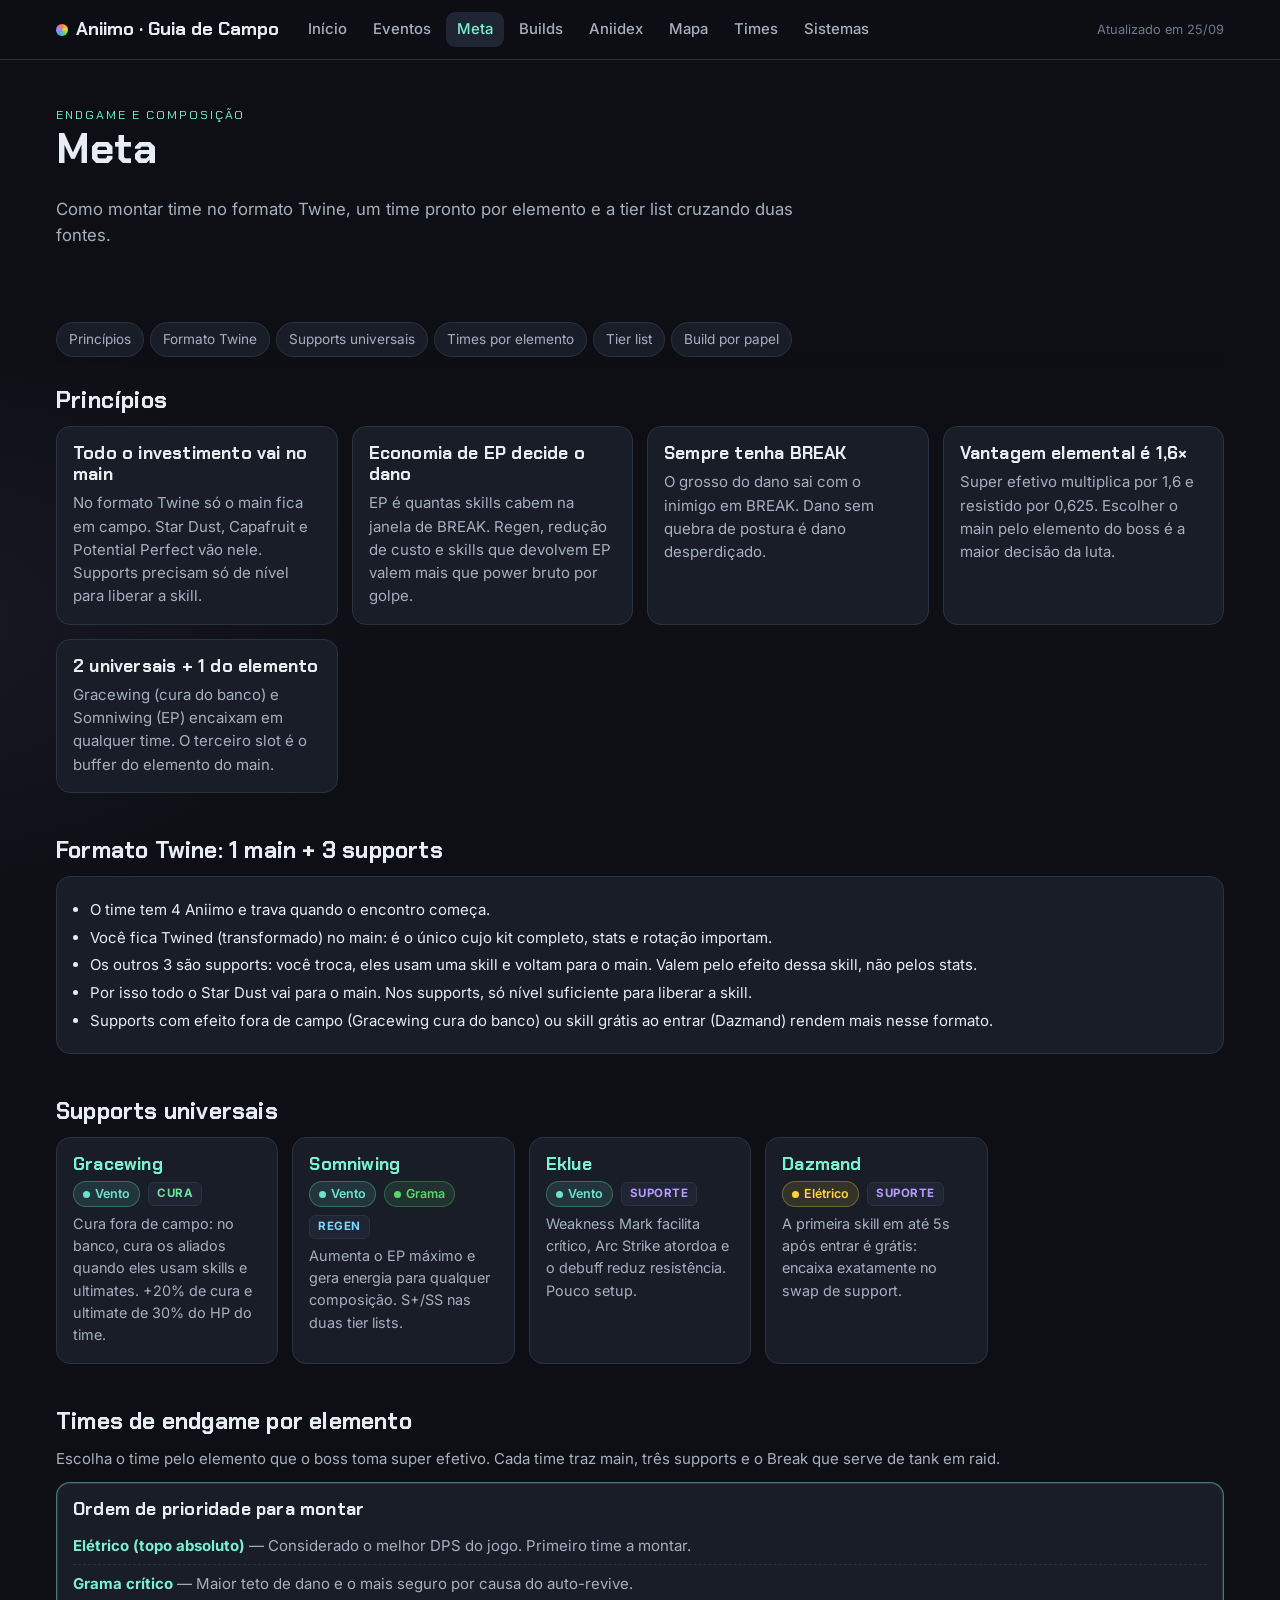
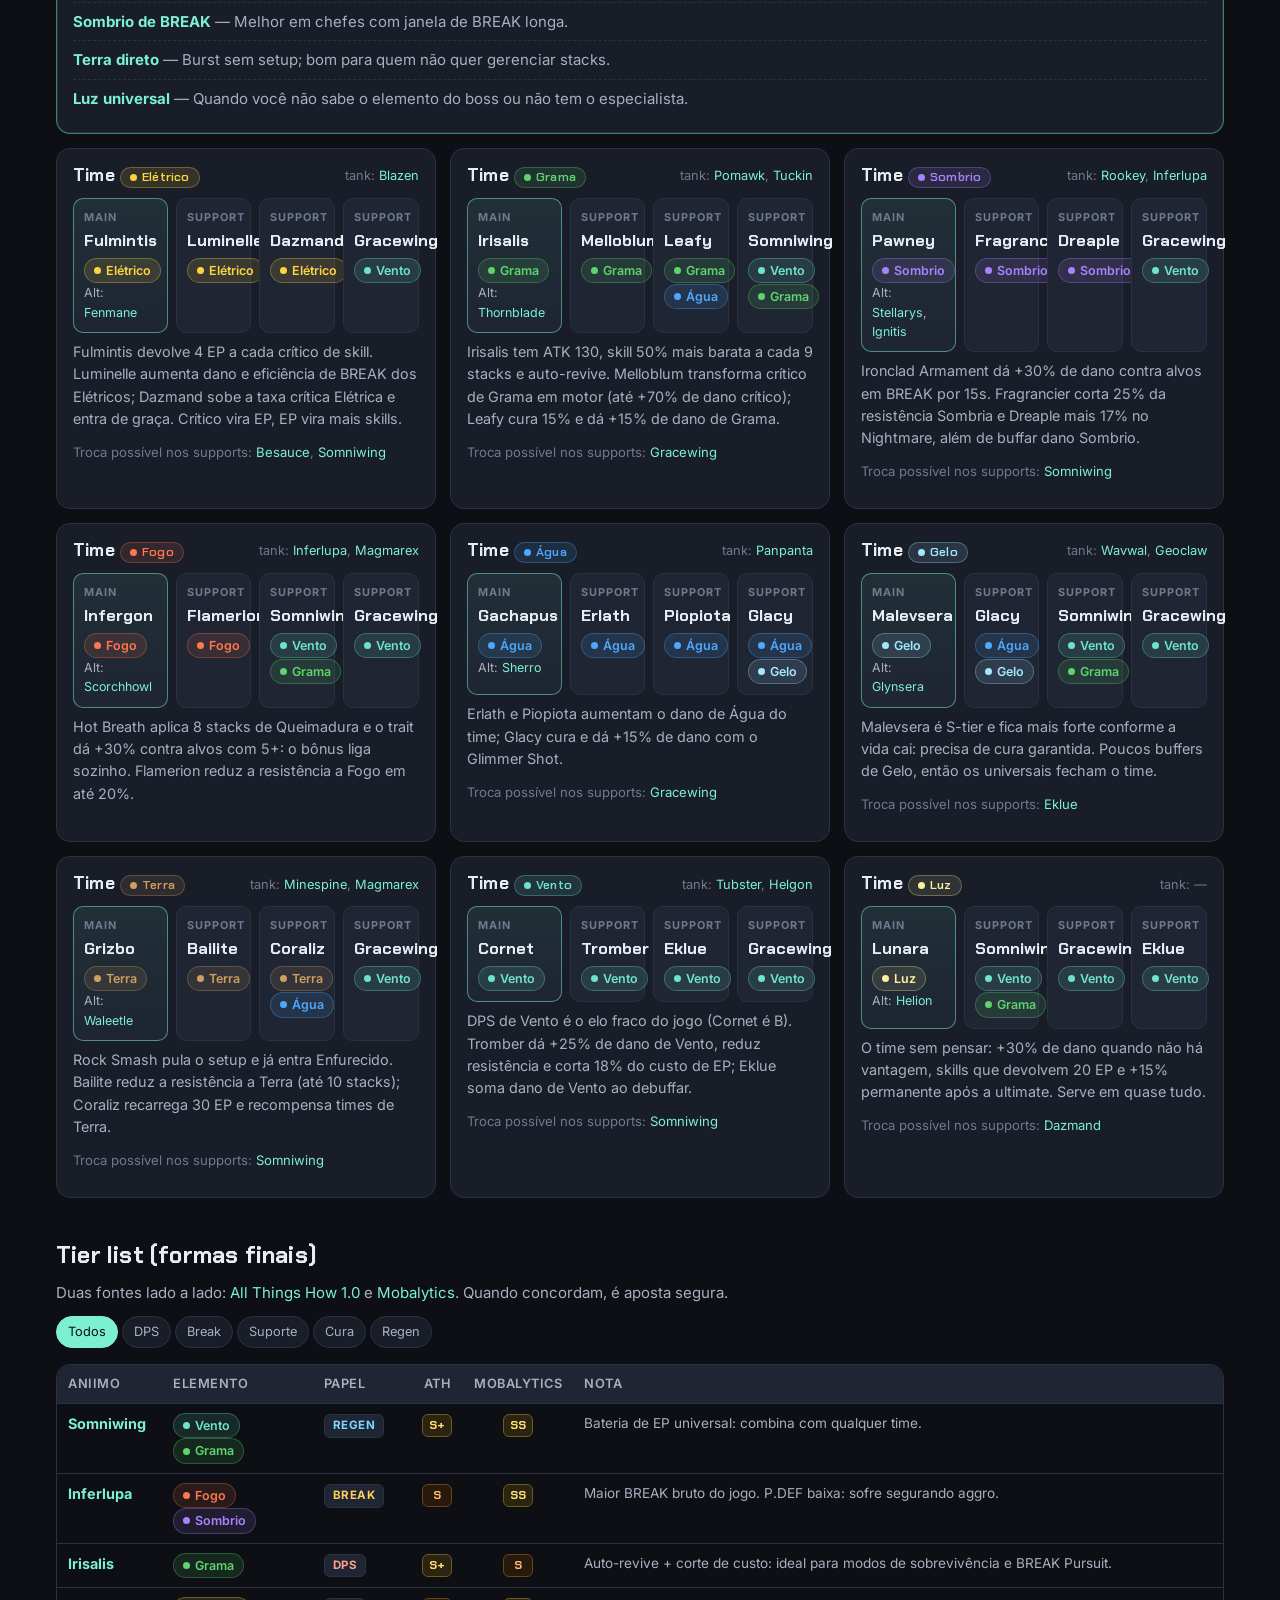
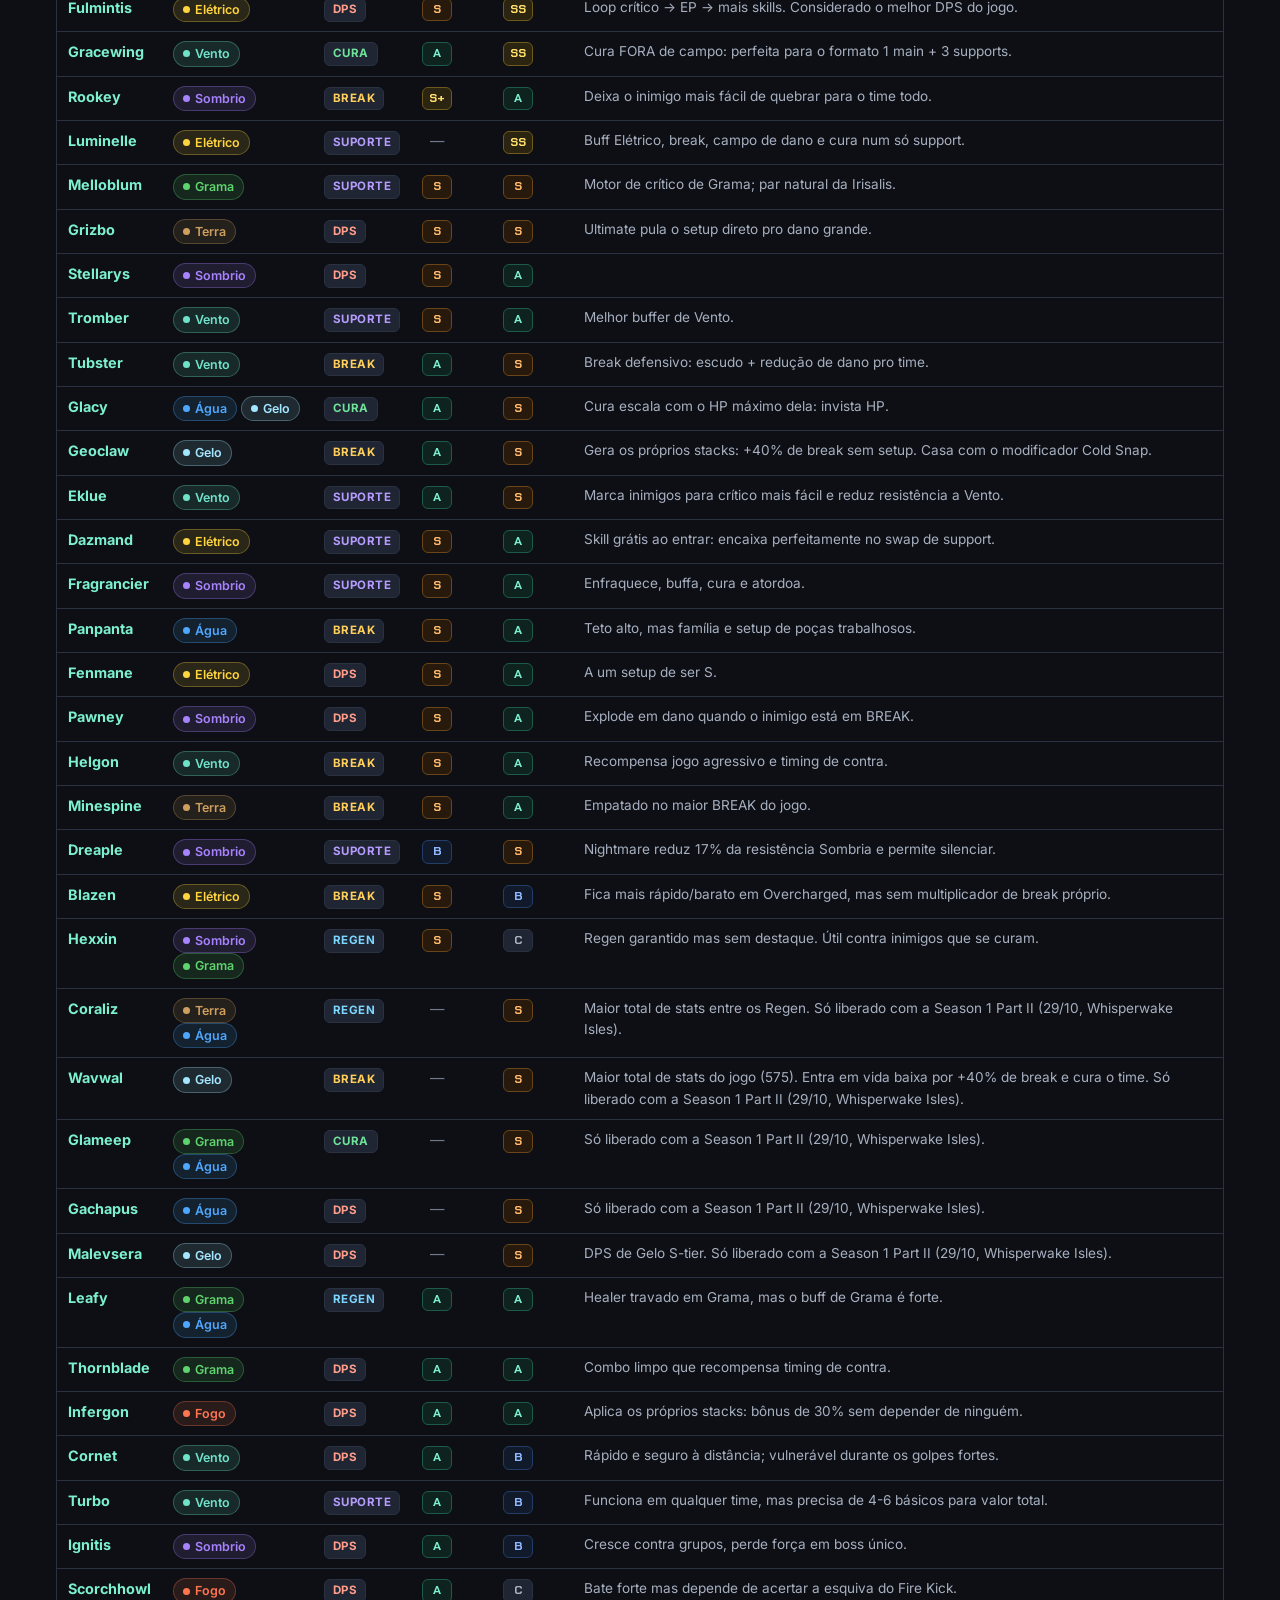
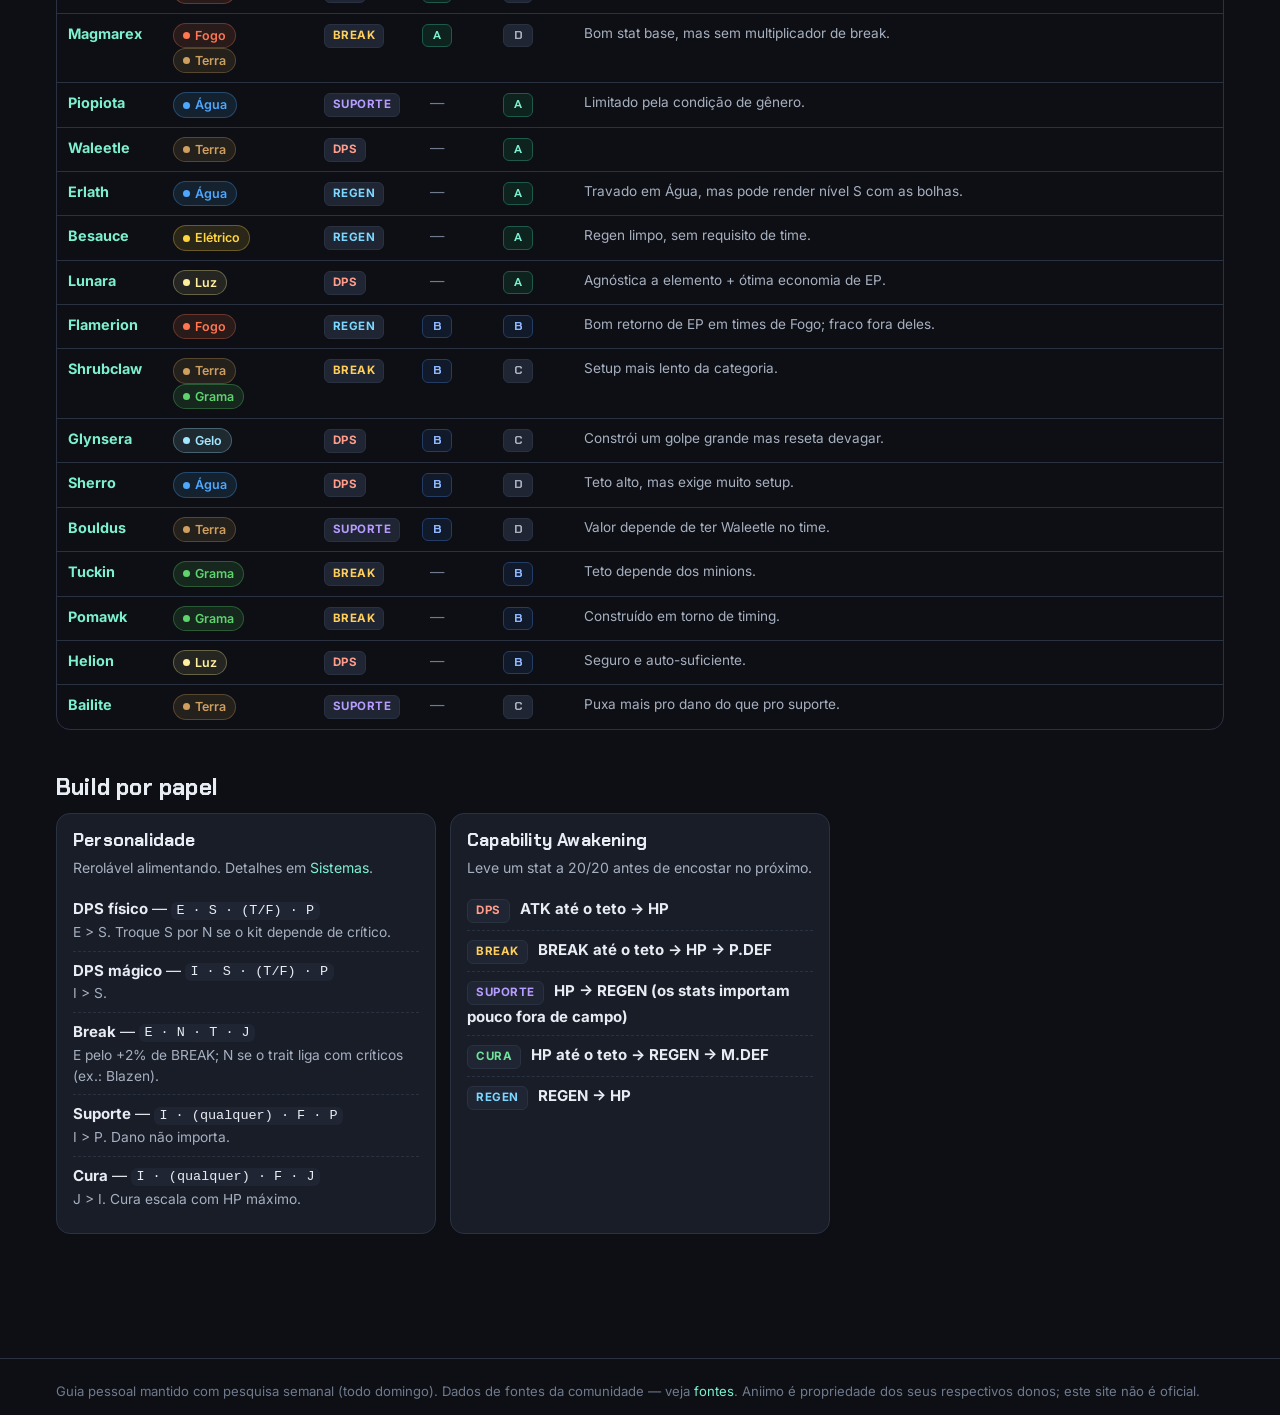
<file: meta.html>
<!doctype html>
<html lang="pt-BR">
<head>
<meta charset="utf-8"><meta name="viewport" content="width=device-width,initial-scale=1">
<title>Meta · Aniimo Guia de Campo</title>
<link rel="preconnect" href="https://fonts.googleapis.com"><link rel="preconnect" href="https://fonts.gstatic.com" crossorigin>
<link href="https://fonts.googleapis.com/css2?family=Chakra+Petch:wght@500;600;700&family=Inter:wght@400;500;600;700&display=swap" rel="stylesheet">
<link rel="stylesheet" href="assets/style.css?v=20261025">
</head>
<body>
<header class="top" id="top"></header>
<main id="app"><div class="loading">Carregando…</div></main>
<footer id="foot"></footer>
<script src="assets/app.js?v=20261025"></script>
<script>
(async () => {
  try {
    const [meta, dex, sis] = await Promise.all([A.load("meta"), A.load("aniimo"), A.load("sistemas")]);
    A.setTypes(sis); A.nav(meta.atualizado);
    const amap = A.byName(dex.aniimo), esc = A.esc;
    const ORDER = {"SS":0,"S+":0,"S":1,"A":2,"B":3,"C":4,"D":5};
    const score = (a) => Math.min(ORDER[a.tier.ath] ?? 9, ORDER[a.tier.mob] ?? 9) + ((ORDER[a.tier.ath] ?? 9) + (ORDER[a.tier.mob] ?? 9)) / 100;
    const ranked = dex.aniimo.filter(a => a.final && (a.tier.ath || a.tier.mob)).sort((a,b) => score(a) - score(b));

    const coreCard = (k) => `<div class="card" id="core-${esc(k)}"><div class="row" style="justify-content:space-between"><h3 style="margin:0">Time ${A.chip(k)}</h3><span class="dim" style="font-size:.8rem">tank: ${meta.cores[k].tank.map(t => `<a href="${A.dexLink(t)}">${esc(t)}</a>`).join(", ") || "—"}</span></div>${A.teamHTML(k, meta, amap)}</div>`;

    document.getElementById("app").innerHTML = `
      <section class="hero"><div class="kicker">Endgame e composição</div><h1>Meta</h1>
        <p class="lead">Como montar time no formato Twine, um time pronto por elemento e a tier list cruzando duas fontes.</p></section>
      <nav class="sub"><a href="#principios">Princípios</a><a href="#twine">Formato Twine</a><a href="#universais">Supports universais</a><a href="#times">Times por elemento</a><a href="#tier">Tier list</a><a href="#build">Build por papel</a></nav>

      <section id="principios"><h2>Princípios</h2>
        <div class="grid g3">${meta.principios.map(p => `<div class="card"><h3>${esc(p.titulo)}</h3><p class="muted" style="margin:0">${esc(p.texto)}</p></div>`).join("")}</div></section>

      <section id="twine"><h2>Formato Twine: 1 main + 3 supports</h2>
        <div class="card"><ul class="tick">${sis.twine.map(t => `<li>${esc(t)}</li>`).join("")}</ul></div></section>

      <section id="universais"><h2>Supports universais</h2>
        <div class="grid g4">${meta.universais.map(u => `<div class="card"><h3><a href="${A.dexLink(u.nome)}" class="row">${A.pic(u.nome, "md")}${esc(u.nome)}</a></h3><div class="row" style="margin-bottom:6px">${A.chips(amap[u.nome].el)} ${A.role(amap[u.nome].papel)}</div><p class="muted" style="margin:0;font-size:.9rem">${esc(u.porque)}</p></div>`).join("")}</div></section>

      <section id="times"><h2>Times de endgame por elemento</h2>
        <p class="muted">Escolha o time pelo elemento que o boss toma super efetivo. Cada time traz main, três supports e o Break que serve de tank em raid.</p>
        <div class="card hl" style="margin-bottom:14px"><h3>Ordem de prioridade para montar</h3><ul class="clean">${meta.endgame.map(e => `<li><a href="#core-${esc(e.core)}"><b>${esc(e.nome)}</b></a> <span class="muted">— ${esc(e.nota)}</span></li>`).join("")}</ul></div>
        <div class="grid g2">${Object.keys(meta.cores).map(coreCard).join("")}</div></section>

      <section id="tier"><h2>Tier list (formas finais)</h2>
        <p class="muted">Duas fontes lado a lado: <a href="https://allthings.how/aniimo-1-0-tier-list/" target="_blank" rel="noopener">All Things How 1.0</a> e <a href="https://mobalytics.gg/gamebase/guides/aniimo-tier-list" target="_blank" rel="noopener">Mobalytics</a>. Quando concordam, é aposta segura.</p>
        <div class="bar"><div class="tg" id="rf">${["Todos","DPS","Break","Suporte","Cura","Regen"].map((r,i) => `<button data-r="${r}" class="${i?"":"on"}">${r}</button>`).join("")}</div></div>
        <div class="tw"><table><thead><tr><th>Aniimo</th><th>Elemento</th><th>Papel</th><th class="tc">ATH</th><th class="tc">Mobalytics</th><th>Nota</th></tr></thead><tbody id="tb"></tbody></table></div></section>

      <section id="build"><h2>Build por papel</h2>
        <div class="grid g2">
          <div class="card"><h3>Personalidade</h3><p class="muted" style="font-size:.88rem">Rerolável alimentando. Detalhes em <a href="sistemas.html#personalidade">Sistemas</a>.</p>
            <ul class="clean">${sis.personalidade.por_papel.map(p => `<li><b>${esc(p.papel)}</b> — <code>${esc(p.rec)}</code><div class="muted" style="font-size:.86rem">${esc(p.prio)}</div></li>`).join("")}</ul></div>
          <div class="card"><h3>Capability Awakening</h3><p class="muted" style="font-size:.88rem">Leve um stat a 20/20 antes de encostar no próximo.</p>
            <ul class="clean">${sis.papeis.map(p => `<li>${A.role(p.nome)} <b style="margin-left:6px">${esc(p.awakening)}</b></li>`).join("")}</ul></div>
        </div></section>`;

    const tb = document.getElementById("tb");
    const draw = (r) => { tb.innerHTML = ranked.filter(a => r === "Todos" || a.papel === r).map(a => `<tr><td><a href="${A.dexLink(a.nome)}"><b>${esc(a.nome)}</b></a></td><td>${A.chips(a.el)}</td><td>${A.role(a.papel)}</td><td class="tc">${A.tier(a.tier.ath,"All Things How") || '<span class="dim">—</span>'}</td><td class="tc">${A.tier(a.tier.mob,"Mobalytics") || '<span class="dim">—</span>'}</td><td class="muted" style="font-size:.85rem">${esc(a.nota)}</td></tr>`).join(""); };
    draw("Todos");
    document.getElementById("rf").addEventListener("click", e => { const b = e.target.closest("button"); if (!b) return; document.querySelectorAll("#rf button").forEach(x => x.classList.toggle("on", x === b)); draw(b.dataset.r); });
    if (location.hash) { const t = document.getElementById(decodeURIComponent(location.hash.slice(1))); if (t) setTimeout(() => t.scrollIntoView(), 50); }
  } catch (e) { A.fail(e); }
})();
</script>
</body>
</html>
</file>
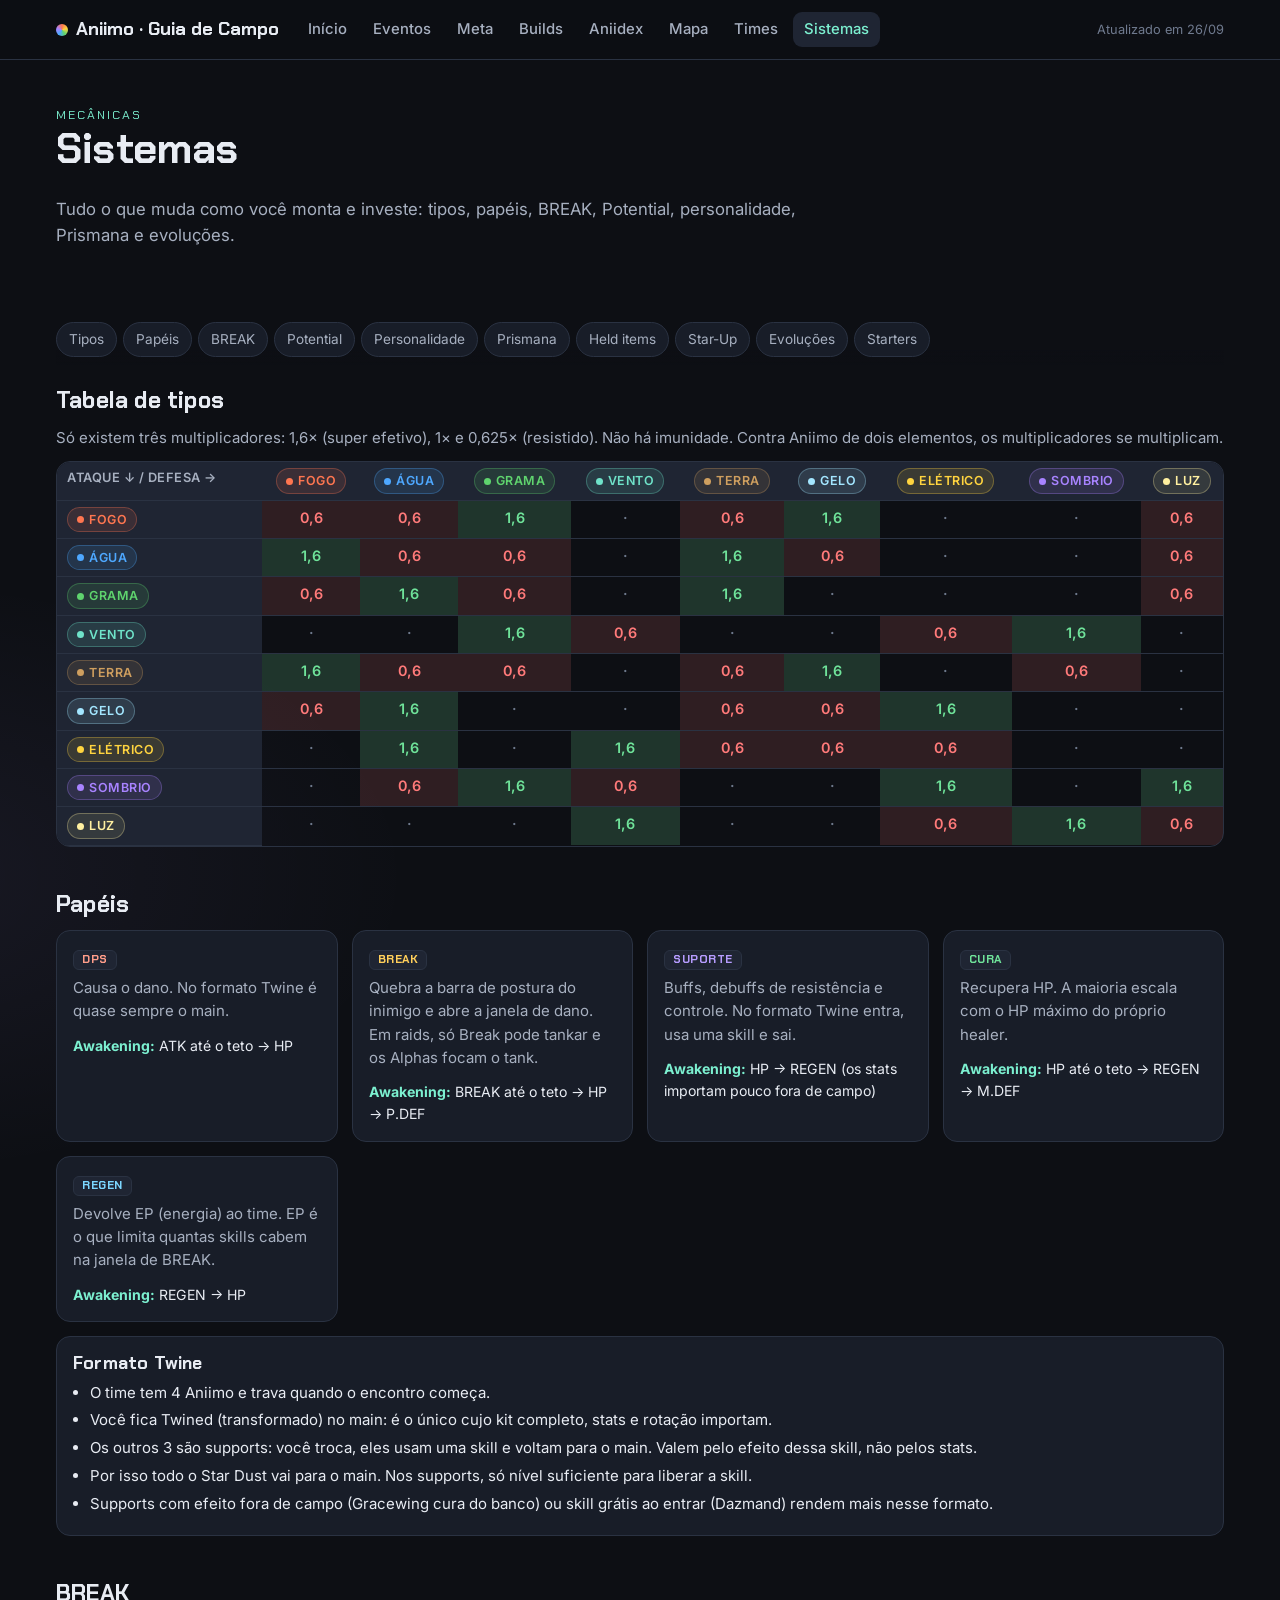
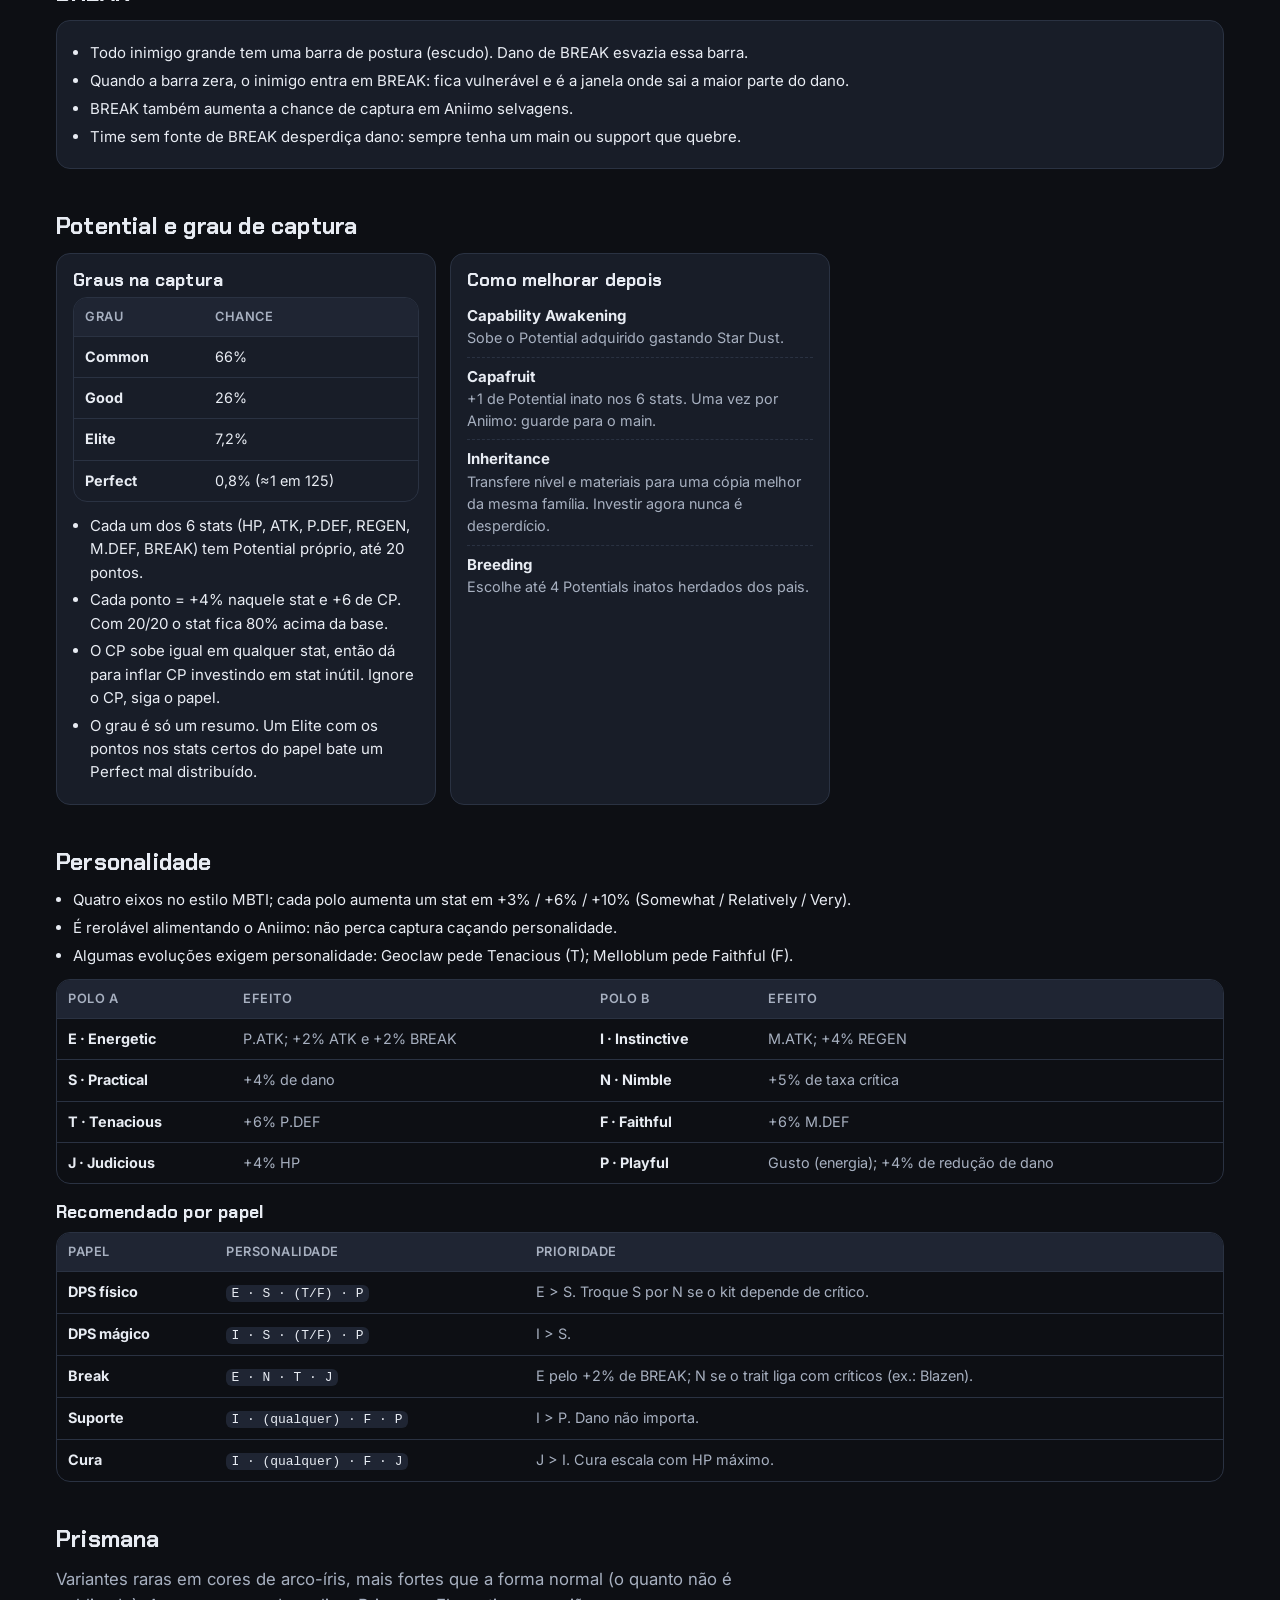
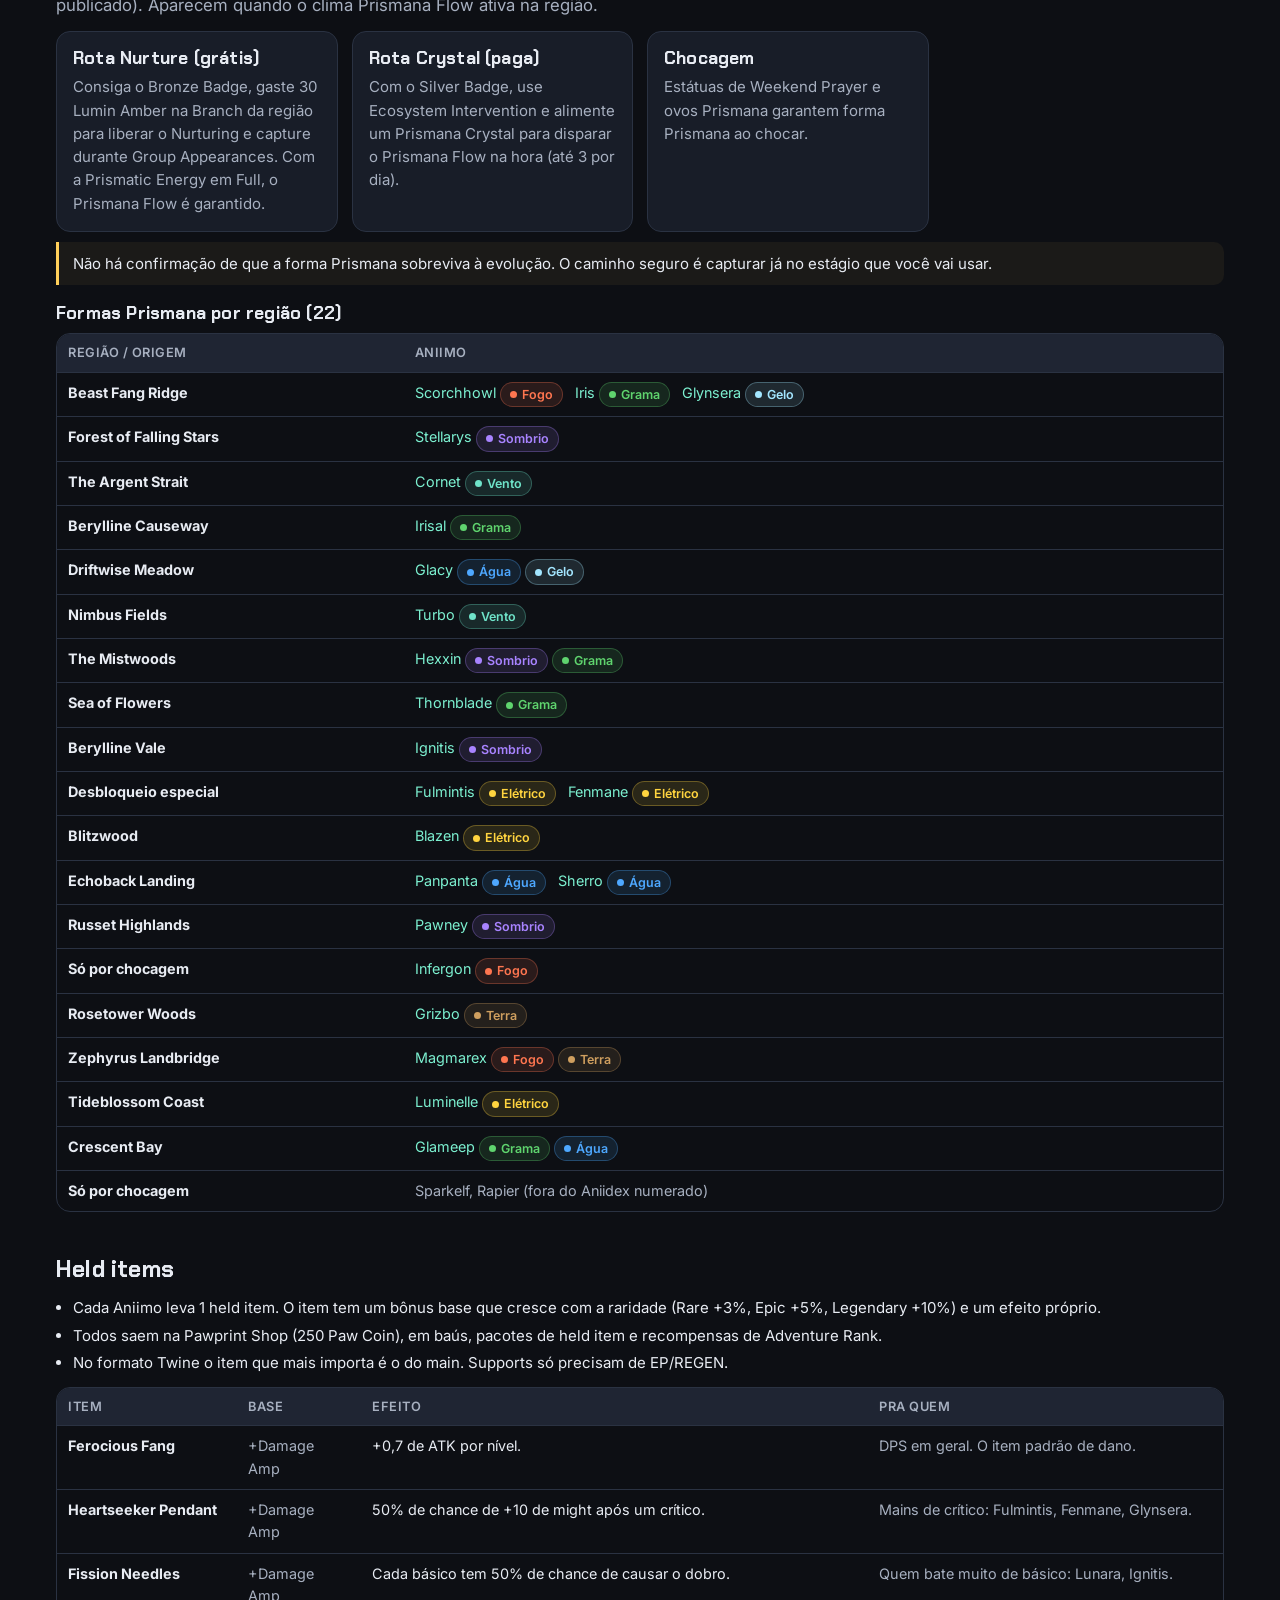
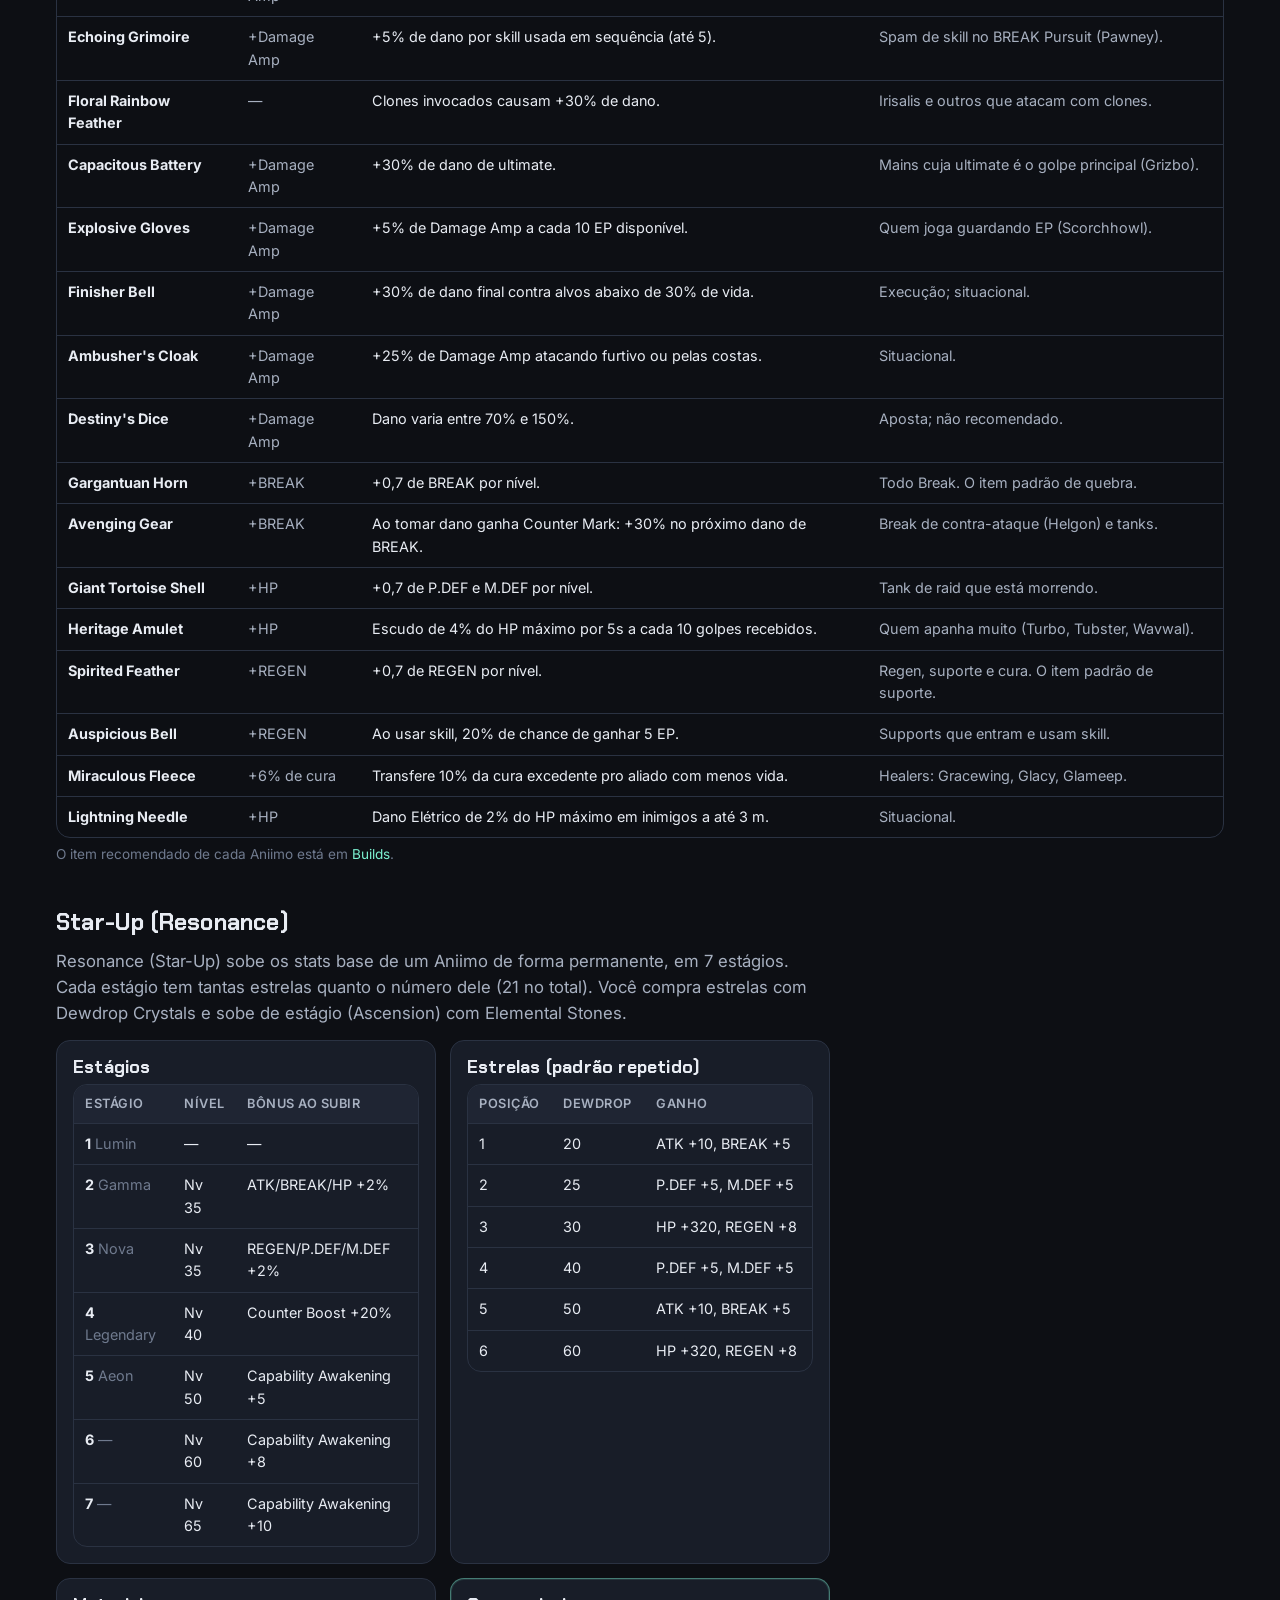
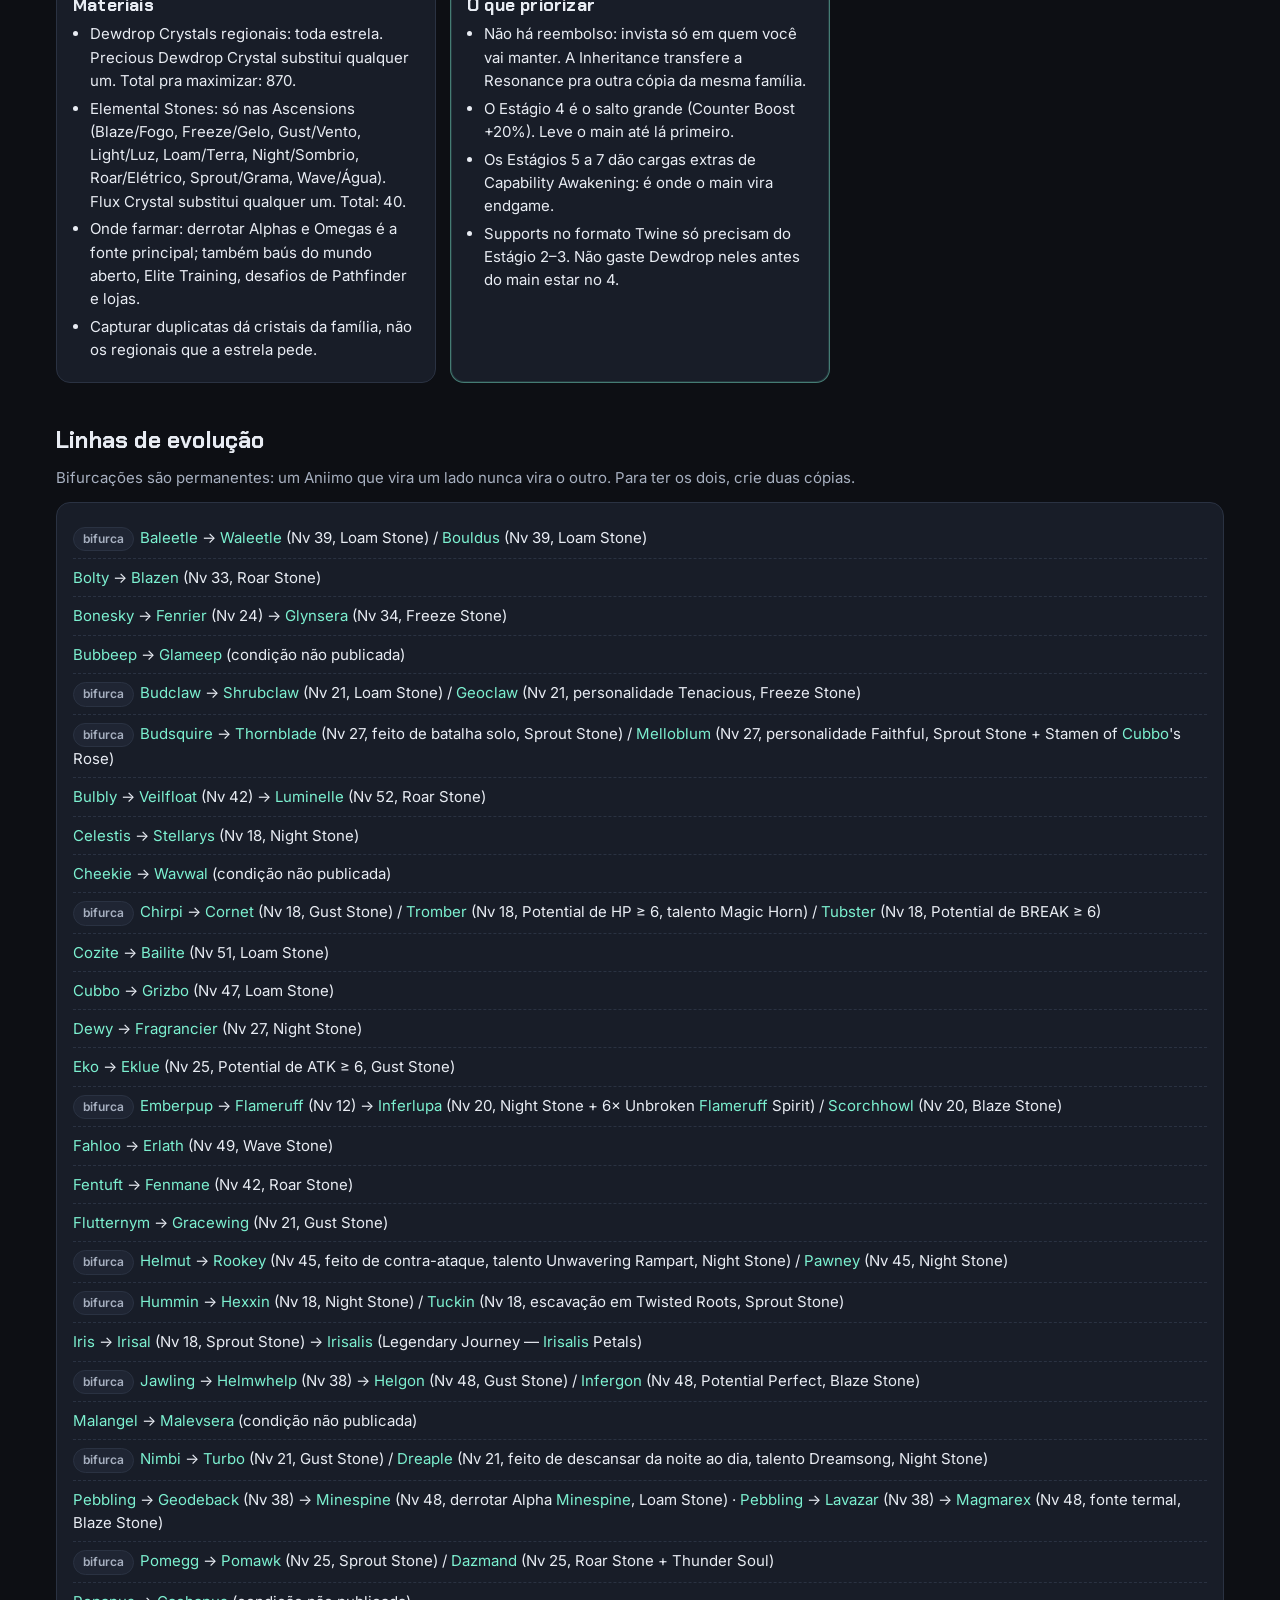
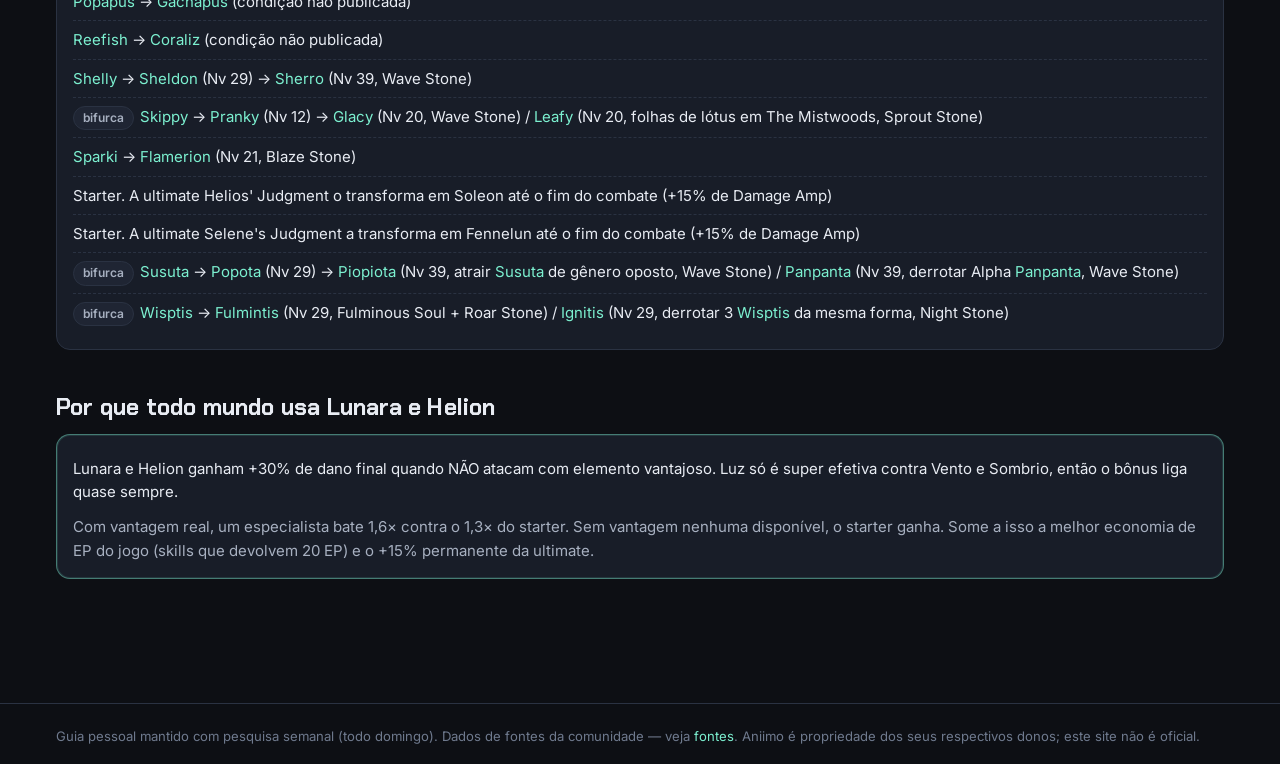
<file: sistemas.html>
<!doctype html>
<html lang="pt-BR">
<head>
<meta charset="utf-8"><meta name="viewport" content="width=device-width,initial-scale=1">
<title>Sistemas · Aniimo Guia de Campo</title>
<link rel="preconnect" href="https://fonts.googleapis.com"><link rel="preconnect" href="https://fonts.gstatic.com" crossorigin>
<link href="https://fonts.googleapis.com/css2?family=Chakra+Petch:wght@500;600;700&family=Inter:wght@400;500;600;700&display=swap" rel="stylesheet">
<link rel="stylesheet" href="assets/style.css?v=20261025">
</head>
<body>
<header class="top" id="top"></header>
<main id="app"><div class="loading">Carregando…</div></main>
<footer id="foot"></footer>
<script src="assets/app.js?v=20261025"></script>
<script>
(async () => {
  try {
    const [sis, dex] = await Promise.all([A.load("sistemas"), A.load("aniimo")]);
    A.setTypes(sis); A.nav(sis.atualizado);
    const esc = A.esc, E = sis.elementos, P = sis.potential, PE = sis.personalidade, PR = sis.prismana, IT = sis.itens, RS = sis.resonance;

    const cell = (a, d) => { const m = A.mult(a, d); return m > 1 ? `<td class="sup">1,6</td>` : m < 1 ? `<td class="res">0,6</td>` : `<td class="neu">·</td>`; };
    const matrix = `<div class="tw"><table class="mx"><thead><tr><th class="rh">Ataque ↓ / Defesa →</th>${E.map(e => `<th>${A.chip(e)}</th>`).join("")}</tr></thead><tbody>
      ${E.map(a => `<tr><th class="rh">${A.chip(a)}</th>${E.map(d => cell(a, d)).join("")}</tr>`).join("")}</tbody></table></div>`;

    const prList = dex.aniimo.filter(a => a.prismana);
    const byReg = {}; prList.forEach(a => { const r = a.prismana.replace(/ \(.*\)$/, ""); (byReg[r] ||= []).push(a); });

    const evos = [...new Set(dex.aniimo.map(a => a.evo).filter(Boolean))].sort();
    const evoHTML = evos.map(s => {
      const linked = s.replace(/[A-Z][a-z]+/g, w => dex.aniimo.some(a => a.nome === w) ? `<a href="${A.dexLink(w)}">${w}</a>` : w);
      const fork = s.includes(" / ");
      return `<li>${fork ? `<span class="pill" style="margin-right:6px">bifurca</span>` : ""}${linked}</li>`;
    }).join("");

    document.getElementById("app").innerHTML = `
      <section class="hero"><div class="kicker">Mecânicas</div><h1>Sistemas</h1>
        <p class="lead">Tudo o que muda como você monta e investe: tipos, papéis, BREAK, Potential, personalidade, Prismana e evoluções.</p></section>
      <nav class="sub"><a href="#tipos">Tipos</a><a href="#papeis">Papéis</a><a href="#break">BREAK</a><a href="#potential">Potential</a><a href="#personalidade">Personalidade</a><a href="#prismana">Prismana</a><a href="#itens">Held items</a><a href="#resonance">Star-Up</a><a href="#evolucoes">Evoluções</a><a href="#starters">Starters</a></nav>

      <section id="tipos"><h2>Tabela de tipos</h2>
        <p class="muted">${esc(sis.tipos.nota)} Contra Aniimo de dois elementos, os multiplicadores se multiplicam.</p>
        ${matrix}</section>

      <section id="papeis"><h2>Papéis</h2>
        <div class="grid g3">${sis.papeis.map(p => `<div class="card"><h3>${A.role(p.nome)}</h3><p class="muted">${esc(p.desc)}</p><p style="margin:0;font-size:.88rem"><b style="color:var(--acc)">Awakening:</b> ${esc(p.awakening)}</p></div>`).join("")}</div>
        <div class="card" style="margin-top:14px"><h3>Formato Twine</h3><ul class="tick">${sis.twine.map(t => `<li>${esc(t)}</li>`).join("")}</ul></div></section>

      <section id="break"><h2>BREAK</h2><div class="card"><ul class="tick">${sis.break.map(t => `<li>${esc(t)}</li>`).join("")}</ul></div></section>

      <section id="potential"><h2>Potential e grau de captura</h2>
        <div class="grid g2">
          <div class="card"><h3>Graus na captura</h3><div class="tw"><table><thead><tr><th>Grau</th><th>Chance</th></tr></thead><tbody>${P.graus.map(g => `<tr><td><b>${esc(g.nome)}</b></td><td>${esc(g.chance)}</td></tr>`).join("")}</tbody></table></div>
            <ul class="tick" style="margin-top:12px">${P.regras.map(r => `<li>${esc(r)}</li>`).join("")}</ul></div>
          <div class="card"><h3>Como melhorar depois</h3><ul class="clean">${P.melhorias.map(m => `<li><b>${esc(m.nome)}</b><div class="muted" style="font-size:.9rem">${esc(m.desc)}</div></li>`).join("")}</ul></div>
        </div></section>

      <section id="personalidade"><h2>Personalidade</h2>
        <ul class="tick">${PE.regras.map(r => `<li>${esc(r)}</li>`).join("")}</ul>
        <div class="tw" style="margin-top:12px"><table><thead><tr><th>Polo A</th><th>Efeito</th><th>Polo B</th><th>Efeito</th></tr></thead><tbody>
          ${PE.eixos.map(x => `<tr><td><b>${x.a.letra} · ${esc(x.a.nome)}</b></td><td class="muted">${esc(x.a.efeito)}</td><td><b>${x.b.letra} · ${esc(x.b.nome)}</b></td><td class="muted">${esc(x.b.efeito)}</td></tr>`).join("")}</tbody></table></div>
        <h3 style="margin-top:18px">Recomendado por papel</h3>
        <div class="tw"><table><thead><tr><th>Papel</th><th>Personalidade</th><th>Prioridade</th></tr></thead><tbody>${PE.por_papel.map(p => `<tr><td><b>${esc(p.papel)}</b></td><td><code>${esc(p.rec)}</code></td><td class="muted">${esc(p.prio)}</td></tr>`).join("")}</tbody></table></div></section>

      <section id="prismana"><h2>Prismana</h2>
        <p class="lead">${esc(PR.o_que)}</p>
        <div class="grid g3">${PR.como.map(c => `<div class="card"><h3>${esc(c.nome)}</h3><p class="muted" style="margin:0">${esc(c.desc)}</p></div>`).join("")}</div>
        <div class="note">${esc(PR.cuidado)}</div>
        <h3 style="margin-top:18px">Formas Prismana por região (${prList.length})</h3>
        <div class="tw"><table><thead><tr><th>Região / origem</th><th>Aniimo</th></tr></thead><tbody>
          ${Object.entries(byReg).map(([r, l]) => `<tr><td><b>${esc(r)}</b></td><td>${l.map(a => `<a href="${A.dexLink(a.nome)}">${esc(a.nome)}</a> ${A.chips(a.el)}`).join(" &nbsp; ")}</td></tr>`).join("")}
          <tr><td><b>Só por chocagem</b></td><td class="muted">Sparkelf, Rapier (fora do Aniidex numerado)</td></tr>
        </tbody></table></div></section>

      <section id="itens"><h2>Held items</h2>
        <ul class="tick">${IT.regras.map(r => `<li>${esc(r)}</li>`).join("")}</ul>
        <div class="tw" style="margin-top:12px"><table><thead><tr><th>Item</th><th>Base</th><th>Efeito</th><th>Pra quem</th></tr></thead><tbody>
          ${IT.lista.map(i => `<tr><td><b>${esc(i.nome)}</b></td><td class="muted">${esc(i.base)}</td><td>${esc(i.efeito)}</td><td class="muted">${esc(i.para)}</td></tr>`).join("")}
        </tbody></table></div>
        <p class="dim" style="font-size:.85rem">O item recomendado de cada Aniimo está em <a href="builds.html">Builds</a>.</p></section>

      <section id="resonance"><h2>Star-Up (Resonance)</h2>
        <p class="lead">${esc(RS.resumo)}</p>
        <div class="grid g2">
          <div class="card"><h3>Estágios</h3><div class="tw"><table><thead><tr><th>Estágio</th><th>Nível</th><th>Bônus ao subir</th></tr></thead><tbody>${RS.estagios.map(e => `<tr><td><b>${e.n}</b> <span class="dim">${esc(e.nome)}</span></td><td>${esc(e.nivel)}</td><td>${esc(e.bonus)}</td></tr>`).join("")}</tbody></table></div></div>
          <div class="card"><h3>Estrelas (padrão repetido)</h3><div class="tw"><table><thead><tr><th>Posição</th><th>Dewdrop</th><th>Ganho</th></tr></thead><tbody>${RS.estrelas.map(e => `<tr><td>${e.pos}</td><td>${e.custo}</td><td>${esc(e.ganho)}</td></tr>`).join("")}</tbody></table></div></div>
        </div>
        <div class="grid g2" style="margin-top:14px">
          <div class="card"><h3>Materiais</h3><ul class="tick">${RS.materiais.map(m => `<li>${esc(m)}</li>`).join("")}</ul></div>
          <div class="card hl"><h3>O que priorizar</h3><ul class="tick">${RS.prioridade.map(m => `<li>${esc(m)}</li>`).join("")}</ul></div>
        </div></section>

      <section id="evolucoes"><h2>Linhas de evolução</h2>
        <p class="muted">Bifurcações são permanentes: um Aniimo que vira um lado nunca vira o outro. Para ter os dois, crie duas cópias.</p>
        <div class="card"><ul class="clean">${evoHTML}</ul></div></section>

      <section id="starters"><h2>Por que todo mundo usa Lunara e Helion</h2>
        <div class="card hl"><p>${esc(sis.starters.resumo)}</p><p class="muted" style="margin:0">${esc(sis.starters.conta)}</p></div></section>`;

    if (location.hash) { const t = document.getElementById(location.hash.slice(1)); if (t) setTimeout(() => t.scrollIntoView(), 50); }
  } catch (e) { A.fail(e); }
})();
</script>
</body>
</html>
</file>
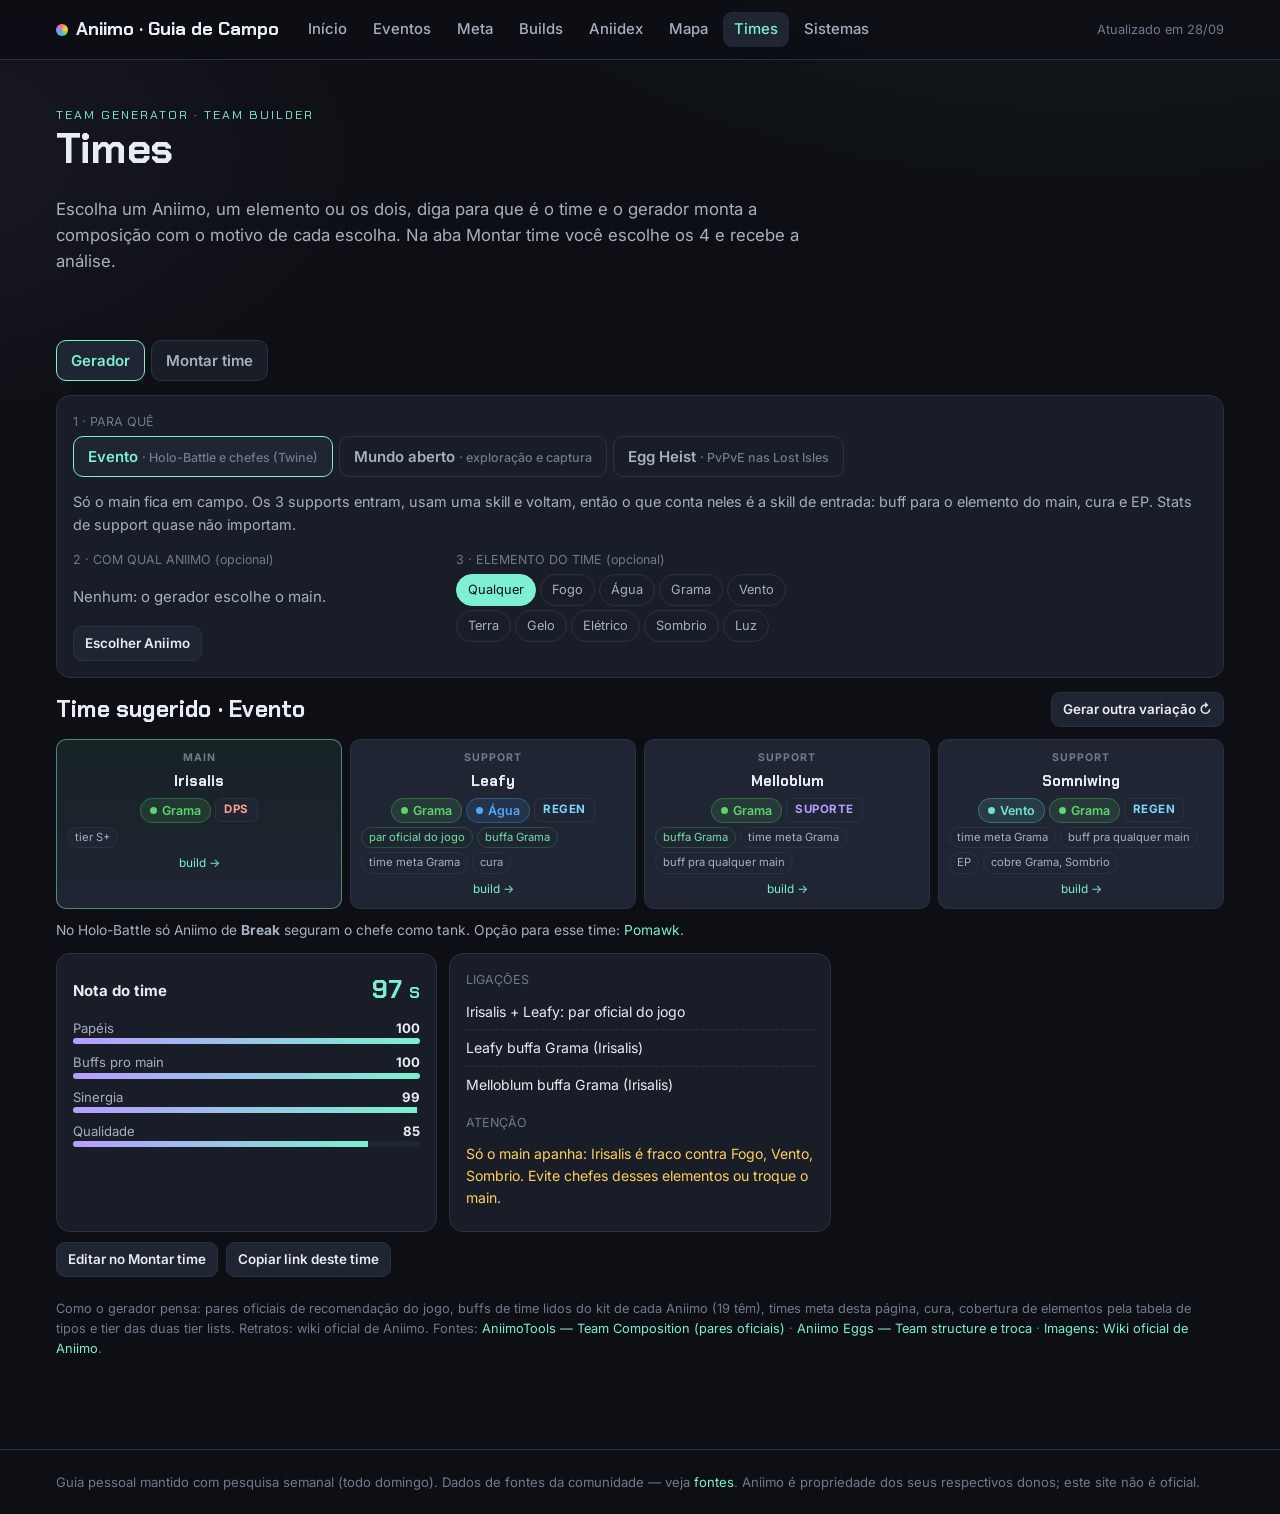
<file: times.html>
<!doctype html>
<html lang="pt-BR">
<head>
<meta charset="utf-8"><meta name="viewport" content="width=device-width,initial-scale=1">
<title>Times · Aniimo Guia de Campo</title>
<link rel="preconnect" href="https://fonts.googleapis.com"><link rel="preconnect" href="https://fonts.gstatic.com" crossorigin>
<link href="https://fonts.googleapis.com/css2?family=Chakra+Petch:wght@500;600;700&family=Inter:wght@400;500;600;700&display=swap" rel="stylesheet">
<link rel="stylesheet" href="assets/style.css?v=20261025">
</head>
<body>
<header class="top" id="top"></header>
<main>
  <section class="hero"><div class="kicker">Team Generator · Team Builder</div><h1>Times</h1>
    <p class="lead">Escolha um Aniimo, um elemento ou os dois, diga para que é o time e o gerador monta a composição com o motivo de cada escolha. Na aba Montar time você escolhe os 4 e recebe a análise.</p></section>
  <div class="tabs2" id="tabs"><button data-t="gen" class="on">Gerador</button><button data-t="build">Montar time</button></div>
  <div id="app"><div class="loading">Carregando…</div></div>
</main>
<footer id="foot"></footer>
<script src="assets/app.js?v=20261025"></script>
<script>
(async () => {
  try {
    const [dex, bd, meta, sis, tm] = await Promise.all([A.load("aniimo"), A.load("builds"), A.load("meta"), A.load("sistemas"), A.load("times")]);
    A.setTypes(sis); A.nav(tm.atualizado);
    const esc = A.esc, E = sis.elementos, amap = A.byName(dex.aniimo), B = bd.builds;
    const ELRX = new RegExp("(" + E.join("|") + ")", "g");
    const TEAMRX = /(do time|time inteiro|aliados|pra qualquer main|serve pra qualquer|do grupo|da equipe)/i;
    const TORD = {"SS":5,"S+":5,"S":4,"A":3,"B":2,"C":1,"D":0};
    const MODOS = tm.modos;

    /* ---------- base de dados derivada ---------- */
    const P = dex.aniimo.filter(a => a.final && B[a.nome]).map(a => {
      const b = B[a.nome];
      const ts = [a.tier.ath, a.tier.mob].map(t => TORD[t]).filter(v => v != null);
      const eff = [b.swap, ...b.kit.filter(k => TEAMRX.test(k.ef)).map(k => k.ef)].filter(t => TEAMRX.test(t) || /time|aliados/.test(t));
      const buffEl = new Set(); let generic = false, heals = a.papel === "Cura", ep = false;
      eff.forEach(t => {
        const els = [...new Set((t.match(ELRX) || []))];
        if (els.length) els.forEach(e => buffEl.add(e)); else generic = true;
        if (/cura/i.test(t)) heals = true;
        if (/\bEP\b/.test(t)) ep = true;
      });
      return { n: a.nome, a, b, el: a.el, papel: a.papel, tier: ts.length ? Math.max(...ts) : 1.5, buffEl, generic, heals, ep };
    });
    const PM = Object.fromEntries(P.map(x => [x.n, x]));
    const UNI = new Set(meta.universais.map(u => u.nome));
    UNI.forEach(n => { if (PM[n] && !PM[n].buffEl.size) PM[n].generic = true; });
    const PAIR = {}; tm.pares.forEach(([x, y, nota]) => { (PAIR[x] = PAIR[x] || {})[y] = nota || true; (PAIR[y] = PAIR[y] || {})[x] = nota || true; });
    const CORE = {}; Object.entries(meta.cores).forEach(([k, c]) => [c.main, ...c.alt, ...c.supports, ...(c.flex || []), ...(c.tank || [])].forEach(n => (CORE[n] = CORE[n] || new Set()).add(k)));
    const hitSet = (x) => new Set(E.filter(d => x.el.some(e => A.mult(e, d) > 1)));
    const isSup = (x) => ["Suporte", "Cura", "Regen"].includes(x.papel);
    const inter = (s, arr) => arr.filter(v => s.has(v));

    /* ---------- sinergia par a par ---------- */
    const syn = (x, y) => {
      if (x.n === y.n) return { s: -99, r: [] };
      let s = 0; const r = [];
      if (PAIR[x.n] && PAIR[x.n][y.n]) { s += 4; r.push(["g", "par oficial do jogo"]); }
      const be = inter(y.buffEl, x.el); if (be.length) { s += 3; r.push(["g", "buffa " + be.join("/")]); }
      const xb = inter(x.buffEl, y.el); if (xb.length) { s += 1.5; r.push(["", "recebe buff de " + x.n]); }
      const cores = [...(CORE[x.n] || [])].filter(k => CORE[y.n] && CORE[y.n].has(k)); if (cores.length) { s += 2.5; r.push(["", "time meta " + cores[0]]); }
      if (y.generic) { s += 1.5; r.push(["", "buff pra qualquer main"]); }
      if (y.heals) { s += 1.2; r.push(["", "cura"]); }
      if (y.ep) { s += 0.8; r.push(["", "EP"]); }
      if (!isSup(x) && isSup(y)) s += 0.8;
      if (x.papel === "DPS" && y.papel === "Break") { s += 0.8; r.push(["", "quebra postura"]); }
      const hx = hitSet(x), hy = hitSet(y), cov = [...hy].filter(d => !hx.has(d));
      if (cov.length) { s += Math.min(1.5, cov.length * 0.35); r.push(["", "cobre " + cov.slice(0, 3).join(", ")]); }
      s += y.tier * 0.25;
      return { s, r };
    };

    /* ---------- geradores ---------- */
    const pool = (ban) => P.filter(x => !ban.has(x.n));
    const bestBy = (list, f) => list.map(x => [x, f(x)]).sort((p, q) => q[1] - p[1]);
    const needHeal = (team) => !team.some(t => t.heals || t.papel === "Cura");

    const pickMain = (anchor, el, mode, ban) => {
      if (anchor && (!isSup(anchor) || mode === "aberto")) return anchor;
      if (mode === "egg" && !anchor && !el) { const r = PM[tm.autoRevive[0]]; if (r && !ban.has(r.n)) return r; }
      if (!anchor && el && meta.cores[el] && PM[meta.cores[el].main] && !ban.has(meta.cores[el].main)) return PM[meta.cores[el].main];
      let c = pool(ban).filter(x => !isSup(x) && (!el || x.el.includes(el)));
      if (anchor) c = c.filter(x => x.n !== anchor.n);
      const r = bestBy(c, x => x.tier * 2 + (x.papel === "DPS" ? 2 : 0) + (anchor ? syn(x, anchor).s : 0) + (mode === "egg" && tm.autoRevive.includes(x.n) ? 3 : 0));
      return r.length ? r[0][0] : P[0];
    };

    const genTwine = (anchor, el, mode, ban) => {
      const main = pickMain(anchor, el, mode, ban);
      const team = [main]; const why = { [main.n]: mainWhy(main, anchor, el, mode) };
      if (anchor && anchor.n !== main.n) { team.push(anchor); why[anchor.n] = syn(main, anchor).r; }
      while (team.length < 4) {
        const c = pool(ban).filter(x => !team.some(t => t.n === x.n));
        const r = bestBy(c, y => {
          let s = syn(main, y).s;
          if (!isSup(y) && !y.buffEl.size && !y.generic) s -= 2.5;
          if (el && y.el.includes(el)) s += 1;
          if (needHeal(team) && (y.heals || y.papel === "Cura")) s += 3;
          if (!needHeal(team) && (y.heals || y.papel === "Cura")) s -= 1;
          if (mode === "egg") { s = s * 0.5 + y.tier * 0.3; const els = new Set(team.flatMap(t => t.el)); s += y.el.filter(e => !els.has(e)).length * 2; s -= y.el.filter(e => els.has(e)).length * 1.5; if (["Fogo", "Terra"].some(e => y.el.includes(e)) && ![...els].some(e => e === "Fogo" || e === "Terra")) s += 2; const hc = team.filter(t => t.heals || t.papel === "Cura").length; if ((y.heals || y.papel === "Cura") && hc === 1) s += 2.5; }
          return s;
        });
        if (!r.length) break;
        team.push(r[0][0]); why[r[0][0].n] = syn(main, r[0][0]).r;
      }
      return { team, why, main };
    };

    const genOpen = (anchor, el, ban) => {
      let first = anchor || (el ? pickMain(null, el, "aberto", ban) : bestBy(pool(ban).filter(x => x.papel === "DPS"), x => x.tier)[0][0]);
      const team = [first]; const why = { [first.n]: anchor ? [["g", "escolhido por você"]] : [["", el ? "melhor dano " + el : "melhor dano geral"]] };
      while (team.length < 4) {
        const roles = new Set(team.map(t => t.papel)), els = new Set(team.flatMap(t => t.el));
        const covered = new Set(team.flatMap(t => [...hitSet(t)]));
        const c = pool(ban).filter(x => !team.some(t => t.n === x.n));
        const r = bestBy(c, y => {
          let s = 0;
          if (y.papel === "DPS" && !roles.has("DPS")) s += 3;
          if (y.papel === "Break" && !roles.has("Break")) s += 3;
          if ((y.papel === "Cura" || y.heals) && needHeal(team)) s += 3;
          if (y.papel === "Suporte" && !roles.has("Suporte")) s += 1.5;
          if (roles.has(y.papel)) s -= 1.2;
          s += [...hitSet(y)].filter(d => !covered.has(d)).length * 0.8;
          if (el) s += y.el.includes(el) ? 4.5 : -1; else s -= y.el.filter(e => els.has(e)).length * 0.9;
          s += team.reduce((m, t) => m + syn(t, y).s, 0) / team.length * 0.45;
          s += y.tier * 0.4;
          const tw = {}; team.forEach(t => A.weakTo(t.el, E).forEach(w => tw[w] = (tw[w] || 0) + 1));
          s -= A.weakTo(y.el, E).reduce((m, w) => m + (tw[w] || 0) * 0.9, 0);
          return s;
        });
        if (!r.length) break;
        const y = r[0][0]; team.push(y);
        const rr = [];
        if (!roles.has(y.papel)) rr.push(["g", "traz " + y.papel]);
        const nc = [...hitSet(y)].filter(d => !covered.has(d)); if (nc.length) rr.push(["", "cobre " + nc.slice(0, 3).join(", ")]);
        team.slice(0, -1).forEach(t => { if (PAIR[t.n] && PAIR[t.n][y.n]) rr.push(["g", "par oficial com " + t.n]); const be = inter(y.buffEl, t.el); if (be.length) rr.push(["", "buffa " + t.n]); });
        if (y.heals) rr.push(["", "cura"]);
        why[y.n] = rr.length ? rr : [["", "melhor encaixe restante"]];
      }
      return { team, why, main: null };
    };

    const mainWhy = (m, anchor, el, mode) => {
      const r = [];
      if (anchor && anchor.n === m.n) r.push(["g", "escolhido por você"]);
      else if (anchor) { const s = syn(m, anchor); r.push(["g", "melhor main pra " + anchor.n]); s.r.slice(0, 2).forEach(x => r.push(x)); }
      if (!anchor && el && meta.cores[el] && meta.cores[el].main === m.n) r.push(["g", "main do time meta " + el]);
      if (mode === "egg" && tm.autoRevive.includes(m.n)) r.push(["g", "auto-revive"]);
      r.push(["", "tier " + (m.a.tier.ath || m.a.tier.mob || "—")]);
      return r;
    };

    /* ---------- avaliação de um time ---------- */
    const evalTeam = (team, mode) => {
      const out = { parts: [], links: [], warns: [] };
      if (!team.length) return { total: 0, ...out };
      const roles = new Set(team.map(t => t.papel));
      const main = mode === "aberto" ? null : team[0];
      let rs = 0;
      if (mode === "aberto") { ["DPS", "Break"].forEach(r => { if (roles.has(r)) rs += 30; }); if (!needHeal(team)) rs += 30; if (roles.has("Suporte")) rs += 10; }
      else { if (main && !isSup(main)) rs += 40; if (!needHeal(team)) rs += 35; if (team.slice(1).some(t => t.buffEl.size || t.generic)) rs += 25; }
      out.parts.push(["Papéis", Math.min(100, rs)]);
      const cov = new Set(team.flatMap(t => [...hitSet(t)]));
      const covS = mode === "aberto" ? Math.round(cov.size / E.length * 100) : (main ? Math.min(100, team.slice(1).filter(t => t.buffEl.has(main.el[0]) || [...t.buffEl].some(e => main.el.includes(e))).length * 40 + (team.slice(1).some(t => t.generic) ? 30 : 0)) : 0);
      const nEl = new Set(team.flatMap(t => t.el)).size;
      out.parts.push(mode === "aberto" ? ["Cobertura de elementos", covS] : mode === "egg" ? ["Elementos variados", Math.min(100, Math.round(nEl / 5 * 100))] : ["Buffs pro main", covS]);
      let ss = 0, n = 0;
      for (let i = 0; i < team.length; i++) for (let j = 0; j < team.length; j++) if (i !== j && (mode === "aberto" || i === 0)) {
        const x = team[i], y = team[j];
        if (PAIR[x.n] && PAIR[x.n][y.n] && i < j) out.links.push(`${x.n} + ${y.n}: par oficial do jogo`);
        const be = inter(y.buffEl, x.el); if (be.length) out.links.push(`${y.n} buffa ${be.join("/")} (${x.n})`);
        ss += Math.max(0, syn(x, y).s); n++;
      }
      out.parts.push(["Sinergia", Math.min(100, Math.round(n ? ss / n * 10 : 0))]);
      const weakC = {}; team.forEach(t => A.weakTo(t.el, E).forEach(w => weakC[w] = (weakC[w] || 0) + 1));
      const shared = Object.entries(weakC).filter(([, c]) => c >= (mode === "aberto" ? 2 : 3));
      if (mode === "aberto") out.parts.push(["Defesa", Math.max(0, 100 - shared.length * 25)]);
      if (mode === "aberto") shared.forEach(([w, c]) => out.warns.push(`${c} membros fracos contra ${w}`));
      else if (main) { const mw = A.weakTo(main.el, E); if (mw.length) out.warns.push(`Só o main apanha: ${main.n} é fraco contra ${mw.join(", ")}. Evite chefes desses elementos ou troque o main.`); }
      if (needHeal(team)) out.warns.push("Sem cura no time");
      if (mode !== "aberto" && main && isSup(main)) out.warns.push(`${main.n} é ${main.papel}: no formato Twine o main deveria causar dano`);
      if (mode === "aberto" && !roles.has("Break")) out.warns.push("Sem Break: vai demorar pra quebrar postura");
      out.parts.push(["Qualidade", Math.round(team.reduce((m, t) => m + t.tier, 0) / team.length / 5 * 100)]);
      const w = mode === "aberto" ? [0.25, 0.2, 0.25, 0.15, 0.15] : [0.3, 0.25, 0.3, 0.15];
      const total = Math.round(out.parts.reduce((m, p, i) => m + p[1] * (w[i] || 0), 0));
      out.links = [...new Set(out.links)];
      return { total, ...out };
    };
    const grade = (t) => t >= 85 ? "S" : t >= 70 ? "A" : t >= 55 ? "B" : t >= 40 ? "C" : "D";

    /* ---------- render ---------- */
    const whyL = (r) => r && r.length ? `<div class="why-l">${r.slice(0, 4).map(([c, t]) => `<span class="${c}">${esc(t)}</span>`).join("")}</div>` : "";
    const slot = (x, lab, r, cls = "", rm = "") => `<div class="tslot ${cls}">${rm}<div class="lab">${lab}</div>${A.pic(x.n, "xl")}<a class="nm" href="${A.dexLink(x.n)}">${esc(x.n)}</a><div class="row" style="justify-content:center;flex-wrap:wrap;gap:4px">${A.chips(x.el)} ${A.role(x.papel)}</div>${r ? `<div class="why">${whyL(r)}</div>` : ""}<div style="margin-top:6px;font-size:.74rem"><a href="builds.html#${encodeURIComponent(x.n)}">build →</a></div></div>`;
    const evalHTML = (ev) => `<div class="grid g2" style="margin-top:12px;gap:12px">
      <div class="card"><div class="row" style="justify-content:space-between"><b>Nota do time</b><span class="score">${ev.total} <span style="font-size:1rem">${grade(ev.total)}</span></span></div>
        ${ev.parts.map(([k, v]) => `<div style="margin-top:8px"><div class="row" style="justify-content:space-between;font-size:.82rem"><span class="muted">${k}</span><b>${v}</b></div><div class="meter"><i style="width:${v}%"></i></div></div>`).join("")}</div>
      <div class="card">${ev.links.length ? `<p class="dim" style="font-size:.78rem;margin:0 0 .3em">LIGAÇÕES</p><ul class="clean">${ev.links.slice(0, 7).map(l => `<li style="font-size:.88rem">${esc(l)}</li>`).join("")}</ul>` : ""}
        ${ev.warns.length ? `<p class="dim" style="font-size:.78rem;margin:.8em 0 .3em">ATENÇÃO</p><ul class="clean">${ev.warns.map(w => `<li style="font-size:.88rem;color:var(--warn)">${esc(w)}</li>`).join("")}</ul>` : `<p class="muted" style="font-size:.88rem;margin-top:.6em">Sem pontos fracos óbvios.</p>`}</div></div>`;

    const picker = (id, onPick, opts = {}) => {
      const box = document.getElementById(id);
      box.innerHTML = `<div class="bar" style="margin-bottom:8px"><input type="search" placeholder="Buscar Aniimo…" aria-label="Buscar Aniimo"><div class="tg">${E.map(e => `<button data-e="${e}">${e}</button>`).join("")}</div></div><div class="picker"></div>`;
      const inp = box.querySelector("input"), grid = box.querySelector(".picker"), tg = box.querySelector(".tg"); let fe = null;
      const draw = () => { const q = inp.value.trim().toLowerCase();
        grid.innerHTML = P.filter(x => (!q || x.n.toLowerCase().includes(q)) && (!fe || x.el.includes(fe))).sort((p, q2) => p.n.localeCompare(q2.n))
          .map(x => `<button data-n="${esc(x.n)}" title="${esc(x.n)} · ${esc(x.el.join("/"))} · ${esc(x.papel)}">${A.pic(x.n)}${esc(x.n)}</button>`).join(""); };
      inp.addEventListener("input", draw);
      tg.addEventListener("click", e => { const b = e.target.closest("button"); if (!b) return; fe = fe === b.dataset.e ? null : b.dataset.e; tg.querySelectorAll("button").forEach(x => x.classList.toggle("on", x.dataset.e === fe)); draw(); });
      grid.addEventListener("click", e => { const b = e.target.closest("button"); if (b) onPick(PM[b.dataset.n]); });
      draw();
    };

    const app = document.getElementById("app");
    app.innerHTML = `
      <div id="pgen">
        <div class="card" style="margin-bottom:14px">
          <p class="dim" style="font-size:.78rem;margin:0 0 .4em">1 · PARA QUÊ</p>
          <div class="tabs2" id="modo">${Object.entries(MODOS).map(([k, m]) => `<button data-m="${k}">${esc(m.nome)} <span class="dim" style="font-weight:500;font-size:.78rem">· ${esc(m.sub)}</span></button>`).join("")}</div>
          <p class="muted" id="mdesc" style="font-size:.9rem;margin:0"></p>
          <div class="grid g2" style="margin-top:14px;gap:14px">
            <div><p class="dim" style="font-size:.78rem;margin:0 0 .4em">2 · COM QUAL ANIIMO <span style="text-transform:none">(opcional)</span></p>
              <div class="row" id="anc" style="min-height:44px"></div>
              <details id="ancd" style="margin-top:8px"><summary class="btn" style="display:inline-flex">Escolher Aniimo</summary><div id="pk1" style="margin-top:10px"></div></details></div>
            <div><p class="dim" style="font-size:.78rem;margin:0 0 .4em">3 · ELEMENTO DO TIME <span style="text-transform:none">(opcional)</span></p>
              <div class="tg" id="elg"><button data-e="" class="on">Qualquer</button>${E.map(e => `<button data-e="${e}">${e}</button>`).join("")}</div></div>
          </div>
        </div>
        <div class="row" style="justify-content:space-between;flex-wrap:wrap;gap:8px"><h2 style="margin:0" id="gtitle">Time sugerido</h2><button class="btn" id="again">Gerar outra variação ↻</button></div>
        <div id="gout" style="margin-top:12px"></div>
        <div id="gsyn"></div>
        <div id="gel"></div>
      </div>
      <div id="pbuild" hidden>
        <div class="card" style="margin-bottom:14px">
          <div class="tabs2" id="bmodo">${Object.entries(MODOS).map(([k, m]) => `<button data-m="${k}">${esc(m.nome)}</button>`).join("")}</div>
          <p class="muted" style="font-size:.9rem;margin:0" id="bdesc"></p>
        </div>
        <div class="tb-grid" id="bslots"></div>
        <div class="row" style="margin:12px 0;gap:8px;flex-wrap:wrap"><button class="btn" id="bfill">Completar com o gerador</button><button class="btn" id="bclear">Limpar</button><span class="dim" style="font-size:.82rem" id="bhint"></span></div>
        <div id="beval"></div>
        <h3 style="margin-top:18px">Escolha os Aniimo</h3>
        <div id="pk2"></div>
      </div>
      <p class="dim" style="font-size:.8rem;margin-top:22px">Como o gerador pensa: pares oficiais de recomendação do jogo, buffs de time lidos do kit de cada Aniimo (${P.filter(x => x.buffEl.size || x.generic).length} têm), times meta desta página, cura, cobertura de elementos pela tabela de tipos e tier das duas tier lists. Retratos: wiki oficial de Aniimo. Fontes: ${tm.fontes.map(f => `<a href="${esc(f.url)}" target="_blank" rel="noopener">${esc(f.nome)}</a>`).join(" · ")}.</p>`;

    /* ---------- estado do gerador ---------- */
    const st = { modo: "evento", anc: null, el: "", ban: [] };
    try { const h = new URLSearchParams(location.hash.slice(1)); if (MODOS[h.get("modo")]) st.modo = h.get("modo"); if (PM[h.get("a")]) st.anc = PM[h.get("a")]; if (E.includes(h.get("e"))) st.el = h.get("e"); if (h.get("t") === "build") setTab("build"); } catch {}
    function setTab(t) { document.querySelectorAll("#tabs button").forEach(b => b.classList.toggle("on", b.dataset.t === t)); document.getElementById("pgen").hidden = t !== "gen"; document.getElementById("pbuild").hidden = t !== "build"; }
    document.getElementById("tabs").addEventListener("click", e => { const b = e.target.closest("button"); if (b) setTab(b.dataset.t); });

    const drawGen = () => {
      const m = MODOS[st.modo];
      document.querySelectorAll("#modo button").forEach(b => b.classList.toggle("on", b.dataset.m === st.modo));
      document.querySelectorAll("#elg button").forEach(b => b.classList.toggle("on", b.dataset.e === st.el));
      document.getElementById("mdesc").textContent = m.desc;
      document.getElementById("anc").innerHTML = st.anc ? `${A.pic(st.anc.n, "lg")}<div><b style="font-family:var(--fh);font-size:1.1rem">${esc(st.anc.n)}</b><div class="row" style="gap:4px">${A.chips(st.anc.el)} ${A.role(st.anc.papel)}</div></div><button class="btn" id="ancx" style="margin-left:auto">Tirar</button>` : `<span class="muted">Nenhum: o gerador escolhe o main.</span>`;
      const ax = document.getElementById("ancx"); if (ax) ax.onclick = () => { st.anc = null; st.ban = []; drawGen(); };
      const ban = new Set(st.ban.filter(n => !st.anc || n !== st.anc.n));
      const g = st.modo === "aberto" ? genOpen(st.anc, st.el, ban) : genTwine(st.anc, st.el, st.modo, ban);
      st.last = g.team.map(t => t.n);
      const labs = st.modo === "aberto" ? ["Membro 1", "Membro 2", "Membro 3", "Membro 4"] : ["Main", "Support", "Support", "Support"];
      document.getElementById("gtitle").textContent = `Time sugerido · ${m.nome}${st.el ? " · " + st.el : ""}${st.anc ? " · com " + st.anc.n : ""}`;
      const elT = st.el || (g.main ? g.main.el[0] : "");
      const tank = st.modo === "evento" ? (elT && meta.cores[elT] && meta.cores[elT].tank.find(t => amap[t] && amap[t].papel === "Break")) || bestBy(P.filter(x => x.papel === "Break" && (!elT || x.el.includes(elT))), x => x.tier)[0]?.[0].n || bestBy(P.filter(x => x.papel === "Break"), x => x.tier)[0]?.[0].n : null;
      const ev = evalTeam(g.team, st.modo);
      document.getElementById("gout").innerHTML = `<div class="tb-grid">${g.team.map((x, i) => slot(x, labs[i], g.why[x.n], i === 0 && st.modo !== "aberto" ? "main" : "")).join("")}</div>
        ${tank ? `<p class="muted" style="font-size:.86rem;margin:.8em 0 0">No Holo-Battle só Aniimo de <b>Break</b> seguram o chefe como tank. Opção para esse time: ${A.pic(tank)} <a href="${A.dexLink(tank)}">${esc(tank)}</a>.</p>` : ""}
        ${evalHTML(ev)}
        <div class="row" style="margin-top:10px;gap:8px;flex-wrap:wrap"><button class="btn" id="toB">Editar no Montar time</button><button class="btn" id="share">Copiar link deste time</button></div>`;
      document.getElementById("toB").onclick = () => { bst.modo = st.modo; bst.slots = g.team.map(t => t.n); drawB(); setTab("build"); window.scrollTo({top: 0, behavior: "smooth"}); };
      document.getElementById("share").onclick = (e) => { const u = location.href.split("#")[0] + "#" + new URLSearchParams({modo: st.modo, ...(st.anc ? {a: st.anc.n} : {}), ...(st.el ? {e: st.el} : {})}); try { navigator.clipboard.writeText(u); e.target.textContent = "Link copiado"; } catch { prompt("Link:", u); } };

      // sinergias do Aniimo escolhido
      const gs = document.getElementById("gsyn");
      if (st.anc) {
        const x = st.anc;
        const list = bestBy(P.filter(y => y.n !== x.n), y => syn(x, y).s).slice(0, 12);
        const wk = A.weakTo(x.el, E);
        gs.innerHTML = `<section style="margin-top:24px"><h2 class="row">${A.pic(x.n, "md")}Sinergias com ${esc(x.n)}</h2>
          <p class="muted">Fraco contra ${A.chips(wk) || "—"}. ${PAIR[x.n] ? `Par oficial do jogo: <b>${Object.keys(PAIR[x.n]).map(esc).join(", ")}</b>.` : ""} ${x.buffEl.size ? `Buffa o time de ${[...x.buffEl].join("/")}.` : ""}</p>
          <div class="syn">${list.map(([y, s]) => { const r = syn(x, y); return `<div class="it">${A.pic(y.n, "lg")}<div style="min-width:0"><div class="row" style="gap:6px;flex-wrap:wrap"><b><a href="#" data-anc="${esc(y.n)}" title="Gerar time com ${esc(y.n)}" style="color:var(--tx)">${esc(y.n)}</a></b>${A.chips(y.el)}</div><div class="dim" style="font-size:.74rem">${esc(y.papel)} · afinidade ${s.toFixed(1)}</div>${whyL(r.r)}</div></div>`; }).join("")}</div></section>`;
      } else gs.innerHTML = "";

      // painel do elemento
      const ge = document.getElementById("gel");
      if (st.el) {
        const el = st.el, of = P.filter(x => x.el.includes(el)), bufs = P.filter(x => x.buffEl.has(el));
        const byRole = ["DPS", "Break", "Suporte", "Cura", "Regen"].map(r => [r, of.filter(x => x.papel === r).sort((p, q) => q.tier - p.tier)]).filter(([, l]) => l.length);
        ge.innerHTML = `<section style="margin-top:24px"><h2>Time de ${A.chip(el)}</h2>
          ${meta.cores[el] ? `<div class="card hl" style="margin-bottom:12px"><h3>Time meta (curado)</h3>${A.teamHTML(el, meta, amap)}</div>` : ""}
          ${bufs.length ? `<p class="muted">Quem buffa ${el}: ${bufs.map(b => `${A.pic(b.n)} <a href="#" data-anc="${esc(b.n)}">${esc(b.n)}</a>`).join(" · ")}</p>` : ""}
          <div class="grid g2" style="gap:10px">${byRole.map(([r, l]) => `<div class="card"><h3 style="font-size:1rem">${A.role(r)}</h3><div class="row" style="flex-wrap:wrap;gap:10px">${l.map(x => `<a href="#" data-anc="${esc(x.n)}" class="row" style="gap:6px">${A.pic(x.n, "md")}${esc(x.n)}</a>`).join("")}</div></div>`).join("")}</div></section>`;
      } else ge.innerHTML = "";
    };
    document.getElementById("modo").addEventListener("click", e => { const b = e.target.closest("button"); if (b) { st.modo = b.dataset.m; st.ban = []; drawGen(); } });
    document.getElementById("elg").addEventListener("click", e => { const b = e.target.closest("button"); if (b) { st.el = b.dataset.e; st.ban = []; drawGen(); } });
    document.getElementById("again").addEventListener("click", () => { const keep = st.anc ? st.anc.n : null; const cand = (st.last || []).filter(n => n !== keep); if (cand.length) st.ban.push(cand[st.ban.length % cand.length]); if (st.ban.length > 8) st.ban = st.ban.slice(-8); drawGen(); });
    document.getElementById("pgen").addEventListener("click", e => { const a = e.target.closest("[data-anc]"); if (!a) return; e.preventDefault(); st.anc = PM[a.dataset.anc]; st.ban = []; drawGen(); window.scrollTo({top: 0, behavior: "smooth"}); });
    picker("pk1", (x) => { st.anc = x; st.ban = []; document.getElementById("ancd").open = false; drawGen(); });

    /* ---------- Team Builder manual ---------- */
    const bst = { modo: "evento", slots: [] };
    const drawB = () => {
      const m = MODOS[bst.modo];
      document.querySelectorAll("#bmodo button").forEach(b => b.classList.toggle("on", b.dataset.m === bst.modo));
      document.getElementById("bdesc").textContent = m.desc;
      const labs = bst.modo === "aberto" ? ["Membro 1", "Membro 2", "Membro 3", "Membro 4"] : ["Main", "Support", "Support", "Support"];
      const team = bst.slots.map(n => PM[n]);
      document.getElementById("bslots").innerHTML = [0, 1, 2, 3].map(i => team[i] ? slot(team[i], labs[i], null, i === 0 && bst.modo !== "aberto" ? "main" : "", `<button class="rm" data-rm="${i}" aria-label="Tirar">✕</button>`) : `<div class="tslot empty"><div><div class="lab">${labs[i]}</div>vazio</div></div>`).join("");
      document.getElementById("bhint").textContent = team.length < 4 ? "Clique num Aniimo abaixo para adicionar." : "Time completo. Tire um para trocar.";
      document.getElementById("beval").innerHTML = team.length ? evalHTML(evalTeam(team, bst.modo)) : "";
    };
    document.getElementById("bmodo").addEventListener("click", e => { const b = e.target.closest("button"); if (b) { bst.modo = b.dataset.m; drawB(); } });
    document.getElementById("bslots").addEventListener("click", e => { const b = e.target.closest("[data-rm]"); if (b) { bst.slots.splice(+b.dataset.rm, 1); drawB(); } });
    document.getElementById("bclear").onclick = () => { bst.slots = []; drawB(); };
    document.getElementById("bfill").onclick = () => {
      if (bst.slots.length >= 4) return;
      const cur = bst.slots.map(n => PM[n]);
      let team = cur.slice();
      while (team.length < 4) {
        const c = P.filter(x => !team.some(t => t.n === x.n));
        const r = bestBy(c, y => {
          if (bst.modo === "aberto") { return team.reduce((m, t) => m + syn(t, y).s, 0) + (new Set(team.map(t => t.papel)).has(y.papel) ? -1.5 : 1.5) + (needHeal(team) && (y.heals || y.papel === "Cura") ? 3 : 0); }
          const main = team[0]; if (!main) return y.tier * 2 + (isSup(y) ? -5 : 2);
          return syn(main, y).s + (needHeal(team) && (y.heals || y.papel === "Cura") ? 3 : 0) + (!isSup(y) && !y.buffEl.size && !y.generic ? -2.5 : 0);
        });
        team.push(r[0][0]);
      }
      bst.slots = team.map(t => t.n); drawB();
    };
    picker("pk2", (x) => { if (bst.slots.includes(x.n) || bst.slots.length >= 4) return; bst.slots.push(x.n); drawB(); });

    drawGen(); drawB();
  } catch (e) { A.fail(e); }
})();
</script>
</body>
</html>
</file>
<file: assets/style.css>
:root{
  --bg:#0d0f14; --bg2:#141821; --card:#181d28; --card2:#1f2533; --line:#2a3242;
  --tx:#e8ecf3; --tx2:#a7b0c0; --tx3:#6f7a8e;
  --acc:#7cf0d0; --acc2:#b69cff; --warn:#ffcf5a; --bad:#ff7a7a; --good:#6fe39a;
  --fogo:#ff7650; --agua:#4ea8ff; --grama:#5fd46e; --vento:#6fe3c9; --terra:#cf9f5f;
  --gelo:#a3e6ff; --eletrico:#ffd43f; --sombrio:#a883ff; --luz:#fff0a0;
  --r:14px; --r2:10px;
  --ff:"Inter",system-ui,-apple-system,"Segoe UI",Roboto,sans-serif;
  --fh:"Chakra Petch","Inter",system-ui,sans-serif;
}
*{box-sizing:border-box}
html{scroll-behavior:smooth;scroll-padding-top:128px}
body{margin:0;background:var(--bg);color:var(--tx);font:15px/1.55 var(--ff);-webkit-font-smoothing:antialiased;
  background-image:radial-gradient(1200px 600px at 85% -10%,rgba(124,240,208,.07),transparent 60%),radial-gradient(900px 500px at -10% 10%,rgba(182,156,255,.07),transparent 60%);}
a{color:var(--acc);text-decoration:none} a:hover{text-decoration:underline}
h1,h2,h3,h4{font-family:var(--fh);letter-spacing:.2px;line-height:1.2;margin:0 0 .5em}
h1{font-size:clamp(1.8rem,4vw,2.6rem)} h2{font-size:1.45rem;margin-top:.2em} h3{font-size:1.1rem}
p{margin:.4em 0 .8em} small,.muted{color:var(--tx2)} .dim{color:var(--tx3)}
code{background:var(--card2);padding:.1em .4em;border-radius:6px;font-size:.9em}

/* nav */
.top{position:sticky;top:0;z-index:50;background:rgba(13,15,20,.86);backdrop-filter:blur(10px);border-bottom:1px solid var(--line)}
.top .in{max-width:1200px;margin:0 auto;display:flex;align-items:center;gap:18px;padding:12px 16px;flex-wrap:wrap}
.brand{font-family:var(--fh);font-weight:700;font-size:1.15rem;color:var(--tx);display:flex;align-items:center;gap:8px}
.brand .dot{width:12px;height:12px;border-radius:50%;background:conic-gradient(var(--fogo),var(--eletrico),var(--grama),var(--agua),var(--sombrio),var(--fogo))}
.brand:hover{text-decoration:none}
.nav{display:flex;gap:4px;flex-wrap:wrap}
.nav a{color:var(--tx2);padding:6px 11px;border-radius:9px;font-weight:500;font-size:.93rem}
.nav a:hover{background:var(--card);color:var(--tx);text-decoration:none}
.nav a.on{background:var(--card2);color:var(--acc)}
.upd{margin-left:auto;font-size:.8rem;color:var(--tx3)}

main{max-width:1200px;margin:0 auto;padding:28px 16px 80px}
section{margin:0 0 44px}
.lead{font-size:1.05rem;color:var(--tx2);max-width:760px}
.hero{padding:18px 0 8px}
.kicker{font-family:var(--fh);text-transform:uppercase;letter-spacing:2px;font-size:.78rem;color:var(--acc)}

/* grid/cards */
.grid{display:grid;gap:14px}
.g2{grid-template-columns:repeat(auto-fill,minmax(320px,1fr))}
.g3{grid-template-columns:repeat(auto-fill,minmax(260px,1fr))}
.g4{grid-template-columns:repeat(auto-fill,minmax(210px,1fr))}
.card{background:var(--card);border:1px solid var(--line);border-radius:var(--r);padding:16px}
.card.hl{border-color:rgba(124,240,208,.45);box-shadow:0 0 0 1px rgba(124,240,208,.12) inset}
.card h3{margin-bottom:.35em}
.card .row{display:flex;gap:8px;align-items:center;flex-wrap:wrap}
a.card{display:block;color:var(--tx);transition:transform .15s,border-color .15s}
a.card:hover{transform:translateY(-2px);border-color:var(--acc);text-decoration:none}

/* chips/badges */
.chip{display:inline-flex;align-items:center;gap:5px;padding:2px 9px;border-radius:99px;font-size:.78rem;font-weight:600;border:1px solid transparent;white-space:nowrap}
.chip::before{content:"";width:7px;height:7px;border-radius:50%;background:currentColor}
.el-Fogo{color:var(--fogo);background:rgba(255,118,80,.12);border-color:rgba(255,118,80,.3)}
.el-Água{color:var(--agua);background:rgba(78,168,255,.12);border-color:rgba(78,168,255,.3)}
.el-Grama{color:var(--grama);background:rgba(95,212,110,.12);border-color:rgba(95,212,110,.3)}
.el-Vento{color:var(--vento);background:rgba(111,227,201,.12);border-color:rgba(111,227,201,.3)}
.el-Terra{color:var(--terra);background:rgba(207,159,95,.12);border-color:rgba(207,159,95,.3)}
.el-Gelo{color:var(--gelo);background:rgba(163,230,255,.12);border-color:rgba(163,230,255,.3)}
.el-Elétrico{color:var(--eletrico);background:rgba(255,212,63,.12);border-color:rgba(255,212,63,.3)}
.el-Sombrio{color:var(--sombrio);background:rgba(168,131,255,.12);border-color:rgba(168,131,255,.3)}
.el-Luz{color:var(--luz);background:rgba(255,240,160,.1);border-color:rgba(255,240,160,.3)}
.role{display:inline-block;font-size:.72rem;font-weight:700;letter-spacing:.5px;text-transform:uppercase;padding:2px 8px;border-radius:6px;background:var(--card2);color:var(--tx2);border:1px solid var(--line)}
.role-DPS{color:#ff9d8a}.role-Break{color:#ffcf5a}.role-Suporte{color:#b69cff}.role-Cura{color:#6fe39a}.role-Regen{color:#7cd7ff}
.tier{display:inline-block;min-width:30px;text-align:center;font-family:var(--fh);font-weight:700;font-size:.78rem;padding:1px 6px;border-radius:6px;background:var(--card2);border:1px solid var(--line)}
.t-SS,.t-S\+{color:#ffdf6b;border-color:#6e5a1c;background:#2a2410}
.t-S{color:#ffb86b;border-color:#6a4518;background:#271a0d}
.t-A{color:#7cf0d0;border-color:#1d5a4c;background:#0f231e}
.t-B{color:#8fb7ff;border-color:#243d66;background:#101a2b}
.t-C,.t-D{color:#a7b0c0}
.pill{display:inline-block;padding:2px 9px;border-radius:99px;font-size:.75rem;font-weight:600;background:var(--card2);border:1px solid var(--line);color:var(--tx2)}
.pill.live{color:#0d0f14;background:var(--good);border-color:var(--good)}
.pill.soon{color:var(--warn);border-color:#5a4a1a}
.pill.pr{color:#ffb3f0;border-color:#5e2d57;background:#26121f}

/* team */
.team{display:grid;grid-template-columns:1.25fr 1fr 1fr 1fr;gap:8px;margin:10px 0 8px}
@media (max-width:640px){.team{grid-template-columns:1fr 1fr}}
.slot{background:var(--card2);border:1px solid var(--line);border-radius:var(--r2);padding:10px;min-width:0}
.slot.main{border-color:rgba(124,240,208,.5);background:linear-gradient(180deg,rgba(124,240,208,.09),var(--card2))}
.slot .lab{font-size:.68rem;text-transform:uppercase;letter-spacing:1px;color:var(--tx3);font-weight:700}
.slot .nm{font-family:var(--fh);font-weight:700;font-size:1.02rem;margin:2px 0 4px;display:block;color:var(--tx)}
.slot .nm:hover{color:var(--acc);text-decoration:none}
.slot .alt{font-size:.78rem;color:var(--tx2)}

/* lists */
ul.clean{list-style:none;padding:0;margin:0}
ul.clean li{padding:7px 0;border-bottom:1px dashed var(--line)}
ul.clean li:last-child{border-bottom:0}
ul.tick{padding-left:1.1em;margin:.3em 0} ul.tick li{margin:.3em 0}
.kv{display:grid;grid-template-columns:auto 1fr;gap:6px 14px;font-size:.93rem}
.kv b{color:var(--tx2);font-weight:600}

/* tables */
.tw{overflow-x:auto;border:1px solid var(--line);border-radius:var(--r)}
table{border-collapse:collapse;width:100%;font-size:.9rem}
th,td{padding:9px 11px;text-align:left;border-bottom:1px solid var(--line);vertical-align:top}
th{background:var(--card2);color:var(--tx2);font-weight:600;font-size:.8rem;text-transform:uppercase;letter-spacing:.5px;position:sticky;top:0}
tr:last-child td{border-bottom:0}
tbody tr:hover td{background:rgba(255,255,255,.02)}
.tc{text-align:center}

/* type matrix */
.mx td,.mx th{text-align:center;padding:6px 4px;min-width:44px;font-weight:600}
.mx .sup{background:rgba(111,227,154,.18);color:var(--good)}
.mx .res{background:rgba(255,122,122,.14);color:var(--bad)}
.mx .neu{color:var(--tx3)}
.mx th.rh{text-align:left;padding-left:10px}

/* filters */
.bar{display:flex;gap:8px;flex-wrap:wrap;align-items:center;margin:0 0 16px}
.bar input,.bar select{background:var(--card);color:var(--tx);border:1px solid var(--line);border-radius:10px;padding:8px 11px;font:inherit;font-size:.9rem}
.bar input{flex:1;min-width:180px}
.tg{display:flex;gap:4px;flex-wrap:wrap}
.tg button{background:var(--card);color:var(--tx2);border:1px solid var(--line);border-radius:99px;padding:5px 11px;font:inherit;font-size:.8rem;cursor:pointer}
.tg button.on{color:var(--bg);background:var(--acc);border-color:var(--acc)}
.count{color:var(--tx3);font-size:.85rem}

/* dex card */
.dex{cursor:pointer;position:relative}
.dex .no{position:absolute;top:12px;right:14px;font-family:var(--fh);color:var(--tx3);font-size:.8rem}
.dex h3{font-size:1.05rem;padding-right:40px}
.dex .meta{display:flex;gap:6px;flex-wrap:wrap;margin:6px 0 10px}
.bars{display:grid;grid-template-columns:44px 1fr 30px;gap:3px 8px;font-size:.72rem;color:var(--tx2);align-items:center}
.bars .b{height:6px;background:var(--card2);border-radius:4px;overflow:hidden}
.bars .b i{display:block;height:100%;background:linear-gradient(90deg,var(--acc2),var(--acc));border-radius:4px}
.bars .v{text-align:right;color:var(--tx)}

/* dialog */
dialog{border:1px solid var(--line);background:var(--bg2);color:var(--tx);border-radius:18px;padding:0;max-width:720px;width:calc(100% - 32px);max-height:88vh}
dialog::backdrop{background:rgba(0,0,0,.65);backdrop-filter:blur(2px)}
.dlg{padding:22px;overflow-y:auto;max-height:88vh}
.dlg .x{position:absolute;right:14px;top:12px;background:var(--card2);border:1px solid var(--line);color:var(--tx);border-radius:9px;width:34px;height:34px;cursor:pointer;font-size:1rem}
.skill{background:var(--card);border:1px solid var(--line);border-radius:var(--r2);padding:10px 12px;margin:6px 0}
.skill b{font-family:var(--fh)}
.skill .pw{float:right;color:var(--warn);font-family:var(--fh);font-size:.85rem}

.note{border-left:3px solid var(--warn);background:rgba(255,207,90,.06);padding:10px 14px;border-radius:0 10px 10px 0;margin:10px 0;color:var(--tx)}
.note.ok{border-color:var(--good);background:rgba(111,227,154,.06)}
.note.info{border-color:var(--acc2);background:rgba(182,156,255,.06)}
.sub{display:flex;gap:6px;flex-wrap:wrap;margin:0 0 22px;position:sticky;top:58px;z-index:10;padding:8px 0;background:linear-gradient(var(--bg) 70%,transparent)}
.sub a{background:var(--card);border:1px solid var(--line);color:var(--tx2);padding:6px 12px;border-radius:99px;font-size:.85rem}
.sub a:hover{color:var(--acc);text-decoration:none;border-color:var(--acc)}

@media (max-width:700px){
  html{scroll-padding-top:120px}
  .top .in{gap:6px 12px;padding:10px 16px 8px}
  .nav{flex-wrap:nowrap;overflow-x:auto;width:100%;scrollbar-width:none}
  .nav::-webkit-scrollbar{display:none}
  .nav a{white-space:nowrap}
  .upd{display:none}
  .sub{position:static;background:none}
  main{padding-top:18px}
}

footer{border-top:1px solid var(--line);color:var(--tx3);font-size:.82rem}
footer .in{max-width:1200px;margin:0 auto;padding:22px 16px}
.loading{color:var(--tx3);padding:30px 0}

/* builds */
.bgrid{display:grid;grid-template-columns:repeat(4,1fr);gap:8px}
@media (max-width:760px){.bgrid{grid-template-columns:1fr 1fr}}
.bbox{background:var(--card2);border:1px solid var(--line);border-radius:var(--r2);padding:9px 11px;min-width:0}
.bbox .lab{font-size:.66rem;text-transform:uppercase;letter-spacing:1px;color:var(--tx3);font-weight:700;margin-bottom:3px}
.bbox b{font-family:var(--fh);font-size:.95rem}
.bbox .alt{font-size:.76rem;color:var(--tx2);margin-top:2px}
.bbox .pers span{cursor:help}
.pill.sk{color:var(--tx);background:var(--card2)}
.sits{display:grid;gap:8px;grid-template-columns:repeat(auto-fill,minmax(260px,1fr))}
.sit{border:1px dashed var(--line);border-radius:var(--r2);padding:9px 11px}
.sit .q{font-weight:700;font-size:.82rem;color:var(--acc)}
details.kit{margin-top:12px}
details.kit summary{cursor:pointer;color:var(--acc);font-size:.88rem;font-weight:600;padding:4px 0}
details.kit .tw{margin-top:8px}
.bcard{scroll-margin-top:130px}
.bcard .hd{display:flex;justify-content:space-between;align-items:center;gap:8px;flex-wrap:wrap;margin-bottom:10px}
.bcard h3{margin:0;font-size:1.2rem}
/* mapa */
.row{display:flex;gap:8px;align-items:center}
.row.wrap{flex-wrap:wrap;gap:6px}
.btn{display:inline-flex;align-items:center;gap:6px;background:var(--card2);color:var(--tx);border:1px solid var(--line);border-radius:9px;padding:6px 11px;font:inherit;font-size:.84rem;font-weight:600;cursor:pointer;white-space:nowrap}
.btn:hover{border-color:var(--acc);color:var(--acc);text-decoration:none}
.mapwrap{background:var(--card);border:1px solid var(--line);border-radius:var(--r);overflow:hidden;display:flex;flex-direction:column}
.maphd{display:flex;gap:10px;align-items:center;flex-wrap:wrap;padding:10px 12px;border-bottom:1px solid var(--line)}
.mapwrap iframe{width:100%;height:78vh;min-height:520px;border:0;background:#0b1a2b;display:block}
.mapwrap:fullscreen{border-radius:0}
.mapwrap:fullscreen iframe{height:auto;flex:1}
details.lg{background:var(--card);border:1px solid var(--line);border-radius:var(--r2);padding:10px 14px}
details.lg summary{cursor:pointer;list-style:none}
details.lg summary::-webkit-details-marker{display:none}
details.lg summary::before{content:"›";display:inline-block;margin-right:8px;color:var(--acc);transition:transform .15s}
details.lg[open] summary::before{transform:rotate(90deg)}
details.lg .pill{margin:2px 0}
.pill.hit{color:var(--bg);background:var(--acc);border-color:var(--acc)}
#sel-s,#sel-i{min-width:0}
@media (max-width:700px){.mapwrap iframe{height:70vh;min-height:420px}.maphd .row{margin-left:0!important;width:100%}}
/* retratos */
.pic{width:28px;height:28px;border-radius:50%;object-fit:cover;background:var(--card2);border:1px solid var(--line);flex:none;vertical-align:middle}
.pic.md{width:36px;height:36px}
.pic.lg{width:52px;height:52px}
.pic.xl{width:72px;height:72px}
.pic.fr{float:right;margin:0 0 6px 8px}
h3.row,a.row{display:flex;align-items:center;gap:10px}
.slot .nm{display:flex;align-items:center;gap:8px}
.dlg .art{float:right;width:170px;max-height:260px;object-fit:contain;margin:0 0 8px 12px}
@media (max-width:640px){.dlg .art{width:110px}}
/* times */
.tb-grid{display:grid;grid-template-columns:repeat(4,1fr);gap:8px}
@media (max-width:640px){.tb-grid{grid-template-columns:1fr 1fr}}
.tslot{background:var(--card2);border:1px solid var(--line);border-radius:var(--r2);padding:10px;min-width:0;text-align:center;position:relative}
.tslot.main{border-color:rgba(124,240,208,.5);background:linear-gradient(180deg,rgba(124,240,208,.09),var(--card2))}
.tslot .lab{font-size:.66rem;text-transform:uppercase;letter-spacing:1px;color:var(--tx3);font-weight:700}
.tslot .nm{font-family:var(--fh);font-weight:700;display:block;margin:4px 0;color:var(--tx)}
.tslot .pic{display:block;margin:6px auto 0}
.tslot .why{font-size:.76rem;color:var(--tx2);margin-top:4px;text-align:left}
.tslot .rm{position:absolute;top:4px;right:6px;background:none;border:0;color:var(--tx3);cursor:pointer;font-size:1rem}
.tslot.empty{border-style:dashed;color:var(--tx3);display:flex;align-items:center;justify-content:center;min-height:120px}
.picker{display:grid;grid-template-columns:repeat(auto-fill,minmax(86px,1fr));gap:6px;max-height:340px;overflow:auto;padding:2px}
.picker button{background:var(--card);border:1px solid var(--line);border-radius:10px;padding:6px 4px;color:var(--tx2);font:inherit;font-size:.72rem;cursor:pointer;display:flex;flex-direction:column;align-items:center;gap:4px}
.picker button:hover,.picker button.on{border-color:var(--acc);color:var(--tx)}
.picker button .pic{width:44px;height:44px}
.syn{display:grid;grid-template-columns:repeat(auto-fill,minmax(240px,1fr));gap:8px}
.syn .it{display:flex;gap:10px;align-items:flex-start;background:var(--card);border:1px solid var(--line);border-radius:var(--r2);padding:10px}
.syn .it b{font-family:var(--fh)}
.why-l{display:flex;flex-wrap:wrap;gap:4px;margin-top:4px}
.why-l span{font-size:.7rem;padding:1px 7px;border-radius:99px;background:var(--card2);border:1px solid var(--line);color:var(--tx2)}
.why-l span.g{color:var(--good);border-color:#24553a}
.why-l span.w{color:var(--warn);border-color:#5a4a1a}
.score{font-family:var(--fh);font-size:1.6rem;font-weight:700;color:var(--acc)}
.meter{height:6px;background:var(--card2);border-radius:4px;overflow:hidden}
.meter i{display:block;height:100%;background:linear-gradient(90deg,var(--acc2),var(--acc))}
.tabs2{display:flex;gap:6px;flex-wrap:wrap;margin-bottom:14px}
.tabs2 button{background:var(--card);border:1px solid var(--line);color:var(--tx2);border-radius:10px;padding:8px 14px;font:inherit;font-weight:600;cursor:pointer}
.tabs2 button.on{background:var(--card2);color:var(--acc);border-color:var(--acc)}
.dex .pic.fr{margin:18px 0 4px 8px}
.dlg .art{margin-top:34px}
html{overflow-x:clip}
</file>
